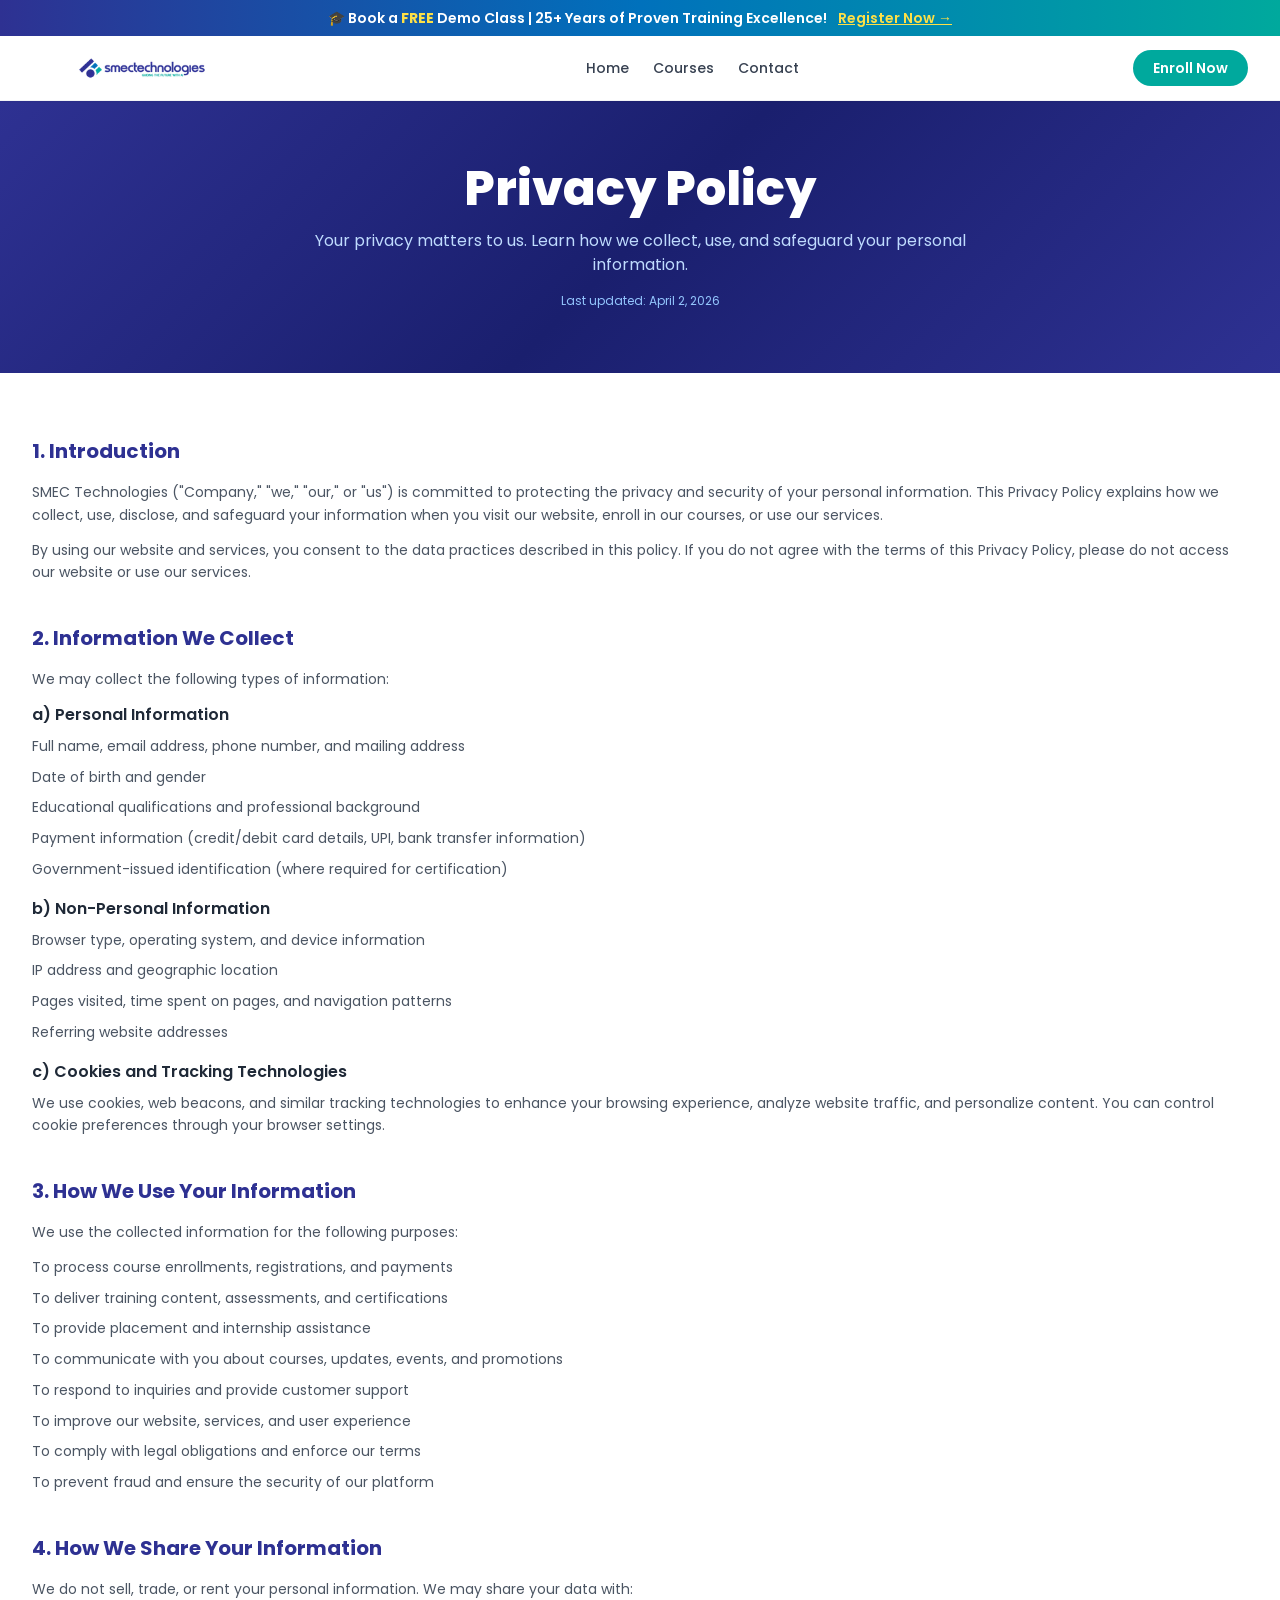
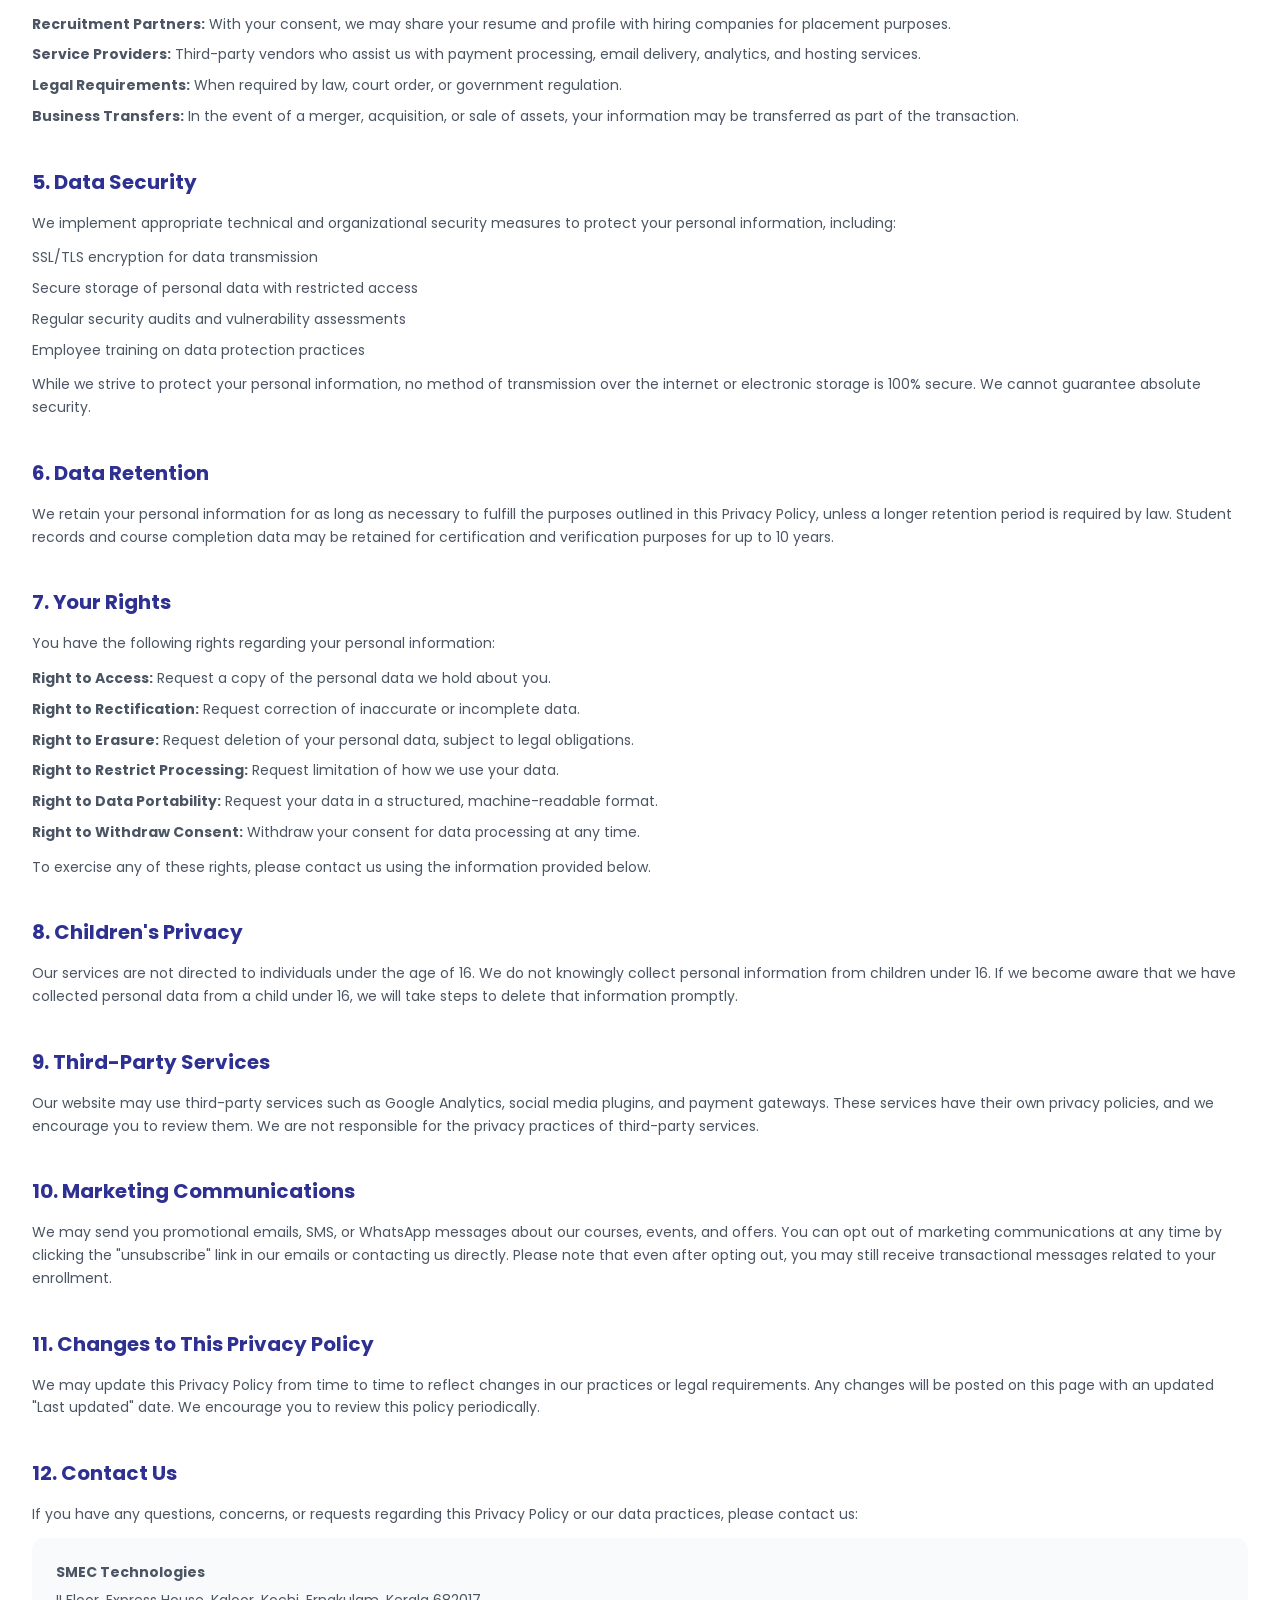
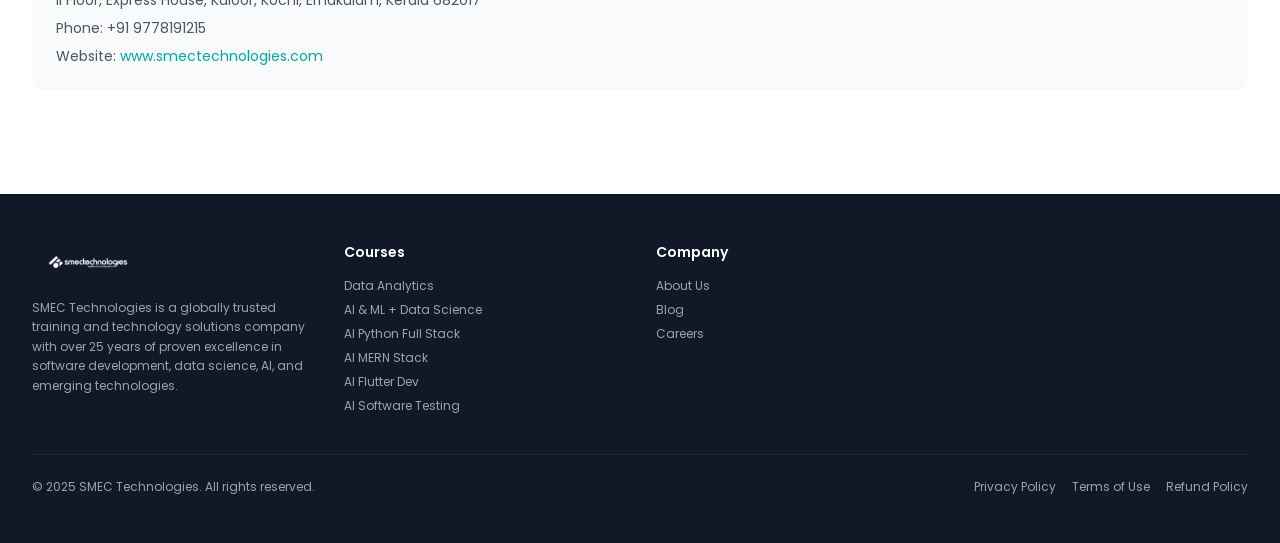
<file: privacy-policy.html>
<!DOCTYPE html>
<html lang="en">
<head>
  <meta charset="UTF-8" />
  <meta name="viewport" content="width=device-width, initial-scale=1.0"/>
  <title>Privacy Policy | SMEC Technologies</title>
  <meta name="description" content="Read the Privacy Policy for SMEC Technologies. Learn how we collect, use, and protect your personal information."/>
  <link rel="preconnect" href="https://fonts.googleapis.com">
  <link rel="preconnect" href="https://fonts.gstatic.com" crossorigin>
  <link rel="stylesheet" href="styles.css">
  <link rel="preload" href="https://fonts.googleapis.com/css2?family=Poppins:wght@400;500;600;700;800&family=Inter:wght@400;500;600&display=swap" as="style" onload="this.onload=null;this.rel='stylesheet'">
  <noscript><link rel="stylesheet" href="https://fonts.googleapis.com/css2?family=Poppins:wght@400;500;600;700;800&family=Inter:wght@400;500;600&display=swap"></noscript>
  <style>
    body { font-family: 'Poppins', sans-serif; }
    .inter { font-family: 'Inter', sans-serif; }
    .hero-gradient { background: linear-gradient(135deg, #2e3192 0%, #1a1f6e 50%, #2e3192 100%); }

    /* Popup Styles */
    .popup-overlay {
      position: fixed; inset: 0; background: rgba(0,0,0,0.6); z-index: 9999;
      display: flex; align-items: center; justify-content: center;
      opacity: 0; visibility: hidden; transition: opacity 0.4s ease, visibility 0.4s ease;
    }
    .popup-overlay.active { opacity: 1; visibility: visible; }
    .popup-card {
      background: white; border-radius: 1.25rem; max-width: 460px; width: 92%; position: relative;
      transform: translateY(30px) scale(0.95); transition: transform 0.4s ease;
      box-shadow: 0 25px 60px rgba(0,0,0,0.3); overflow: hidden;
    }
    .popup-overlay.active .popup-card { transform: translateY(0) scale(1); }
    .popup-header {
      background: linear-gradient(135deg, #2e3192 0%, #0071bc 50%, #00a99d 100%);
      padding: 2rem 2rem 1.5rem; text-align: center; color: white;
    }
    .popup-header h3 { font-size: 1.35rem; font-weight: 800; margin-bottom: 0.4rem; }
    .popup-header p { font-size: 0.8rem; opacity: 0.9; }
    .popup-body { padding: 1.5rem 2rem 2rem; }
    .popup-body input, .popup-body select {
      width: 100%; padding: 0.65rem 0.9rem; border: 1.5px solid #e5e7eb; border-radius: 0.5rem;
      font-size: 0.85rem; font-family: 'Poppins', sans-serif; margin-bottom: 0.75rem;
      transition: border-color 0.2s;
    }
    .popup-body input:focus, .popup-body select:focus { outline: none; border-color: #00a99d; }
    .popup-submit {
      width: 100%; padding: 0.75rem; border: none; border-radius: 2rem; font-weight: 700;
      font-size: 0.9rem; color: white; cursor: pointer; font-family: 'Poppins', sans-serif;
      background: linear-gradient(135deg, #00a99d 0%, #0071bc 100%);
      transition: transform 0.2s, box-shadow 0.2s;
    }
    .popup-submit:hover { transform: translateY(-2px); box-shadow: 0 6px 20px rgba(0,113,188,0.4); }
    .popup-close {
      position: absolute; top: 0.75rem; right: 0.75rem; width: 30px; height: 30px;
      border-radius: 50%; border: none; background: rgba(255,255,255,0.25); color: white;
      font-size: 1.1rem; cursor: pointer; display: flex; align-items: center; justify-content: center;
      transition: background 0.2s;
    }
    .popup-close:hover { background: rgba(255,255,255,0.45); }
  </style>
</head>
<body class="bg-white text-gray-800">

<!-- ===== TOP ANNOUNCEMENT BAR ===== -->
<div class="bg-gradient-to-r from-[#2e3192] via-[#0071bc] to-[#00a99d] text-center text-xs sm:text-sm font-semibold py-2 px-4 text-white">
  🎓 Book a <span class="text-yellow-300 font-bold">FREE</span> Demo Class | 25+ Years of Proven Training Excellence!
  <a href="index.html" class="underline ml-2 text-yellow-300 hover:text-white">Register Now &rarr;</a>
</div>

<!-- ===== NAVBAR ===== -->
<nav class="bg-white shadow-sm sticky top-0 z-50 border-b border-gray-100">
  <div class="max-w-7xl mx-auto px-4 sm:px-6 lg:px-8">
    <div class="flex items-center justify-between h-16">
      <a href="index.html" class="flex items-center">
        <picture>
          <source srcset="logo.webp" type="image/webp">
          <img src="logo.png" alt="SMEC Technologies" class="h-14 sm:h-16 object-contain" width="220" height="98" loading="eager"/>
        </picture>
      </a>
      <div class="hidden md:flex items-center gap-6 text-sm font-medium text-gray-700">
        <a href="index.html" class="hover:text-[#00a99d] transition-colors">Home</a>
        <a href="index.html#courses" class="hover:text-[#00a99d] transition-colors">Courses</a>
        <a href="index.html#contact" class="hover:text-[#00a99d] transition-colors">Contact</a>
      </div>
      <div class="hidden md:flex items-center gap-3">
        <a href="index.html" class="bg-[#00a99d] hover:bg-[#008b82] text-white text-sm font-semibold px-5 py-2 rounded-full transition-colors">Enroll Now</a>
      </div>
      <button class="md:hidden p-2 rounded text-gray-600" onclick="document.getElementById('mob-menu').classList.toggle('hidden')" aria-label="Toggle menu">
        <svg class="w-6 h-6" fill="none" stroke="currentColor" viewBox="0 0 24 24"><path stroke-linecap="round" stroke-linejoin="round" stroke-width="2" d="M4 6h16M4 12h16M4 18h16"/></svg>
      </button>
    </div>
  </div>
  <div id="mob-menu" class="hidden md:hidden bg-white border-t border-gray-100 px-4 py-4 flex flex-col gap-3 text-sm font-medium text-gray-700">
    <a href="index.html">Home</a>
    <a href="index.html#courses">Courses</a>
    <a href="index.html#contact">Contact</a>
    <a href="index.html" class="bg-[#00a99d] text-white text-center py-2 rounded-full font-semibold">Enroll Now</a>
  </div>
</nav>

<main>
<!-- ===== PAGE HEADER ===== -->
<section class="hero-gradient text-white py-12 lg:py-16">
  <div class="max-w-7xl mx-auto px-4 sm:px-6 lg:px-8 text-center">
    <h1 class="text-3xl sm:text-4xl lg:text-5xl font-extrabold leading-tight mb-4">Privacy Policy</h1>
    <p class="text-blue-200 text-sm sm:text-base max-w-2xl mx-auto">Your privacy matters to us. Learn how we collect, use, and safeguard your personal information.</p>
    <p class="text-blue-300 text-xs mt-4">Last updated: April 2, 2026</p>
  </div>
</section>

<!-- ===== PRIVACY CONTENT ===== -->
<section class="py-12 lg:py-16">
  <div class="max-w-4xl mx-auto px-4 sm:px-6 lg:px-8">

    <div class="mb-10">
      <h2 class="text-xl sm:text-2xl font-bold text-[#2e3192] mb-4">1. Introduction</h2>
      <p class="text-sm text-gray-600 leading-relaxed mb-3">SMEC Technologies ("Company," "we," "our," or "us") is committed to protecting the privacy and security of your personal information. This Privacy Policy explains how we collect, use, disclose, and safeguard your information when you visit our website, enroll in our courses, or use our services.</p>
      <p class="text-sm text-gray-600 leading-relaxed">By using our website and services, you consent to the data practices described in this policy. If you do not agree with the terms of this Privacy Policy, please do not access our website or use our services.</p>
    </div>

    <div class="mb-10">
      <h2 class="text-xl sm:text-2xl font-bold text-[#2e3192] mb-4">2. Information We Collect</h2>
      <p class="text-sm text-gray-600 leading-relaxed mb-3">We may collect the following types of information:</p>
      <h3 class="text-base font-semibold text-gray-800 mb-2">a) Personal Information</h3>
      <ul class="list-disc list-inside text-sm text-gray-600 leading-relaxed space-y-2 mb-4">
        <li>Full name, email address, phone number, and mailing address</li>
        <li>Date of birth and gender</li>
        <li>Educational qualifications and professional background</li>
        <li>Payment information (credit/debit card details, UPI, bank transfer information)</li>
        <li>Government-issued identification (where required for certification)</li>
      </ul>
      <h3 class="text-base font-semibold text-gray-800 mb-2">b) Non-Personal Information</h3>
      <ul class="list-disc list-inside text-sm text-gray-600 leading-relaxed space-y-2 mb-4">
        <li>Browser type, operating system, and device information</li>
        <li>IP address and geographic location</li>
        <li>Pages visited, time spent on pages, and navigation patterns</li>
        <li>Referring website addresses</li>
      </ul>
      <h3 class="text-base font-semibold text-gray-800 mb-2">c) Cookies and Tracking Technologies</h3>
      <p class="text-sm text-gray-600 leading-relaxed">We use cookies, web beacons, and similar tracking technologies to enhance your browsing experience, analyze website traffic, and personalize content. You can control cookie preferences through your browser settings.</p>
    </div>

    <div class="mb-10">
      <h2 class="text-xl sm:text-2xl font-bold text-[#2e3192] mb-4">3. How We Use Your Information</h2>
      <p class="text-sm text-gray-600 leading-relaxed mb-3">We use the collected information for the following purposes:</p>
      <ul class="list-disc list-inside text-sm text-gray-600 leading-relaxed space-y-2">
        <li>To process course enrollments, registrations, and payments</li>
        <li>To deliver training content, assessments, and certifications</li>
        <li>To provide placement and internship assistance</li>
        <li>To communicate with you about courses, updates, events, and promotions</li>
        <li>To respond to inquiries and provide customer support</li>
        <li>To improve our website, services, and user experience</li>
        <li>To comply with legal obligations and enforce our terms</li>
        <li>To prevent fraud and ensure the security of our platform</li>
      </ul>
    </div>

    <div class="mb-10">
      <h2 class="text-xl sm:text-2xl font-bold text-[#2e3192] mb-4">4. How We Share Your Information</h2>
      <p class="text-sm text-gray-600 leading-relaxed mb-3">We do not sell, trade, or rent your personal information. We may share your data with:</p>
      <ul class="list-disc list-inside text-sm text-gray-600 leading-relaxed space-y-2">
        <li><strong>Recruitment Partners:</strong> With your consent, we may share your resume and profile with hiring companies for placement purposes.</li>
        <li><strong>Service Providers:</strong> Third-party vendors who assist us with payment processing, email delivery, analytics, and hosting services.</li>
        <li><strong>Legal Requirements:</strong> When required by law, court order, or government regulation.</li>
        <li><strong>Business Transfers:</strong> In the event of a merger, acquisition, or sale of assets, your information may be transferred as part of the transaction.</li>
      </ul>
    </div>

    <div class="mb-10">
      <h2 class="text-xl sm:text-2xl font-bold text-[#2e3192] mb-4">5. Data Security</h2>
      <p class="text-sm text-gray-600 leading-relaxed mb-3">We implement appropriate technical and organizational security measures to protect your personal information, including:</p>
      <ul class="list-disc list-inside text-sm text-gray-600 leading-relaxed space-y-2">
        <li>SSL/TLS encryption for data transmission</li>
        <li>Secure storage of personal data with restricted access</li>
        <li>Regular security audits and vulnerability assessments</li>
        <li>Employee training on data protection practices</li>
      </ul>
      <p class="text-sm text-gray-600 leading-relaxed mt-3">While we strive to protect your personal information, no method of transmission over the internet or electronic storage is 100% secure. We cannot guarantee absolute security.</p>
    </div>

    <div class="mb-10">
      <h2 class="text-xl sm:text-2xl font-bold text-[#2e3192] mb-4">6. Data Retention</h2>
      <p class="text-sm text-gray-600 leading-relaxed">We retain your personal information for as long as necessary to fulfill the purposes outlined in this Privacy Policy, unless a longer retention period is required by law. Student records and course completion data may be retained for certification and verification purposes for up to 10 years.</p>
    </div>

    <div class="mb-10">
      <h2 class="text-xl sm:text-2xl font-bold text-[#2e3192] mb-4">7. Your Rights</h2>
      <p class="text-sm text-gray-600 leading-relaxed mb-3">You have the following rights regarding your personal information:</p>
      <ul class="list-disc list-inside text-sm text-gray-600 leading-relaxed space-y-2">
        <li><strong>Right to Access:</strong> Request a copy of the personal data we hold about you.</li>
        <li><strong>Right to Rectification:</strong> Request correction of inaccurate or incomplete data.</li>
        <li><strong>Right to Erasure:</strong> Request deletion of your personal data, subject to legal obligations.</li>
        <li><strong>Right to Restrict Processing:</strong> Request limitation of how we use your data.</li>
        <li><strong>Right to Data Portability:</strong> Request your data in a structured, machine-readable format.</li>
        <li><strong>Right to Withdraw Consent:</strong> Withdraw your consent for data processing at any time.</li>
      </ul>
      <p class="text-sm text-gray-600 leading-relaxed mt-3">To exercise any of these rights, please contact us using the information provided below.</p>
    </div>

    <div class="mb-10">
      <h2 class="text-xl sm:text-2xl font-bold text-[#2e3192] mb-4">8. Children's Privacy</h2>
      <p class="text-sm text-gray-600 leading-relaxed">Our services are not directed to individuals under the age of 16. We do not knowingly collect personal information from children under 16. If we become aware that we have collected personal data from a child under 16, we will take steps to delete that information promptly.</p>
    </div>

    <div class="mb-10">
      <h2 class="text-xl sm:text-2xl font-bold text-[#2e3192] mb-4">9. Third-Party Services</h2>
      <p class="text-sm text-gray-600 leading-relaxed">Our website may use third-party services such as Google Analytics, social media plugins, and payment gateways. These services have their own privacy policies, and we encourage you to review them. We are not responsible for the privacy practices of third-party services.</p>
    </div>

    <div class="mb-10">
      <h2 class="text-xl sm:text-2xl font-bold text-[#2e3192] mb-4">10. Marketing Communications</h2>
      <p class="text-sm text-gray-600 leading-relaxed">We may send you promotional emails, SMS, or WhatsApp messages about our courses, events, and offers. You can opt out of marketing communications at any time by clicking the "unsubscribe" link in our emails or contacting us directly. Please note that even after opting out, you may still receive transactional messages related to your enrollment.</p>
    </div>

    <div class="mb-10">
      <h2 class="text-xl sm:text-2xl font-bold text-[#2e3192] mb-4">11. Changes to This Privacy Policy</h2>
      <p class="text-sm text-gray-600 leading-relaxed">We may update this Privacy Policy from time to time to reflect changes in our practices or legal requirements. Any changes will be posted on this page with an updated "Last updated" date. We encourage you to review this policy periodically.</p>
    </div>

    <div class="mb-10">
      <h2 class="text-xl sm:text-2xl font-bold text-[#2e3192] mb-4">12. Contact Us</h2>
      <p class="text-sm text-gray-600 leading-relaxed mb-3">If you have any questions, concerns, or requests regarding this Privacy Policy or our data practices, please contact us:</p>
      <div class="bg-gray-50 rounded-xl p-6 text-sm text-gray-600 space-y-2">
        <p><strong>SMEC Technologies</strong></p>
        <p>II Floor, Express House, Kaloor, Kochi, Ernakulam, Kerala 682017</p>
        <p>Phone: +91 9778191215</p>
        <p>Website: <a href="index.html" class="text-[#00a99d] hover:underline">www.smectechnologies.com</a></p>
      </div>
    </div>

  </div>
</section>
</main>

<!-- ===== FOOTER ===== -->
<footer class="bg-gray-900 text-gray-400 py-12">
  <div class="max-w-7xl mx-auto px-4 sm:px-6 lg:px-8">
    <div class="grid grid-cols-2 sm:grid-cols-4 gap-8 mb-10">
      <div class="col-span-2 sm:col-span-1">
        <div class="mb-4">
          <picture>
            <source srcset="logo.webp" type="image/webp">
            <img src="logo.png" alt="SMEC Technologies" class="h-10 object-contain brightness-0 invert" width="112" height="50" loading="lazy"/>
          </picture>
        </div>
        <p class="text-xs leading-relaxed">SMEC Technologies is a globally trusted training and technology solutions company with over 25 years of proven excellence in software development, data science, AI, and emerging technologies.</p>
      </div>
      <div>
        <h4 class="text-white font-semibold text-sm mb-4">Courses</h4>
        <ul class="space-y-2 text-xs">
          <li><a href="#" class="hover:text-[#00a99d] transition-colors">Data Analytics</a></li>
          <li><a href="#" class="hover:text-[#00a99d] transition-colors">AI &amp; ML + Data Science</a></li>
          <li><a href="#" class="hover:text-[#00a99d] transition-colors">AI Python Full Stack</a></li>
          <li><a href="#" class="hover:text-[#00a99d] transition-colors">AI MERN Stack</a></li>
          <li><a href="#" class="hover:text-[#00a99d] transition-colors">AI Flutter Dev</a></li>
          <li><a href="#" class="hover:text-[#00a99d] transition-colors">AI Software Testing</a></li>
        </ul>
      </div>
      <div>
        <h4 class="text-white font-semibold text-sm mb-4">Company</h4>
        <ul class="space-y-2 text-xs">
          <li><a href="index.html" class="hover:text-[#00a99d] transition-colors">About Us</a></li>
          <li><a href="#" class="hover:text-[#00a99d] transition-colors">Blog</a></li>
          <li><a href="#" class="hover:text-[#00a99d] transition-colors">Careers</a></li>
        </ul>
      </div>
    </div>
    <div class="border-t border-gray-800 pt-6 flex flex-col sm:flex-row items-center justify-between gap-3 text-xs">
      <p>&copy; 2025 SMEC Technologies. All rights reserved.</p>
      <div class="flex gap-4">
        <a href="privacy-policy.html" class="hover:text-[#00a99d] transition-colors">Privacy Policy</a>
        <a href="terms-and-conditions.html" class="hover:text-[#00a99d] transition-colors">Terms of Use</a>
        <a href="#" class="hover:text-[#00a99d] transition-colors">Refund Policy</a>
      </div>
    </div>
  </div>
</footer>

<!-- ===== POPUP FORM ===== -->
<div class="popup-overlay" id="popupOverlay">
  <div class="popup-card">
    <button class="popup-close" onclick="closePopup()" aria-label="Close popup">&times;</button>
    <div class="popup-header">
      <div class="text-3xl mb-2">🎓</div>
      <h3>Get a Free Career Consultation</h3>
      <p>Fill in your details and our counsellor will reach out to you!</p>
    </div>
    <div class="popup-body">
      <input type="text" id="popupName" placeholder="Full Name" required />
      <input type="email" id="popupEmail" placeholder="Email Address" required />
      <input type="tel" id="popupPhone" placeholder="Phone Number" required />
      <select id="popupCourse">
        <option value="" disabled selected>Select a Course</option>
        <option value="data-science">Data Science, AI & ML with Gen AI</option>
        <option value="python-fullstack">Python Full Stack with Gen AI</option>
        <option value="mern-stack">ME(A)RN Stack with Gen AI</option>
        <option value="flutter">Flutter Development with Gen AI</option>
        <option value="uiux">UI/UX Designing with Gen AI</option>
        <option value="software-testing">Software Testing with Gen AI</option>
        <option value="data-analytics">Data Analytics</option>
      </select>
      <button class="popup-submit" onclick="submitPopup()">Book Free Demo Class &rarr;</button>
      <p class="text-center text-xs text-gray-400 mt-3">We respect your privacy. No spam, ever.</p>
    </div>
  </div>
</div>

<script>
  // Show popup after 4 seconds
  setTimeout(function() {
    var popup = document.getElementById('popupOverlay');
    if (!sessionStorage.getItem('popupClosed')) {
      popup.classList.add('active');
    }
  }, 4000);

  function closePopup() {
    document.getElementById('popupOverlay').classList.remove('active');
    sessionStorage.setItem('popupClosed', 'true');
  }

  // Close on overlay click
  document.getElementById('popupOverlay').addEventListener('click', function(e) {
    if (e.target === this) closePopup();
  });

  // Close on Escape key
  document.addEventListener('keydown', function(e) {
    if (e.key === 'Escape') closePopup();
  });

  function submitPopup() {
    var name = document.getElementById('popupName').value.trim();
    var email = document.getElementById('popupEmail').value.trim();
    var phone = document.getElementById('popupPhone').value.trim();
    var course = document.getElementById('popupCourse').value;
    if (!name || !email || !phone || !course) {
      alert('Please fill in all fields.');
      return;
    }
    alert('Thank you, ' + name + '! Our team will contact you shortly.');
    closePopup();
  }
</script>
</body>
</html>
</file>
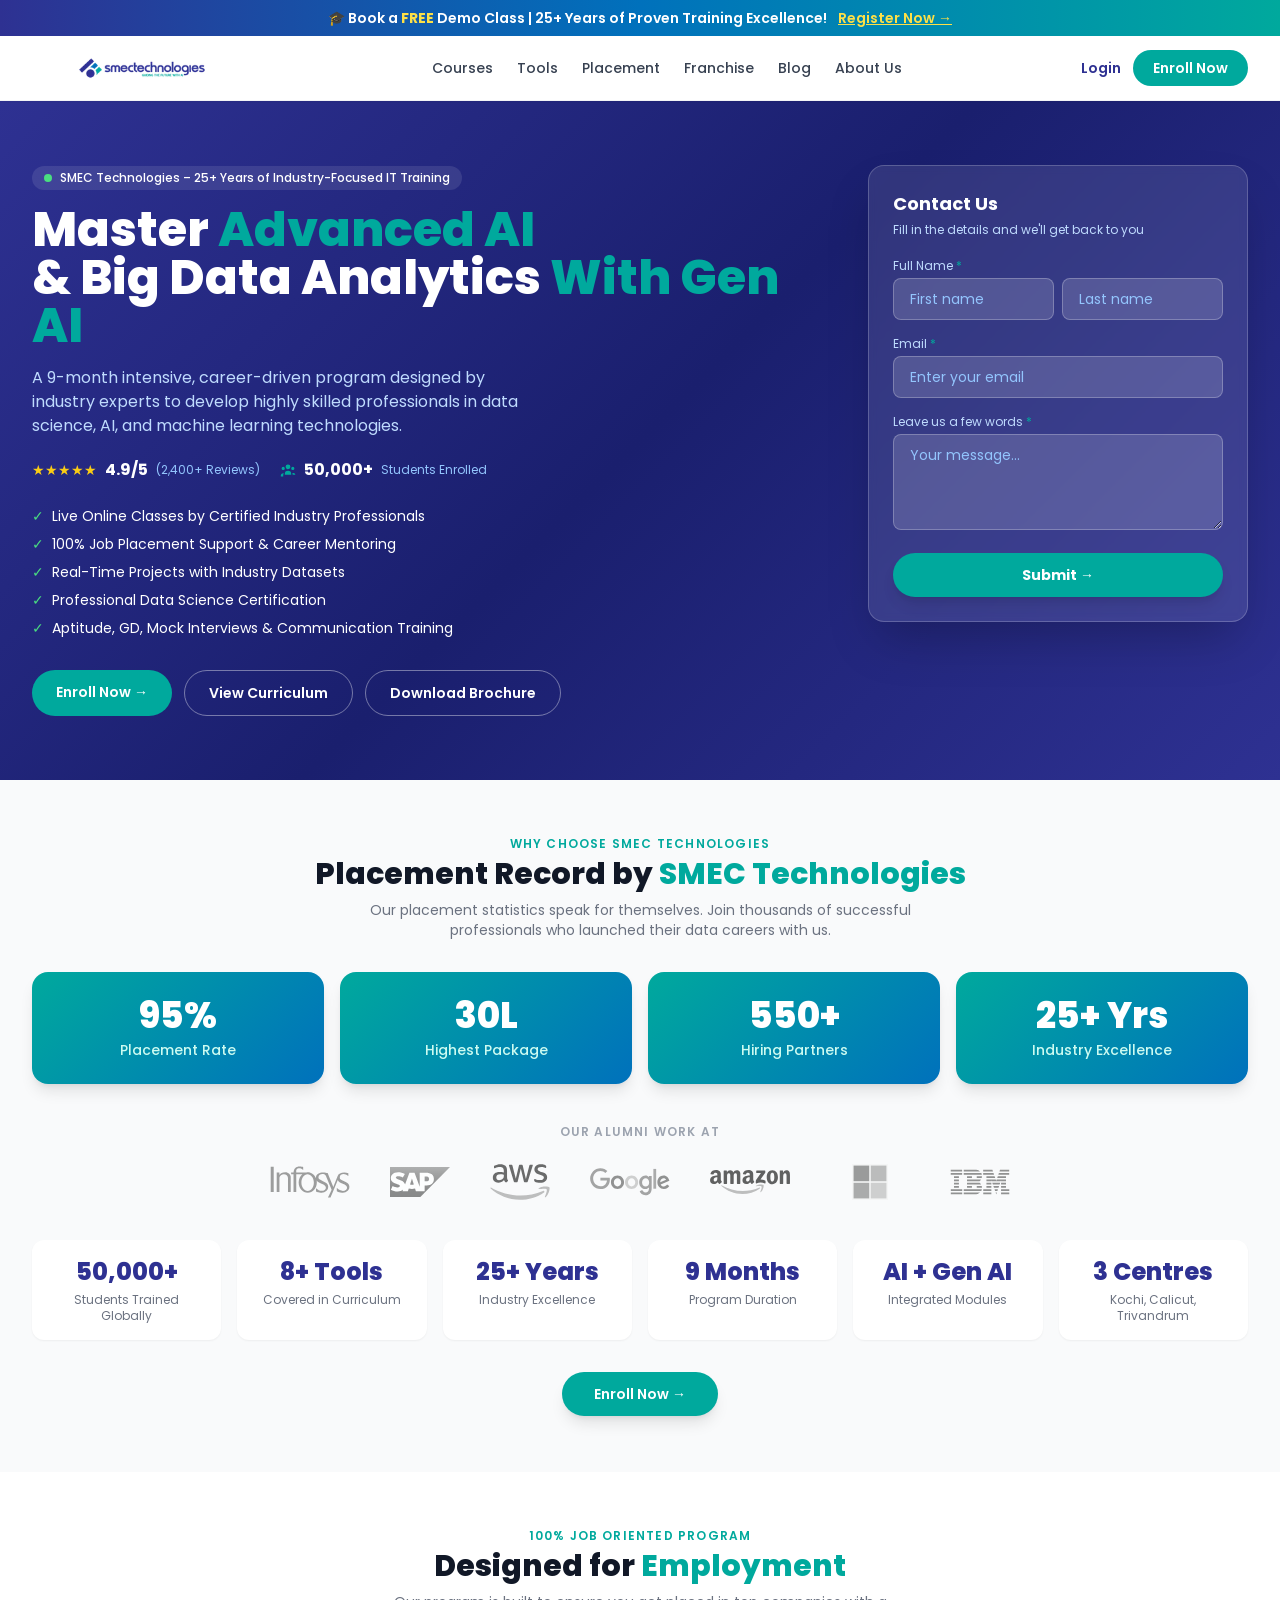
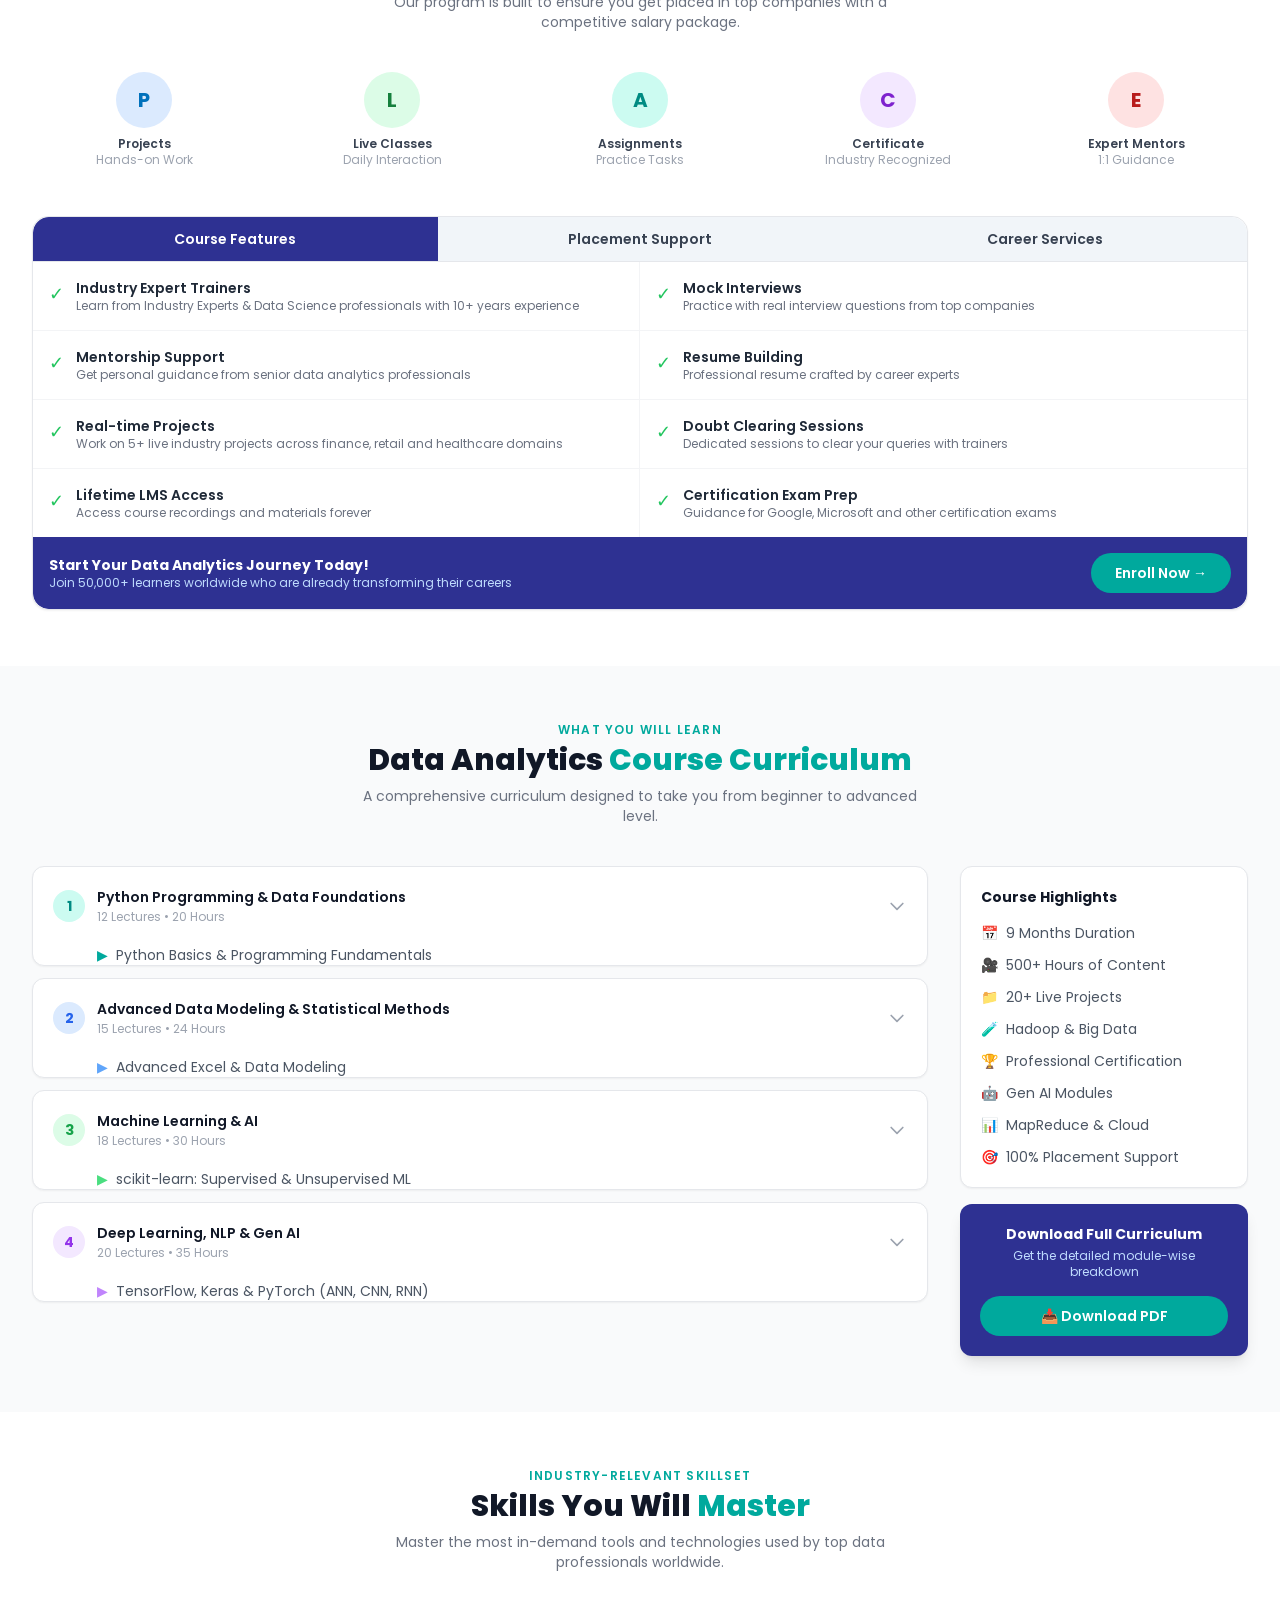
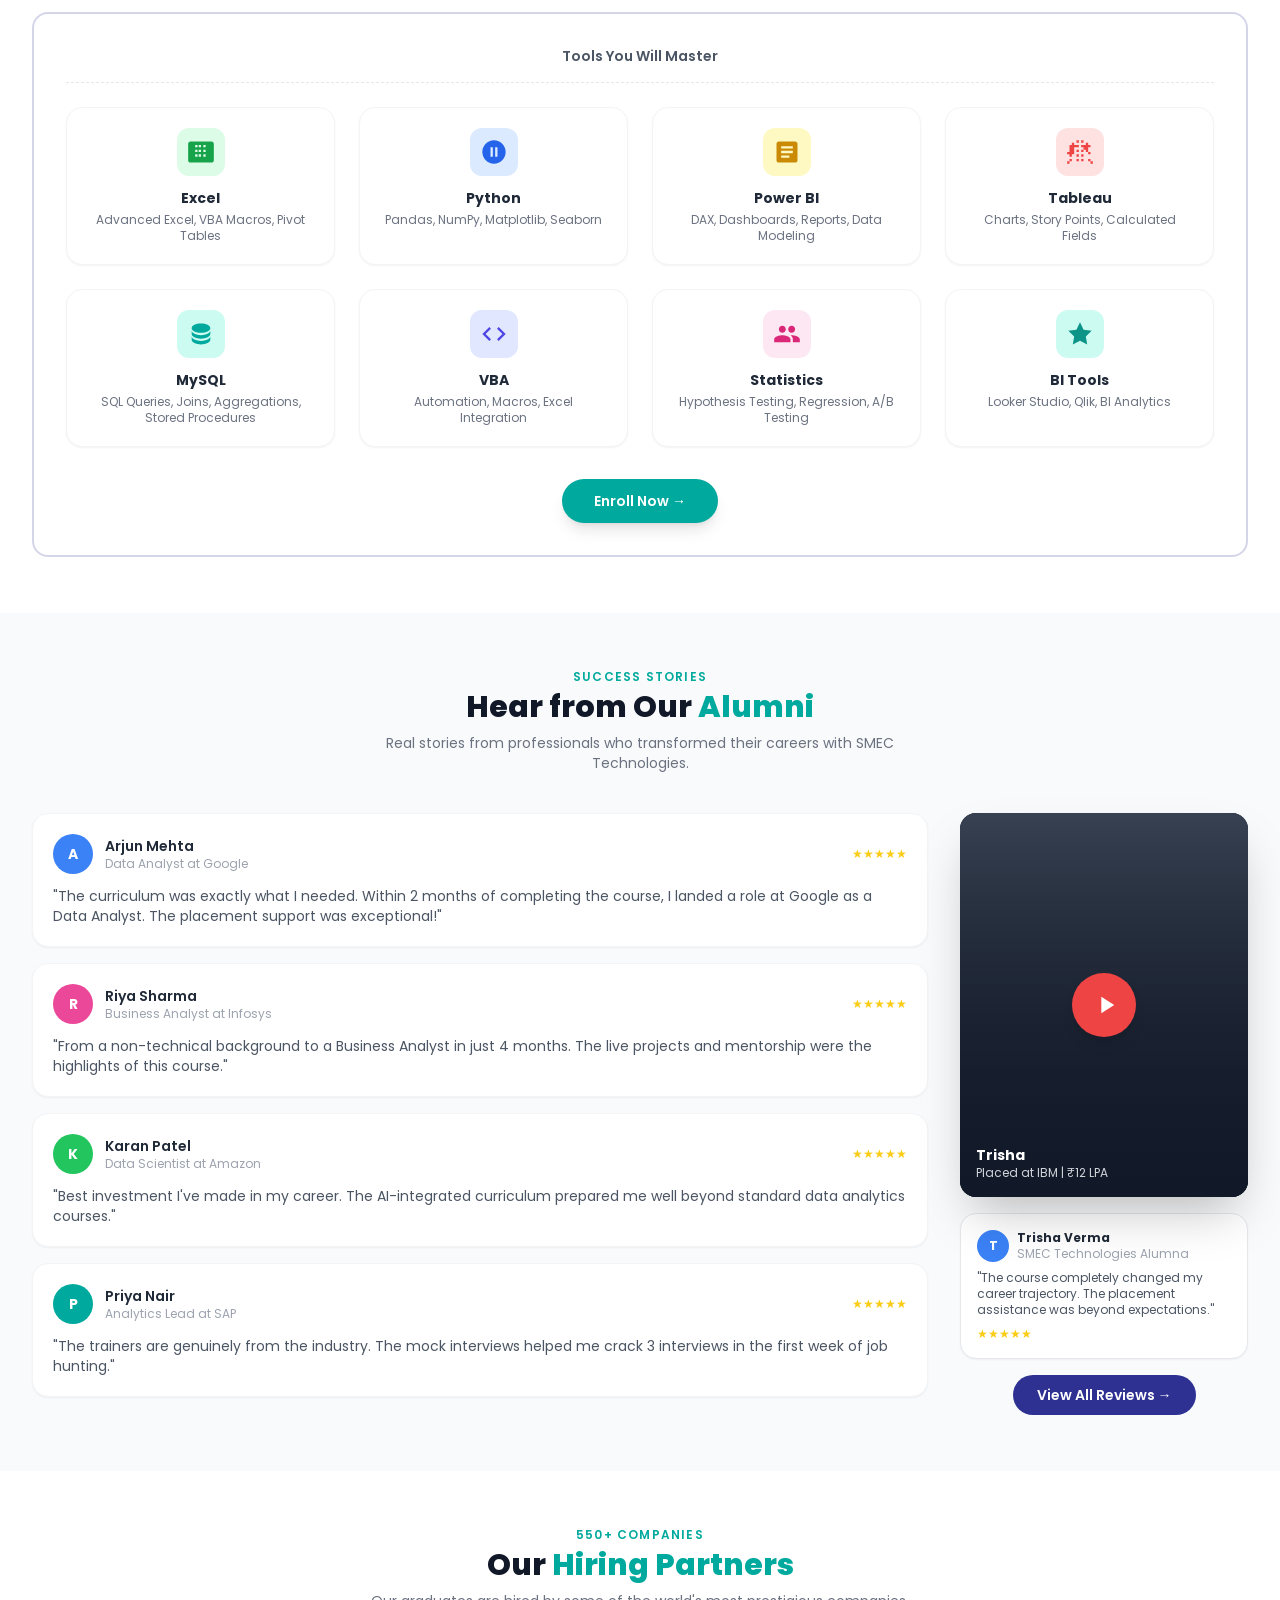
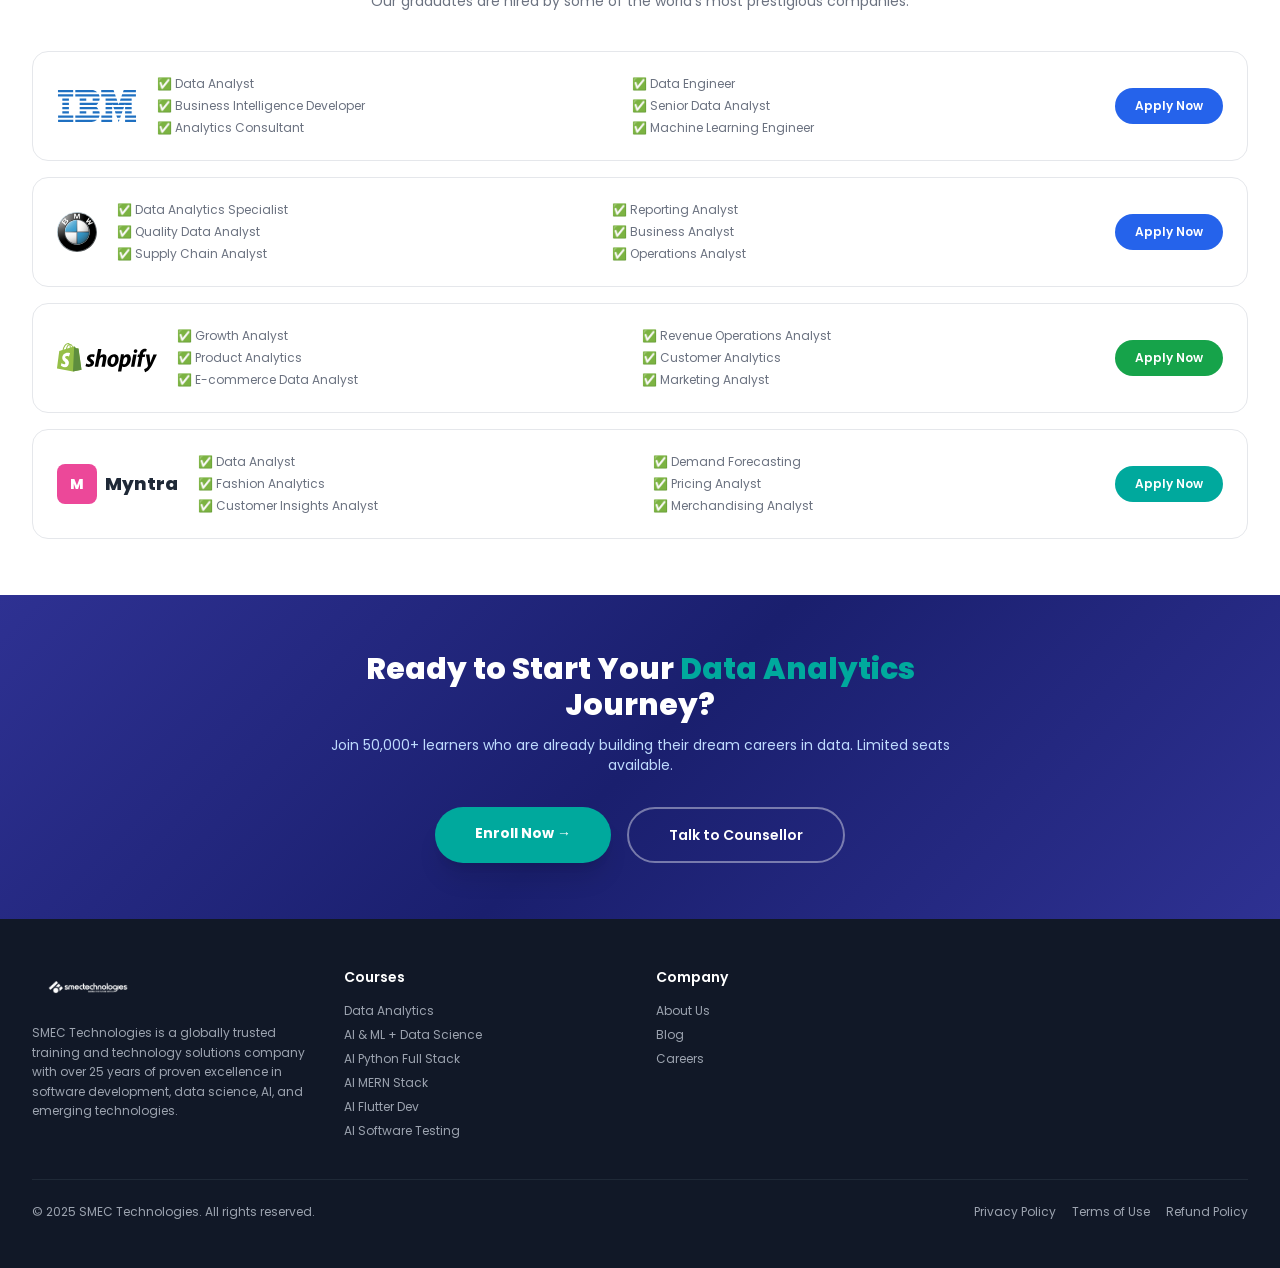
<file: smec.html>
<!DOCTYPE html>
<html lang="en">
<head>
  <meta charset="UTF-8" />
  <meta name="viewport" content="width=device-width, initial-scale=1.0"/>
  <title>Master in Advanced AI &amp; Big Data Analytics with Gen AI | SMEC Technologies – 25+ Years of Excellence</title>
  <meta name="description" content="Master Advanced AI, Big Data Analytics &amp; Gen AI with SMEC Technologies. 25+ years of industry excellence. Job placement support, real-time projects, expert mentors. Centres in Kochi, Calicut &amp; Trivandrum."/>
  <meta name="keywords" content="data science course Kerala, AI ML training, big data analytics, SMEC Technologies, data science Kochi, machine learning course, Gen AI training, Python course, TensorFlow training, placement support Kerala"/>
  <link rel="preconnect" href="https://fonts.googleapis.com">
  <link rel="preconnect" href="https://fonts.gstatic.com" crossorigin>
  <link rel="stylesheet" href="styles.css">
  <link rel="preload" href="https://fonts.googleapis.com/css2?family=Poppins:wght@400;500;600;700;800&family=Inter:wght@400;500;600&display=swap" as="style" onload="this.onload=null;this.rel='stylesheet'">
  <noscript><link rel="stylesheet" href="https://fonts.googleapis.com/css2?family=Poppins:wght@400;500;600;700;800&family=Inter:wght@400;500;600&display=swap"></noscript>
  <style>
    body { font-family: 'Poppins', sans-serif; }
    .inter { font-family: 'Inter', sans-serif; }
    .hero-gradient { background: linear-gradient(135deg, #2e3192 0%, #1a1f6e 50%, #2e3192 100%); }
    .orange-gradient { background: linear-gradient(135deg, #00a99d 0%, #0071bc 100%); }
    .stat-card { background: linear-gradient(135deg, #00a99d 0%, #0071bc 100%); }
    .tab-active { background: #2e3192; color: white; }
    .tab-inactive { background: #f1f5f9; color: #374151; }
    .tool-card { transition: transform 0.2s, box-shadow 0.2s; }
    .tool-card:hover { transform: translateY(-4px); box-shadow: 0 10px 30px rgba(0,0,0,0.1); }
    .accordion-content { max-height: 0; overflow: hidden; transition: max-height 0.3s ease; }
    .accordion-content.open { max-height: 500px; }
    .chevron { transition: transform 0.3s; }
    .chevron.open { transform: rotate(180deg); }
    .hiring-card { border: 1px solid #e5e7eb; transition: box-shadow 0.2s; }
    .hiring-card:hover { box-shadow: 0 8px 25px rgba(0,0,0,0.08); }
    @keyframes fadeInUp { from { opacity: 0; transform: translateY(20px); } to { opacity: 1; transform: translateY(0); } }
    .fade-in { animation: fadeInUp 0.6s ease forwards; }

    /* Popup Styles */
    .popup-overlay {
      position: fixed; inset: 0; background: rgba(0,0,0,0.6); z-index: 9999;
      display: flex; align-items: center; justify-content: center;
      opacity: 0; visibility: hidden; transition: opacity 0.4s ease, visibility 0.4s ease;
    }
    .popup-overlay.active { opacity: 1; visibility: visible; }
    .popup-card {
      background: white; border-radius: 1.25rem; max-width: 460px; width: 92%; position: relative;
      transform: translateY(30px) scale(0.95); transition: transform 0.4s ease;
      box-shadow: 0 25px 60px rgba(0,0,0,0.3); overflow: hidden;
    }
    .popup-overlay.active .popup-card { transform: translateY(0) scale(1); }
    .popup-header-box {
      background: linear-gradient(135deg, #2e3192 0%, #0071bc 50%, #00a99d 100%);
      padding: 2rem 2rem 1.5rem; text-align: center; color: white;
    }
    .popup-header-box h3 { font-size: 1.35rem; font-weight: 800; margin-bottom: 0.4rem; }
    .popup-header-box p { font-size: 0.8rem; opacity: 0.9; }
    .popup-body { padding: 1.5rem 2rem 2rem; }
    .popup-body input, .popup-body select {
      width: 100%; padding: 0.65rem 0.9rem; border: 1.5px solid #e5e7eb; border-radius: 0.5rem;
      font-size: 0.85rem; font-family: 'Poppins', sans-serif; margin-bottom: 0.75rem;
      transition: border-color 0.2s;
    }
    .popup-body input:focus, .popup-body select:focus { outline: none; border-color: #00a99d; }
    .popup-submit {
      width: 100%; padding: 0.75rem; border: none; border-radius: 2rem; font-weight: 700;
      font-size: 0.9rem; color: white; cursor: pointer; font-family: 'Poppins', sans-serif;
      background: linear-gradient(135deg, #00a99d 0%, #0071bc 100%);
      transition: transform 0.2s, box-shadow 0.2s;
    }
    .popup-submit:hover { transform: translateY(-2px); box-shadow: 0 6px 20px rgba(0,113,188,0.4); }
    .popup-close {
      position: absolute; top: 0.75rem; right: 0.75rem; width: 30px; height: 30px;
      border-radius: 50%; border: none; background: rgba(255,255,255,0.25); color: white;
      font-size: 1.1rem; cursor: pointer; display: flex; align-items: center; justify-content: center;
      transition: background 0.2s;
    }
    .popup-close:hover { background: rgba(255,255,255,0.45); }
  </style>
</head>
<body class="bg-white text-gray-800">

<!-- ===== TOP ANNOUNCEMENT BAR ===== -->
<div class="bg-gradient-to-r from-[#2e3192] via-[#0071bc] to-[#00a99d] text-center text-xs sm:text-sm font-semibold py-2 px-4 text-white">
  🎓 Book a <span class="text-yellow-300 font-bold">FREE</span> Demo Class | 25+ Years of Proven Training Excellence!
  <a href="#" class="underline ml-2 text-yellow-300 hover:text-white">Register Now →</a>
</div>

<!-- ===== NAVBAR ===== -->
<nav class="bg-white shadow-sm sticky top-0 z-50 border-b border-gray-100">
  <div class="max-w-7xl mx-auto px-4 sm:px-6 lg:px-8">
    <div class="flex items-center justify-between h-16">
      <!-- Logo -->
      <a href="#" class="flex items-center">
        <picture>
            <source srcset="logo.webp" type="image/webp">
            <img src="logo.png" alt="SMEC Technologies" class="h-14 sm:h-16 object-contain" width="220" height="98" loading="eager"/>
        </picture>
      </a>
      <!-- Desktop Nav -->
      <div class="hidden md:flex items-center gap-6 text-sm font-medium text-gray-700">
        <a href="#" class="hover:text-[#00a99d] transition-colors">Courses</a>
        <a href="#" class="hover:text-[#00a99d] transition-colors">Tools</a>
        <a href="#" class="hover:text-[#00a99d] transition-colors">Placement</a>
        <a href="#" class="hover:text-[#00a99d] transition-colors">Franchise</a>
        <a href="#" class="hover:text-[#00a99d] transition-colors">Blog</a>
        <a href="#" class="hover:text-[#00a99d] transition-colors">About Us</a>
      </div>
      <!-- CTA -->
      <div class="hidden md:flex items-center gap-3">
        <a href="#" class="text-sm font-semibold text-[#2e3192] hover:text-[#00a99d]">Login</a>
        <a href="#enroll" class="bg-[#00a99d] hover:bg-[#008b82] text-white text-sm font-semibold px-5 py-2 rounded-full transition-colors">Enroll Now</a>
      </div>
      <!-- Mobile hamburger -->
      <button class="md:hidden p-2 rounded text-gray-600" onclick="document.getElementById('mob-menu').classList.toggle('hidden')" aria-label="Toggle menu">
        <svg class="w-6 h-6" fill="none" stroke="currentColor" viewBox="0 0 24 24"><path stroke-linecap="round" stroke-linejoin="round" stroke-width="2" d="M4 6h16M4 12h16M4 18h16"/></svg>
      </button>
    </div>
  </div>
  <!-- Mobile menu -->
  <div id="mob-menu" class="hidden md:hidden bg-white border-t border-gray-100 px-4 py-4 flex flex-col gap-3 text-sm font-medium text-gray-700">
    <a href="#">Courses</a><a href="#">Tools</a><a href="#">Placement</a>
    <a href="#">Franchise</a><a href="#">Blog</a><a href="#">About Us</a>
    <a href="#enroll" class="bg-[#00a99d] text-white text-center py-2 rounded-full font-semibold">Enroll Now</a>
  </div>
</nav>

<main>
<!-- ===== HERO SECTION ===== -->
<section class="hero-gradient text-white py-12 lg:py-16">
  <div class="max-w-7xl mx-auto px-4 sm:px-6 lg:px-8">
    <div class="flex flex-col lg:flex-row items-start gap-10">
      <!-- Left Content -->
      <div class="flex-1 fade-in">
        <div class="inline-flex items-center gap-2 bg-white/10 rounded-full px-3 py-1 text-xs font-medium mb-4">
          <span class="w-2 h-2 bg-green-400 rounded-full animate-pulse"></span>
          <span>SMEC Technologies – 25+ Years of Industry-Focused IT Training</span>
        </div>
        <h1 class="text-3xl sm:text-4xl lg:text-5xl font-extrabold leading-tight mb-4">
          Master <span class="text-[#00a99d]">Advanced AI</span><br/>&amp; Big Data Analytics <span class="text-[#00a99d]">With Gen AI</span>
        </h1>
        <p class="text-blue-200 text-sm sm:text-base mb-5 leading-relaxed max-w-lg">
          A 9-month intensive, career-driven program designed by industry experts to develop highly skilled professionals in data science, AI, and machine learning technologies.
        </p>
        <!-- Rating + Students -->
        <div class="flex flex-wrap items-center gap-5 mb-6">
          <div class="flex items-center gap-1">
            <div class="flex text-yellow-400 text-sm">★★★★★</div>
            <span class="font-bold text-white ml-1">4.9/5</span>
            <span class="text-blue-300 text-xs ml-1">(2,400+ Reviews)</span>
          </div>
          <div class="flex items-center gap-2">
            <svg class="w-4 h-4 text-[#00a99d]" fill="currentColor" viewBox="0 0 20 20"><path d="M13 6a3 3 0 11-6 0 3 3 0 016 0zM18 8a2 2 0 11-4 0 2 2 0 014 0zM14 15a4 4 0 00-8 0v1h8v-1zM6 8a2 2 0 11-4 0 2 2 0 014 0zM16 18v-1a5.972 5.972 0 00-.75-2.906A3.005 3.005 0 0119 15v1h-3zM4.75 14.094A5.973 5.973 0 004 17v1H1v-1a3 3 0 013.75-2.906z"/></svg>
            <span class="font-bold text-white">50,000+</span>
            <span class="text-blue-300 text-xs">Students Enrolled</span>
          </div>
        </div>
        <!-- Features List -->
        <ul class="space-y-2 mb-8 text-sm">
          <li class="flex items-center gap-2"><span class="text-green-400">✓</span> Live Online Classes by Certified Industry Professionals</li>
          <li class="flex items-center gap-2"><span class="text-green-400">✓</span> 100% Job Placement Support &amp; Career Mentoring</li>
          <li class="flex items-center gap-2"><span class="text-green-400">✓</span> Real-Time Projects with Industry Datasets</li>
          <li class="flex items-center gap-2"><span class="text-green-400">✓</span> Professional Data Science Certification</li>
          <li class="flex items-center gap-2"><span class="text-green-400">✓</span> Aptitude, GD, Mock Interviews &amp; Communication Training</li>
        </ul>
        <!-- Action Buttons -->
        <div class="flex flex-wrap gap-3">
          <a href="#enroll" class="bg-[#00a99d] hover:bg-[#008b82] text-white font-semibold px-6 py-3 rounded-full transition-colors text-sm">
            Enroll Now →
          </a>
          <a href="#curriculum" class="border border-white/40 hover:bg-white/10 text-white font-semibold px-6 py-3 rounded-full transition-colors text-sm">
            View Curriculum
          </a>
          <a href="#" class="border border-white/40 hover:bg-white/10 text-white font-semibold px-6 py-3 rounded-full transition-colors text-sm">
            Download Brochure
          </a>
        </div>
      </div>

      <!-- Right: Contact Form -->
      <div id="enroll" class="w-full lg:w-[380px] bg-white/10 backdrop-blur-sm border border-white/20 rounded-2xl p-6 shadow-2xl flex-shrink-0">
        <h3 class="text-lg font-bold text-white mb-1">Contact Us</h3>
        <p class="text-blue-200 text-xs mb-5">Fill in the details and we'll get back to you</p>
        <form action='https://forms.zohopublic.in/edusmectechnologiesgm1/form/ContactUs/formperma/4s14B3scRRGdxjDnQYTwVBCHUHDzUOomQTVqApIyJrI/htmlRecords/submit' name='form' id='form' method='POST' accept-charset='UTF-8' enctype='multipart/form-data' class="space-y-4">
          <input type="hidden" name="zf_referrer_name" value="">
          <input type="hidden" name="zf_redirect_url" value="">
          <input type="hidden" name="zc_gad" value="">
          <div>
            <label class="text-xs text-blue-200 block mb-1">Full Name <span class="text-[#00a99d]">*</span></label>
            <div class="flex gap-2">
              <div class="flex-1">
                <input type="text" maxlength="255" name="Name_First" fieldType=7 placeholder="First name" class="w-full bg-white/15 border border-white/25 rounded-lg px-4 py-2.5 text-sm text-white placeholder-blue-300 focus:outline-none focus:border-[#00a99d] transition"/>
              </div>
              <div class="flex-1">
                <input type="text" maxlength="255" name="Name_Last" fieldType=7 placeholder="Last name" class="w-full bg-white/15 border border-white/25 rounded-lg px-4 py-2.5 text-sm text-white placeholder-blue-300 focus:outline-none focus:border-[#00a99d] transition"/>
              </div>
            </div>
          </div>
          <div>
            <label class="text-xs text-blue-200 block mb-1">Email <span class="text-[#00a99d]">*</span></label>
            <input type="text" maxlength="255" name="Email" value="" fieldType=9 placeholder="Enter your email" class="w-full bg-white/15 border border-white/25 rounded-lg px-4 py-2.5 text-sm text-white placeholder-blue-300 focus:outline-none focus:border-[#00a99d] transition"/>
          </div>
          <div>
            <label class="text-xs text-blue-200 block mb-1">Leave us a few words <span class="text-[#00a99d]">*</span></label>
            <textarea name="MultiLine" maxlength="65535" placeholder="Your message..." class="w-full bg-white/15 border border-white/25 rounded-lg px-4 py-2.5 text-sm text-white placeholder-blue-300 focus:outline-none focus:border-[#00a99d] transition resize-none h-24"></textarea>
          </div>
          <button type="submit" class="w-full bg-[#00a99d] hover:bg-[#008b82] text-white font-bold py-3 rounded-full text-sm transition-colors shadow-lg">
            Submit →
          </button>
        </form>
      </div>
    </div>
  </div>
</section>

<!-- ===== PLACEMENT RECORD SECTION ===== -->
<section class="bg-gray-50 py-14">
  <div class="max-w-7xl mx-auto px-4 sm:px-6 lg:px-8">
    <div class="text-center mb-8">
      <div class="text-[#00a99d] text-xs font-semibold tracking-widest uppercase mb-1">WHY CHOOSE SMEC TECHNOLOGIES</div>
      <h2 class="text-2xl sm:text-3xl font-extrabold text-gray-900">Placement Record by <span class="text-[#00a99d]">SMEC Technologies</span></h2>
      <p class="text-gray-500 text-sm mt-2 max-w-xl mx-auto">Our placement statistics speak for themselves. Join thousands of successful professionals who launched their data careers with us.</p>
    </div>
    <!-- Stats Cards -->
    <div class="grid grid-cols-2 lg:grid-cols-4 gap-4 mb-10">
      <div class="stat-card rounded-2xl p-6 text-white text-center shadow-lg">
        <div class="text-4xl font-extrabold">95%</div>
        <div class="text-sm font-medium mt-1 text-teal-100">Placement Rate</div>
      </div>
      <div class="stat-card rounded-2xl p-6 text-white text-center shadow-lg">
        <div class="text-4xl font-extrabold">30L</div>
        <div class="text-sm font-medium mt-1 text-teal-100">Highest Package</div>
      </div>
      <div class="stat-card rounded-2xl p-6 text-white text-center shadow-lg">
        <div class="text-4xl font-extrabold">550+</div>
        <div class="text-sm font-medium mt-1 text-teal-100">Hiring Partners</div>
      </div>
      <div class="stat-card rounded-2xl p-6 text-white text-center shadow-lg">
        <div class="text-4xl font-extrabold">25+ Yrs</div>
        <div class="text-sm font-medium mt-1 text-teal-100">Industry Excellence</div>
      </div>
    </div>
    <!-- Company Logos -->
    <p class="text-center text-gray-400 text-xs font-semibold uppercase tracking-widest mb-6">Our Alumni Work At</p>
    <div class="flex flex-wrap justify-center items-center gap-6 sm:gap-10 opacity-70">
      <img src="img/infosys.svg" alt="Infosys" class="h-7 sm:h-9 object-contain grayscale hover:grayscale-0 transition" width="80" height="36" loading="lazy"/>
      <img src="img/sap.svg" alt="SAP" class="h-7 sm:h-9 object-contain grayscale hover:grayscale-0 transition" width="60" height="36" loading="lazy"/>
      <img src="img/aws.svg" alt="AWS" class="h-7 sm:h-9 object-contain grayscale hover:grayscale-0 transition" width="60" height="36" loading="lazy"/>
      <img src="img/google.svg" alt="Google" class="h-7 sm:h-9 object-contain grayscale hover:grayscale-0 transition" width="80" height="36" loading="lazy"/>
      <img src="img/amazon.svg" alt="Amazon" class="h-7 sm:h-9 object-contain grayscale hover:grayscale-0 transition" width="80" height="36" loading="lazy"/>
      <img src="img/microsoft.svg" alt="Microsoft" class="h-7 sm:h-9 object-contain grayscale hover:grayscale-0 transition" width="80" height="36" loading="lazy"/>
      <img src="img/ibm.svg" alt="IBM" class="h-7 sm:h-9 object-contain grayscale hover:grayscale-0 transition" width="60" height="36" loading="lazy"/>
    </div>
    <!-- Second Stats Row -->
    <div class="mt-10 grid grid-cols-2 sm:grid-cols-3 lg:grid-cols-6 gap-4 text-center">
      <div class="bg-white rounded-xl p-4 shadow-sm">
        <div class="text-2xl font-extrabold text-[#2e3192]">50,000+</div>
        <div class="text-xs text-gray-500 mt-1">Students Trained Globally</div>
      </div>
      <div class="bg-white rounded-xl p-4 shadow-sm">
        <div class="text-2xl font-extrabold text-[#2e3192]">8+ Tools</div>
        <div class="text-xs text-gray-500 mt-1">Covered in Curriculum</div>
      </div>
      <div class="bg-white rounded-xl p-4 shadow-sm">
        <div class="text-2xl font-extrabold text-[#2e3192]">25+ Years</div>
        <div class="text-xs text-gray-500 mt-1">Industry Excellence</div>
      </div>
      <div class="bg-white rounded-xl p-4 shadow-sm">
        <div class="text-2xl font-extrabold text-[#2e3192]">9 Months</div>
        <div class="text-xs text-gray-500 mt-1">Program Duration</div>
      </div>
      <div class="bg-white rounded-xl p-4 shadow-sm">
        <div class="text-2xl font-extrabold text-[#2e3192]">AI + Gen AI</div>
        <div class="text-xs text-gray-500 mt-1">Integrated Modules</div>
      </div>
      <div class="bg-white rounded-xl p-4 shadow-sm">
        <div class="text-2xl font-extrabold text-[#2e3192]">3 Centres</div>
        <div class="text-xs text-gray-500 mt-1">Kochi, Calicut, Trivandrum</div>
      </div>
    </div>
    <div class="text-center mt-8">
      <a href="#enroll" class="bg-[#00a99d] hover:bg-[#008b82] text-white font-semibold px-8 py-3 rounded-full text-sm transition-colors inline-block shadow-lg">
        Enroll Now →
      </a>
    </div>
  </div>
</section>

<!-- ===== DESIGNED FOR EMPLOYMENT ===== -->
<section class="py-14 bg-white">
  <div class="max-w-7xl mx-auto px-4 sm:px-6 lg:px-8">
    <div class="text-center mb-10">
      <div class="text-[#00a99d] text-xs font-semibold tracking-widest uppercase mb-1">100% JOB ORIENTED PROGRAM</div>
      <h2 class="text-2xl sm:text-3xl font-extrabold text-gray-900">Designed for <span class="text-[#00a99d]">Employment</span></h2>
      <p class="text-gray-500 text-sm mt-2 max-w-xl mx-auto">Our program is built to ensure you get placed in top companies with a competitive salary package.</p>
    </div>
    <!-- Icons Row -->
    <div class="grid grid-cols-3 sm:grid-cols-5 gap-6 text-center mb-12">
      <div>
        <div class="w-14 h-14 bg-blue-100 rounded-full flex items-center justify-center mx-auto mb-2">
          <span class="text-[#0071bc] text-xl font-bold">P</span>
        </div>
        <p class="text-xs font-semibold text-gray-700">Projects</p>
        <p class="text-xs text-gray-400">Hands-on Work</p>
      </div>
      <div>
        <div class="w-14 h-14 bg-green-100 rounded-full flex items-center justify-center mx-auto mb-2">
          <span class="text-green-700 text-xl font-bold">L</span>
        </div>
        <p class="text-xs font-semibold text-gray-700">Live Classes</p>
        <p class="text-xs text-gray-400">Daily Interaction</p>
      </div>
      <div>
        <div class="w-14 h-14 bg-teal-100 rounded-full flex items-center justify-center mx-auto mb-2">
          <span class="text-[#008b82] text-xl font-bold">A</span>
        </div>
        <p class="text-xs font-semibold text-gray-700">Assignments</p>
        <p class="text-xs text-gray-400">Practice Tasks</p>
      </div>
      <div>
        <div class="w-14 h-14 bg-purple-100 rounded-full flex items-center justify-center mx-auto mb-2">
          <span class="text-purple-700 text-xl font-bold">C</span>
        </div>
        <p class="text-xs font-semibold text-gray-700">Certificate</p>
        <p class="text-xs text-gray-400">Industry Recognized</p>
      </div>
      <div class="col-span-3 sm:col-span-1">
        <div class="w-14 h-14 bg-red-100 rounded-full flex items-center justify-center mx-auto mb-2">
          <span class="text-red-700 text-xl font-bold">E</span>
        </div>
        <p class="text-xs font-semibold text-gray-700">Expert Mentors</p>
        <p class="text-xs text-gray-400">1:1 Guidance</p>
      </div>
    </div>

    <!-- Tabbed Feature Table -->
    <div class="bg-white rounded-2xl border border-gray-200 shadow-sm overflow-hidden">
      <!-- Tabs -->
      <div class="flex border-b border-gray-200">
        <button onclick="switchTab(0)" id="tab-0" class="flex-1 py-3 px-4 text-xs sm:text-sm font-semibold tab-active rounded-tl-2xl">Course Features</button>
        <button onclick="switchTab(1)" id="tab-1" class="flex-1 py-3 px-4 text-xs sm:text-sm font-semibold tab-inactive">Placement Support</button>
        <button onclick="switchTab(2)" id="tab-2" class="flex-1 py-3 px-4 text-xs sm:text-sm font-semibold tab-inactive rounded-tr-2xl">Career Services</button>
      </div>
      <!-- Tab Content -->
      <div id="tab-content-0" class="tab-content grid sm:grid-cols-2 gap-0">
        <div class="space-y-0 border-r border-gray-100">
          <div class="flex items-start gap-3 p-4 border-b border-gray-100"><span class="text-green-500 text-lg mt-0.5">✓</span><div><p class="font-semibold text-sm">Industry Expert Trainers</p><p class="text-xs text-gray-500">Learn from Industry Experts &amp; Data Science professionals with 10+ years experience</p></div></div>
          <div class="flex items-start gap-3 p-4 border-b border-gray-100"><span class="text-green-500 text-lg mt-0.5">✓</span><div><p class="font-semibold text-sm">Mentorship Support</p><p class="text-xs text-gray-500">Get personal guidance from senior data analytics professionals</p></div></div>
          <div class="flex items-start gap-3 p-4 border-b border-gray-100"><span class="text-green-500 text-lg mt-0.5">✓</span><div><p class="font-semibold text-sm">Real-time Projects</p><p class="text-xs text-gray-500">Work on 5+ live industry projects across finance, retail and healthcare domains</p></div></div>
          <div class="flex items-start gap-3 p-4"><span class="text-green-500 text-lg mt-0.5">✓</span><div><p class="font-semibold text-sm">Lifetime LMS Access</p><p class="text-xs text-gray-500">Access course recordings and materials forever</p></div></div>
        </div>
        <div class="space-y-0">
          <div class="flex items-start gap-3 p-4 border-b border-gray-100"><span class="text-green-500 text-lg mt-0.5">✓</span><div><p class="font-semibold text-sm">Mock Interviews</p><p class="text-xs text-gray-500">Practice with real interview questions from top companies</p></div></div>
          <div class="flex items-start gap-3 p-4 border-b border-gray-100"><span class="text-green-500 text-lg mt-0.5">✓</span><div><p class="font-semibold text-sm">Resume Building</p><p class="text-xs text-gray-500">Professional resume crafted by career experts</p></div></div>
          <div class="flex items-start gap-3 p-4 border-b border-gray-100"><span class="text-green-500 text-lg mt-0.5">✓</span><div><p class="font-semibold text-sm">Doubt Clearing Sessions</p><p class="text-xs text-gray-500">Dedicated sessions to clear your queries with trainers</p></div></div>
          <div class="flex items-start gap-3 p-4"><span class="text-green-500 text-lg mt-0.5">✓</span><div><p class="font-semibold text-sm">Certification Exam Prep</p><p class="text-xs text-gray-500">Guidance for Google, Microsoft and other certification exams</p></div></div>
        </div>
      </div>
      <div id="tab-content-1" class="tab-content hidden grid sm:grid-cols-2 gap-0">
        <div class="space-y-0 border-r border-gray-100">
          <div class="flex items-start gap-3 p-4 border-b border-gray-100"><span class="text-blue-500 text-lg mt-0.5">✓</span><div><p class="font-semibold text-sm">550+ Hiring Partners</p><p class="text-xs text-gray-500">Access to our extensive network of top recruiters</p></div></div>
          <div class="flex items-start gap-3 p-4"><span class="text-blue-500 text-lg mt-0.5">✓</span><div><p class="font-semibold text-sm">Job Portal Access</p><p class="text-xs text-gray-500">Exclusive job listings from partner companies</p></div></div>
        </div>
        <div class="space-y-0">
          <div class="flex items-start gap-3 p-4 border-b border-gray-100"><span class="text-blue-500 text-lg mt-0.5">✓</span><div><p class="font-semibold text-sm">Interview Preparation</p><p class="text-xs text-gray-500">Comprehensive mock interview rounds</p></div></div>
          <div class="flex items-start gap-3 p-4"><span class="text-blue-500 text-lg mt-0.5">✓</span><div><p class="font-semibold text-sm">Referral Letters</p><p class="text-xs text-gray-500">Get referrals to partner companies post completion</p></div></div>
        </div>
      </div>
      <div id="tab-content-2" class="tab-content hidden grid sm:grid-cols-2 gap-0">
        <div class="space-y-0 border-r border-gray-100">
          <div class="flex items-start gap-3 p-4 border-b border-gray-100"><span class="text-purple-500 text-lg mt-0.5">✓</span><div><p class="font-semibold text-sm">LinkedIn Optimization</p><p class="text-xs text-gray-500">Build a standout LinkedIn profile that attracts recruiters</p></div></div>
          <div class="flex items-start gap-3 p-4"><span class="text-purple-500 text-lg mt-0.5">✓</span><div><p class="font-semibold text-sm">Portfolio Development</p><p class="text-xs text-gray-500">Create an impressive GitHub/data portfolio</p></div></div>
        </div>
        <div class="space-y-0">
          <div class="flex items-start gap-3 p-4 border-b border-gray-100"><span class="text-purple-500 text-lg mt-0.5">✓</span><div><p class="font-semibold text-sm">Salary Negotiation Tips</p><p class="text-xs text-gray-500">Learn to negotiate the best package</p></div></div>
          <div class="flex items-start gap-3 p-4"><span class="text-purple-500 text-lg mt-0.5">✓</span><div><p class="font-semibold text-sm">Alumni Network</p><p class="text-xs text-gray-500">Join 50,000+ graduates for ongoing career support</p></div></div>
        </div>
      </div>
      <!-- CTA inside table -->
      <div class="bg-[#2e3192] text-white p-4 flex flex-col sm:flex-row items-center justify-between gap-3 rounded-b-2xl">
        <div>
          <p class="font-bold text-sm">Start Your Data Analytics Journey Today!</p>
          <p class="text-blue-200 text-xs">Join 50,000+ learners worldwide who are already transforming their careers</p>
        </div>
        <a href="#enroll" class="bg-[#00a99d] hover:bg-[#008b82] text-white font-semibold px-6 py-2.5 rounded-full text-sm whitespace-nowrap transition-colors">
          Enroll Now →
        </a>
      </div>
    </div>
  </div>
</section>

<!-- ===== CURRICULUM SECTION ===== -->
<section id="curriculum" class="py-14 bg-gray-50">
  <div class="max-w-7xl mx-auto px-4 sm:px-6 lg:px-8">
    <div class="text-center mb-10">
      <div class="text-[#00a99d] text-xs font-semibold tracking-widest uppercase mb-1">WHAT YOU WILL LEARN</div>
      <h2 class="text-2xl sm:text-3xl font-extrabold text-gray-900">Data Analytics <span class="text-[#00a99d]">Course Curriculum</span></h2>
      <p class="text-gray-500 text-sm mt-2 max-w-xl mx-auto">A comprehensive curriculum designed to take you from beginner to advanced level.</p>
    </div>
    <div class="flex flex-col lg:flex-row gap-8">
      <!-- Accordion -->
      <div class="flex-1 space-y-3">
        <!-- Module 1 -->
        <div class="bg-white rounded-xl border border-gray-200 overflow-hidden shadow-sm">
          <button onclick="toggleAcc(this)" class="w-full flex items-center justify-between p-5 text-left">
            <div class="flex items-center gap-3">
              <span class="w-8 h-8 bg-teal-100 rounded-full flex items-center justify-center text-[#008b82] font-bold text-sm flex-shrink-0">1</span>
              <div>
                <p class="font-semibold text-sm text-gray-900">Python Programming &amp; Data Foundations</p>
                <p class="text-xs text-gray-400 mt-0.5">12 Lectures • 20 Hours</p>
              </div>
            </div>
            <svg class="chevron w-5 h-5 text-gray-400 flex-shrink-0" fill="none" stroke="currentColor" viewBox="0 0 24 24"><path stroke-linecap="round" stroke-linejoin="round" stroke-width="2" d="M19 9l-7 7-7-7"/></svg>
          </button>
          <div class="accordion-content px-5 pb-5">
            <ul class="space-y-2 text-sm text-gray-600 ml-11">
              <li class="flex items-center gap-2"><span class="text-[#00a99d]">▶</span> Python Basics &amp; Programming Fundamentals</li>
              <li class="flex items-center gap-2"><span class="text-[#00a99d]">▶</span> Data Structures &amp; Data Manipulation</li>
              <li class="flex items-center gap-2"><span class="text-[#00a99d]">▶</span> NumPy for Scientific Computing</li>
              <li class="flex items-center gap-2"><span class="text-[#00a99d]">▶</span> Pandas for Data Analysis</li>
            </ul>
          </div>
        </div>
        <!-- Module 2 -->
        <div class="bg-white rounded-xl border border-gray-200 overflow-hidden shadow-sm">
          <button onclick="toggleAcc(this)" class="w-full flex items-center justify-between p-5 text-left">
            <div class="flex items-center gap-3">
              <span class="w-8 h-8 bg-blue-100 rounded-full flex items-center justify-center text-blue-600 font-bold text-sm flex-shrink-0">2</span>
              <div>
                <p class="font-semibold text-sm text-gray-900">Advanced Data Modeling &amp; Statistical Methods</p>
                <p class="text-xs text-gray-400 mt-0.5">15 Lectures • 24 Hours</p>
              </div>
            </div>
            <svg class="chevron w-5 h-5 text-gray-400 flex-shrink-0" fill="none" stroke="currentColor" viewBox="0 0 24 24"><path stroke-linecap="round" stroke-linejoin="round" stroke-width="2" d="M19 9l-7 7-7-7"/></svg>
          </button>
          <div class="accordion-content px-5 pb-5">
            <ul class="space-y-2 text-sm text-gray-600 ml-11">
              <li class="flex items-center gap-2"><span class="text-blue-400">▶</span> Advanced Excel &amp; Data Modeling</li>
              <li class="flex items-center gap-2"><span class="text-blue-400">▶</span> Statistics &amp; Probability</li>
              <li class="flex items-center gap-2"><span class="text-blue-400">▶</span> Exploratory Data Analysis (EDA) with Matplotlib</li>
              <li class="flex items-center gap-2"><span class="text-blue-400">▶</span> Data Visualization with Seaborn</li>
            </ul>
          </div>
        </div>
        <!-- Module 3 -->
        <div class="bg-white rounded-xl border border-gray-200 overflow-hidden shadow-sm">
          <button onclick="toggleAcc(this)" class="w-full flex items-center justify-between p-5 text-left">
            <div class="flex items-center gap-3">
              <span class="w-8 h-8 bg-green-100 rounded-full flex items-center justify-center text-green-600 font-bold text-sm flex-shrink-0">3</span>
              <div>
                <p class="font-semibold text-sm text-gray-900">Machine Learning &amp; AI</p>
                <p class="text-xs text-gray-400 mt-0.5">18 Lectures • 30 Hours</p>
              </div>
            </div>
            <svg class="chevron w-5 h-5 text-gray-400 flex-shrink-0" fill="none" stroke="currentColor" viewBox="0 0 24 24"><path stroke-linecap="round" stroke-linejoin="round" stroke-width="2" d="M19 9l-7 7-7-7"/></svg>
          </button>
          <div class="accordion-content px-5 pb-5">
            <ul class="space-y-2 text-sm text-gray-600 ml-11">
              <li class="flex items-center gap-2"><span class="text-green-400">▶</span> scikit-learn: Supervised &amp; Unsupervised ML</li>
              <li class="flex items-center gap-2"><span class="text-green-400">▶</span> ML Algorithms &amp; Applications</li>
              <li class="flex items-center gap-2"><span class="text-green-400">▶</span> Model Optimization &amp; Evaluation</li>
              <li class="flex items-center gap-2"><span class="text-green-400">▶</span> Feature Engineering Techniques</li>
            </ul>
          </div>
        </div>
        <!-- Module 4 -->
        <div class="bg-white rounded-xl border border-gray-200 overflow-hidden shadow-sm">
          <button onclick="toggleAcc(this)" class="w-full flex items-center justify-between p-5 text-left">
            <div class="flex items-center gap-3">
              <span class="w-8 h-8 bg-purple-100 rounded-full flex items-center justify-center text-purple-600 font-bold text-sm flex-shrink-0">4</span>
              <div>
                <p class="font-semibold text-sm text-gray-900">Deep Learning, NLP &amp; Gen AI</p>
                <p class="text-xs text-gray-400 mt-0.5">20 Lectures • 35 Hours</p>
              </div>
            </div>
            <svg class="chevron w-5 h-5 text-gray-400 flex-shrink-0" fill="none" stroke="currentColor" viewBox="0 0 24 24"><path stroke-linecap="round" stroke-linejoin="round" stroke-width="2" d="M19 9l-7 7-7-7"/></svg>
          </button>
          <div class="accordion-content px-5 pb-5">
            <ul class="space-y-2 text-sm text-gray-600 ml-11">
              <li class="flex items-center gap-2"><span class="text-purple-400">▶</span> TensorFlow, Keras &amp; PyTorch (ANN, CNN, RNN)</li>
              <li class="flex items-center gap-2"><span class="text-purple-400">▶</span> Advanced NLP with Hugging Face &amp; Llama</li>
              <li class="flex items-center gap-2"><span class="text-purple-400">▶</span> Computer Vision with Hugging Face &amp; YOLO</li>
              <li class="flex items-center gap-2"><span class="text-purple-400">▶</span> Gen AI Applications &amp; Deep Neural Networks</li>
            </ul>
          </div>
        </div>
      </div>
      <!-- Curriculum Highlights -->
      <div class="w-full lg:w-72 flex-shrink-0 space-y-4">
        <div class="bg-white rounded-xl border border-gray-200 p-5 shadow-sm">
          <h4 class="font-bold text-sm text-gray-900 mb-4">Course Highlights</h4>
          <ul class="space-y-3 text-sm">
            <li class="flex items-center gap-2 text-gray-600"><span class="text-[#00a99d]">📅</span> 9 Months Duration</li>
            <li class="flex items-center gap-2 text-gray-600"><span class="text-[#00a99d]">🎥</span> 500+ Hours of Content</li>
            <li class="flex items-center gap-2 text-gray-600"><span class="text-[#00a99d]">📁</span> 20+ Live Projects</li>
            <li class="flex items-center gap-2 text-gray-600"><span class="text-[#00a99d]">🧪</span> Hadoop &amp; Big Data</li>
            <li class="flex items-center gap-2 text-gray-600"><span class="text-[#00a99d]">🏆</span> Professional Certification</li>
            <li class="flex items-center gap-2 text-gray-600"><span class="text-[#00a99d]">🤖</span> Gen AI Modules</li>
            <li class="flex items-center gap-2 text-gray-600"><span class="text-[#00a99d]">📊</span> MapReduce &amp; Cloud</li>
            <li class="flex items-center gap-2 text-gray-600"><span class="text-[#00a99d]">🎯</span> 100% Placement Support</li>
          </ul>
        </div>
        <div class="bg-[#2e3192] text-white rounded-xl p-5 text-center shadow-lg">
          <p class="font-bold text-sm mb-1">Download Full Curriculum</p>
          <p class="text-blue-200 text-xs mb-4">Get the detailed module-wise breakdown</p>
          <a href="#" class="bg-[#00a99d] hover:bg-[#008b82] text-white font-semibold px-6 py-2.5 rounded-full text-sm block transition-colors">
            📥 Download PDF
          </a>
        </div>
      </div>
    </div>
  </div>
</section>

<!-- ===== SKILLS YOU WILL MASTER ===== -->
<section class="py-14 bg-white">
  <div class="max-w-7xl mx-auto px-4 sm:px-6 lg:px-8">
    <div class="text-center mb-10">
      <div class="text-[#00a99d] text-xs font-semibold tracking-widest uppercase mb-1">INDUSTRY-RELEVANT SKILLSET</div>
      <h2 class="text-2xl sm:text-3xl font-extrabold text-gray-900">Skills You Will <span class="text-[#00a99d]">Master</span></h2>
      <p class="text-gray-500 text-sm mt-2 max-w-xl mx-auto">Master the most in-demand tools and technologies used by top data professionals worldwide.</p>
    </div>
    <!-- Bordered container -->
    <div class="border-2 border-[#2e3192]/20 rounded-2xl p-6 sm:p-8">
      <p class="text-center text-sm font-semibold text-gray-600 mb-6 border-b border-dashed border-gray-200 pb-4">Tools You Will Master</p>
      <div class="grid grid-cols-2 sm:grid-cols-4 gap-4 sm:gap-6">
        <!-- Excel -->
        <div class="tool-card bg-white border border-gray-100 rounded-2xl p-5 text-center shadow-sm cursor-pointer">
          <div class="w-12 h-12 bg-green-100 rounded-xl flex items-center justify-center mx-auto mb-3">
            <svg class="w-7 h-7 text-green-600" viewBox="0 0 24 24" fill="currentColor"><path d="M21 3H3C1.9 3 1 3.9 1 5v14c0 1.1.9 2 2 2h18c1.1 0 2-.9 2-2V5c0-1.1-.9-2-2-2zm-7 3h2v2h-2V6zm0 4h2v2h-2v-2zm0 4h2v2h-2v-2zm-4-8h2v2h-2V6zm0 4h2v2h-2v-2zm0 4h2v2h-2v-2zM7 6h2v2H7V6zm0 4h2v2H7v-2zm0 4h2v2H7v-2z"/></svg>
          </div>
          <p class="font-bold text-sm text-gray-800">Excel</p>
          <p class="text-xs text-gray-500 mt-1">Advanced Excel, VBA Macros, Pivot Tables</p>
        </div>
        <!-- Python -->
        <div class="tool-card bg-white border border-gray-100 rounded-2xl p-5 text-center shadow-sm cursor-pointer">
          <div class="w-12 h-12 bg-blue-100 rounded-xl flex items-center justify-center mx-auto mb-3">
            <svg class="w-7 h-7 text-blue-600" viewBox="0 0 24 24" fill="currentColor"><path d="M12 2C6.48 2 2 6.48 2 12s4.48 10 10 10 10-4.48 10-10S17.52 2 12 2zm-1 14H9V8h2v8zm4 0h-2V8h2v8z"/></svg>
          </div>
          <p class="font-bold text-sm text-gray-800">Python</p>
          <p class="text-xs text-gray-500 mt-1">Pandas, NumPy, Matplotlib, Seaborn</p>
        </div>
        <!-- Power BI -->
        <div class="tool-card bg-white border border-gray-100 rounded-2xl p-5 text-center shadow-sm cursor-pointer">
          <div class="w-12 h-12 bg-yellow-100 rounded-xl flex items-center justify-center mx-auto mb-3">
            <svg class="w-7 h-7 text-yellow-600" viewBox="0 0 24 24" fill="currentColor"><path d="M19 3H5c-1.1 0-2 .9-2 2v14c0 1.1.9 2 2 2h14c1.1 0 2-.9 2-2V5c0-1.1-.9-2-2-2zm-5 14H7v-2h7v2zm3-4H7v-2h10v2zm0-4H7V7h10v2z"/></svg>
          </div>
          <p class="font-bold text-sm text-gray-800">Power BI</p>
          <p class="text-xs text-gray-500 mt-1">DAX, Dashboards, Reports, Data Modeling</p>
        </div>
        <!-- Tableau -->
        <div class="tool-card bg-white border border-gray-100 rounded-2xl p-5 text-center shadow-sm cursor-pointer">
          <div class="w-12 h-12 bg-red-100 rounded-xl flex items-center justify-center mx-auto mb-3">
            <svg class="w-7 h-7 text-red-500" viewBox="0 0 24 24" fill="currentColor"><path d="M11 2v2H9V2h2m4 0v2h-2V2h2M7 6V4H5v2H3v2h2v2h2V8h2V6H7m12 0V4h-2v2h-2v2h2v2h2V8h2V6h-2M11 6v2H9V6h2m4 0v2h-2V6h2M3 10v2H1v2h2v2h2v-2h2v-2H7v-2H5v-2H3v2m14 0v2h2v2h2v-2h-2v-2h-2v-2h-2v2h2M11 10v2H9v-2h2m4 0v2h-2v-2h2M3 18v2H1v2h2v-2h2v-2H3m18 0h-2v2h2v2h2v-2h-2v-2M11 14v2H9v-2h2m4 0v2h-2v-2h2M11 18v2H9v-2h2m4 0v2h-2v-2h2"/></svg>
          </div>
          <p class="font-bold text-sm text-gray-800">Tableau</p>
          <p class="text-xs text-gray-500 mt-1">Charts, Story Points, Calculated Fields</p>
        </div>
        <!-- MySQL -->
        <div class="tool-card bg-white border border-gray-100 rounded-2xl p-5 text-center shadow-sm cursor-pointer">
          <div class="w-12 h-12 bg-teal-100 rounded-xl flex items-center justify-center mx-auto mb-3">
            <svg class="w-7 h-7 text-[#00a99d]" viewBox="0 0 24 24" fill="currentColor"><path d="M12 3C7.58 3 4 4.79 4 7s3.58 4 8 4 8-1.79 8-4-3.58-4-8-4zM4 9v3c0 2.21 3.58 4 8 4s8-1.79 8-4V9c0 2.21-3.58 4-8 4S4 11.21 4 9zm0 5v3c0 2.21 3.58 4 8 4s8-1.79 8-4v-3c0 2.21-3.58 4-8 4s-8-1.79-8-4z"/></svg>
          </div>
          <p class="font-bold text-sm text-gray-800">MySQL</p>
          <p class="text-xs text-gray-500 mt-1">SQL Queries, Joins, Aggregations, Stored Procedures</p>
        </div>
        <!-- VBA -->
        <div class="tool-card bg-white border border-gray-100 rounded-2xl p-5 text-center shadow-sm cursor-pointer">
          <div class="w-12 h-12 bg-indigo-100 rounded-xl flex items-center justify-center mx-auto mb-3">
            <svg class="w-7 h-7 text-indigo-600" viewBox="0 0 24 24" fill="currentColor"><path d="M9.4 16.6L4.8 12l4.6-4.6L8 6l-6 6 6 6 1.4-1.4zm5.2 0l4.6-4.6-4.6-4.6L16 6l6 6-6 6-1.4-1.4z"/></svg>
          </div>
          <p class="font-bold text-sm text-gray-800">VBA</p>
          <p class="text-xs text-gray-500 mt-1">Automation, Macros, Excel Integration</p>
        </div>
        <!-- Statistics -->
        <div class="tool-card bg-white border border-gray-100 rounded-2xl p-5 text-center shadow-sm cursor-pointer">
          <div class="w-12 h-12 bg-pink-100 rounded-xl flex items-center justify-center mx-auto mb-3">
            <svg class="w-7 h-7 text-pink-600" viewBox="0 0 24 24" fill="currentColor"><path d="M16 11c1.66 0 2.99-1.34 2.99-3S17.66 5 16 5c-1.66 0-3 1.34-3 3s1.34 3 3 3zm-8 0c1.66 0 2.99-1.34 2.99-3S9.66 5 8 5C6.34 5 5 6.34 5 8s1.34 3 3 3zm0 2c-2.33 0-7 1.17-7 3.5V19h14v-2.5c0-2.33-4.67-3.5-7-3.5zm8 0c-.29 0-.62.02-.97.05 1.16.84 1.97 1.97 1.97 3.45V19h6v-2.5c0-2.33-4.67-3.5-7-3.5z"/></svg>
          </div>
          <p class="font-bold text-sm text-gray-800">Statistics</p>
          <p class="text-xs text-gray-500 mt-1">Hypothesis Testing, Regression, A/B Testing</p>
        </div>
        <!-- BI Tools -->
        <div class="tool-card bg-white border border-gray-100 rounded-2xl p-5 text-center shadow-sm cursor-pointer">
          <div class="w-12 h-12 bg-teal-100 rounded-xl flex items-center justify-center mx-auto mb-3">
            <svg class="w-7 h-7 text-teal-600" viewBox="0 0 24 24" fill="currentColor"><path d="M12 2l3.09 6.26L22 9.27l-5 4.87 1.18 6.88L12 17.77l-6.18 3.25L7 14.14 2 9.27l6.91-1.01L12 2z"/></svg>
          </div>
          <p class="font-bold text-sm text-gray-800">BI Tools</p>
          <p class="text-xs text-gray-500 mt-1">Looker Studio, Qlik, BI Analytics</p>
        </div>
      </div>
      <div class="text-center mt-8">
        <a href="#enroll" class="bg-[#00a99d] hover:bg-[#008b82] text-white font-semibold px-8 py-3 rounded-full text-sm transition-colors inline-block shadow-lg">
          Enroll Now →
        </a>
      </div>
    </div>
  </div>
</section>

<!-- ===== ALUMNI TESTIMONIALS ===== -->
<section class="py-14 bg-gray-50">
  <div class="max-w-7xl mx-auto px-4 sm:px-6 lg:px-8">
    <div class="text-center mb-10">
      <div class="text-[#00a99d] text-xs font-semibold tracking-widest uppercase mb-1">SUCCESS STORIES</div>
      <h2 class="text-2xl sm:text-3xl font-extrabold text-gray-900">Hear from Our <span class="text-[#00a99d]">Alumni</span></h2>
      <p class="text-gray-500 text-sm mt-2 max-w-xl mx-auto">Real stories from professionals who transformed their careers with SMEC Technologies.</p>
    </div>
    <div class="flex flex-col lg:flex-row gap-8 items-start">
      <!-- Left: Text Testimonials -->
      <div class="flex-1 space-y-4">
        <div class="bg-white rounded-2xl p-5 shadow-sm border border-gray-100">
          <div class="flex items-center gap-3 mb-3">
            <div class="w-10 h-10 rounded-full bg-blue-500 flex items-center justify-center text-white font-bold text-sm">A</div>
            <div>
              <p class="font-semibold text-sm">Arjun Mehta</p>
              <p class="text-xs text-gray-400">Data Analyst at Google</p>
            </div>
            <div class="ml-auto text-yellow-400 text-xs">★★★★★</div>
          </div>
          <p class="text-sm text-gray-600">"The curriculum was exactly what I needed. Within 2 months of completing the course, I landed a role at Google as a Data Analyst. The placement support was exceptional!"</p>
        </div>
        <div class="bg-white rounded-2xl p-5 shadow-sm border border-gray-100">
          <div class="flex items-center gap-3 mb-3">
            <div class="w-10 h-10 rounded-full bg-pink-500 flex items-center justify-center text-white font-bold text-sm">R</div>
            <div>
              <p class="font-semibold text-sm">Riya Sharma</p>
              <p class="text-xs text-gray-400">Business Analyst at Infosys</p>
            </div>
            <div class="ml-auto text-yellow-400 text-xs">★★★★★</div>
          </div>
          <p class="text-sm text-gray-600">"From a non-technical background to a Business Analyst in just 4 months. The live projects and mentorship were the highlights of this course."</p>
        </div>
        <div class="bg-white rounded-2xl p-5 shadow-sm border border-gray-100">
          <div class="flex items-center gap-3 mb-3">
            <div class="w-10 h-10 rounded-full bg-green-500 flex items-center justify-center text-white font-bold text-sm">K</div>
            <div>
              <p class="font-semibold text-sm">Karan Patel</p>
              <p class="text-xs text-gray-400">Data Scientist at Amazon</p>
            </div>
            <div class="ml-auto text-yellow-400 text-xs">★★★★★</div>
          </div>
          <p class="text-sm text-gray-600">"Best investment I've made in my career. The AI-integrated curriculum prepared me well beyond standard data analytics courses."</p>
        </div>
        <div class="bg-white rounded-2xl p-5 shadow-sm border border-gray-100">
          <div class="flex items-center gap-3 mb-3">
            <div class="w-10 h-10 rounded-full bg-[#00a99d] flex items-center justify-center text-white font-bold text-sm">P</div>
            <div>
              <p class="font-semibold text-sm">Priya Nair</p>
              <p class="text-xs text-gray-400">Analytics Lead at SAP</p>
            </div>
            <div class="ml-auto text-yellow-400 text-xs">★★★★★</div>
          </div>
          <p class="text-sm text-gray-600">"The trainers are genuinely from the industry. The mock interviews helped me crack 3 interviews in the first week of job hunting."</p>
        </div>
      </div>
      <!-- Right: Featured Video Testimonial -->
      <div class="w-full lg:w-72 flex-shrink-0">
        <div class="bg-gray-900 rounded-2xl overflow-hidden shadow-2xl relative">
          <div class="aspect-[3/4] bg-gradient-to-b from-gray-700 to-gray-900 flex items-center justify-center relative">
            <div class="absolute inset-0 bg-gradient-to-b from-transparent to-gray-900/80"></div>
            <div class="w-16 h-16 bg-red-500 rounded-full flex items-center justify-center cursor-pointer hover:bg-red-600 transition-colors z-10 shadow-lg">
              <svg class="w-7 h-7 text-white ml-1" fill="currentColor" viewBox="0 0 24 24"><path d="M8 5v14l11-7z"/></svg>
            </div>
            <div class="absolute bottom-0 left-0 right-0 p-4 z-10">
              <p class="text-white font-bold text-sm">Trisha</p>
              <p class="text-gray-300 text-xs">Placed at IBM | ₹12 LPA</p>
            </div>
          </div>
        </div>
        <div class="mt-4 bg-white rounded-2xl border border-gray-200 p-4 shadow-sm">
          <div class="flex items-center gap-2 mb-2">
            <div class="w-8 h-8 rounded-full bg-blue-500 flex items-center justify-center text-white text-xs font-bold">T</div>
            <div>
              <p class="font-bold text-xs">Trisha Verma</p>
              <p class="text-xs text-gray-400">SMEC Technologies Alumna</p>
            </div>
          </div>
          <p class="text-xs text-gray-600">"The course completely changed my career trajectory. The placement assistance was beyond expectations."</p>
          <div class="flex text-yellow-400 text-xs mt-2">★★★★★</div>
        </div>
        <div class="mt-4 text-center">
          <a href="#" class="bg-[#2e3192] hover:bg-[#252880] text-white font-semibold px-6 py-2.5 rounded-full text-sm transition-colors inline-block">
            View All Reviews →
          </a>
        </div>
      </div>
    </div>
  </div>
</section>

<!-- ===== HIRING PARTNERS ===== -->
<section class="py-14 bg-white">
  <div class="max-w-7xl mx-auto px-4 sm:px-6 lg:px-8">
    <div class="text-center mb-10">
      <div class="text-[#00a99d] text-xs font-semibold tracking-widest uppercase mb-1">550+ COMPANIES</div>
      <h2 class="text-2xl sm:text-3xl font-extrabold text-gray-900">Our <span class="text-[#00a99d]">Hiring Partners</span></h2>
      <p class="text-gray-500 text-sm mt-2 max-w-xl mx-auto">Our graduates are hired by some of the world's most prestigious companies.</p>
    </div>
    <div class="space-y-4">
      <!-- IBM -->
      <div class="hiring-card rounded-2xl p-5 sm:p-6 flex flex-col sm:flex-row items-start sm:items-center gap-5">
        <div class="flex-shrink-0">
          <img src="img/ibm.svg" alt="IBM" class="h-10 object-contain" width="80" height="40" loading="lazy"/>
        </div>
        <div class="flex-1 grid sm:grid-cols-2 gap-3">
          <div class="space-y-1.5">
            <p class="text-xs text-gray-500 flex items-center gap-1.5">✅ Data Analyst</p>
            <p class="text-xs text-gray-500 flex items-center gap-1.5">✅ Business Intelligence Developer</p>
            <p class="text-xs text-gray-500 flex items-center gap-1.5">✅ Analytics Consultant</p>
          </div>
          <div class="space-y-1.5">
            <p class="text-xs text-gray-500 flex items-center gap-1.5">✅ Data Engineer</p>
            <p class="text-xs text-gray-500 flex items-center gap-1.5">✅ Senior Data Analyst</p>
            <p class="text-xs text-gray-500 flex items-center gap-1.5">✅ Machine Learning Engineer</p>
          </div>
        </div>
        <a href="#enroll" class="bg-blue-600 hover:bg-[#0071bc] text-white text-xs font-semibold px-5 py-2.5 rounded-full transition-colors whitespace-nowrap">Apply Now</a>
      </div>
      <!-- BMW -->
      <div class="hiring-card rounded-2xl p-5 sm:p-6 flex flex-col sm:flex-row items-start sm:items-center gap-5">
        <div class="flex-shrink-0">
          <img src="img/bmw.svg" alt="BMW" class="h-10 object-contain" width="40" height="40" loading="lazy"/>
        </div>
        <div class="flex-1 grid sm:grid-cols-2 gap-3">
          <div class="space-y-1.5">
            <p class="text-xs text-gray-500 flex items-center gap-1.5">✅ Data Analytics Specialist</p>
            <p class="text-xs text-gray-500 flex items-center gap-1.5">✅ Quality Data Analyst</p>
            <p class="text-xs text-gray-500 flex items-center gap-1.5">✅ Supply Chain Analyst</p>
          </div>
          <div class="space-y-1.5">
            <p class="text-xs text-gray-500 flex items-center gap-1.5">✅ Reporting Analyst</p>
            <p class="text-xs text-gray-500 flex items-center gap-1.5">✅ Business Analyst</p>
            <p class="text-xs text-gray-500 flex items-center gap-1.5">✅ Operations Analyst</p>
          </div>
        </div>
        <a href="#enroll" class="bg-blue-600 hover:bg-[#0071bc] text-white text-xs font-semibold px-5 py-2.5 rounded-full transition-colors whitespace-nowrap">Apply Now</a>
      </div>
      <!-- Shopify -->
      <div class="hiring-card rounded-2xl p-5 sm:p-6 flex flex-col sm:flex-row items-start sm:items-center gap-5">
        <div class="flex-shrink-0">
          <img src="img/shopify.svg" alt="Shopify" class="h-10 object-contain" width="100" height="40" loading="lazy"/>
        </div>
        <div class="flex-1 grid sm:grid-cols-2 gap-3">
          <div class="space-y-1.5">
            <p class="text-xs text-gray-500 flex items-center gap-1.5">✅ Growth Analyst</p>
            <p class="text-xs text-gray-500 flex items-center gap-1.5">✅ Product Analytics</p>
            <p class="text-xs text-gray-500 flex items-center gap-1.5">✅ E-commerce Data Analyst</p>
          </div>
          <div class="space-y-1.5">
            <p class="text-xs text-gray-500 flex items-center gap-1.5">✅ Revenue Operations Analyst</p>
            <p class="text-xs text-gray-500 flex items-center gap-1.5">✅ Customer Analytics</p>
            <p class="text-xs text-gray-500 flex items-center gap-1.5">✅ Marketing Analyst</p>
          </div>
        </div>
        <a href="#enroll" class="bg-green-600 hover:bg-green-700 text-white text-xs font-semibold px-5 py-2.5 rounded-full transition-colors whitespace-nowrap">Apply Now</a>
      </div>
      <!-- Myntra -->
      <div class="hiring-card rounded-2xl p-5 sm:p-6 flex flex-col sm:flex-row items-start sm:items-center gap-5">
        <div class="flex-shrink-0 flex items-center gap-2">
          <div class="w-10 h-10 bg-pink-500 rounded-lg flex items-center justify-center">
            <span class="text-white font-extrabold text-sm">M</span>
          </div>
          <span class="font-extrabold text-gray-800 text-lg">Myntra</span>
        </div>
        <div class="flex-1 grid sm:grid-cols-2 gap-3">
          <div class="space-y-1.5">
            <p class="text-xs text-gray-500 flex items-center gap-1.5">✅ Data Analyst</p>
            <p class="text-xs text-gray-500 flex items-center gap-1.5">✅ Fashion Analytics</p>
            <p class="text-xs text-gray-500 flex items-center gap-1.5">✅ Customer Insights Analyst</p>
          </div>
          <div class="space-y-1.5">
            <p class="text-xs text-gray-500 flex items-center gap-1.5">✅ Demand Forecasting</p>
            <p class="text-xs text-gray-500 flex items-center gap-1.5">✅ Pricing Analyst</p>
            <p class="text-xs text-gray-500 flex items-center gap-1.5">✅ Merchandising Analyst</p>
          </div>
        </div>
        <a href="#enroll" class="bg-[#00a99d] hover:bg-[#008b82] text-white text-xs font-semibold px-5 py-2.5 rounded-full transition-colors whitespace-nowrap">Apply Now</a>
      </div>
    </div>
  </div>
</section>

<!-- ===== FINAL CTA ===== -->
<section class="hero-gradient py-14 text-white text-center">
  <div class="max-w-2xl mx-auto px-4">
    <h2 class="text-2xl sm:text-3xl font-extrabold mb-3">Ready to Start Your <span class="text-[#00a99d]">Data Analytics</span> Journey?</h2>
    <p class="text-blue-200 text-sm mb-8">Join 50,000+ learners who are already building their dream careers in data. Limited seats available.</p>
    <div class="flex flex-col sm:flex-row justify-center gap-4">
      <a href="#enroll" class="bg-[#00a99d] hover:bg-[#008b82] text-white font-bold px-10 py-4 rounded-full text-sm transition-colors shadow-xl">
        Enroll Now →
      </a>
      <a href="#" class="border-2 border-white/40 hover:bg-white/10 text-white font-semibold px-10 py-4 rounded-full text-sm transition-colors">
        Talk to Counsellor
      </a>
    </div>
  </div>
</section>
</main>

<!-- ===== FOOTER ===== -->
<footer class="bg-gray-900 text-gray-400 py-12">
  <div class="max-w-7xl mx-auto px-4 sm:px-6 lg:px-8">
    <div class="grid grid-cols-2 sm:grid-cols-4 gap-8 mb-10">
      <div class="col-span-2 sm:col-span-1">
        <div class="mb-4">
          <picture>
              <source srcset="logo.webp" type="image/webp">
              <img src="logo.png" alt="SMEC Technologies" class="h-10 object-contain brightness-0 invert" width="112" height="50" loading="lazy"/>
          </picture>
        </div>
        <p class="text-xs leading-relaxed">SMEC Technologies is a globally trusted training and technology solutions company with over 25 years of proven excellence in software development, data science, AI, and emerging technologies.</p>
      </div>
      <div>
        <h4 class="text-white font-semibold text-sm mb-4">Courses</h4>
        <ul class="space-y-2 text-xs">
          <li><a href="#" class="hover:text-[#00a99d] transition-colors">Data Analytics</a></li>
          <li><a href="#" class="hover:text-[#00a99d] transition-colors">AI &amp; ML + Data Science</a></li>
          <li><a href="#" class="hover:text-[#00a99d] transition-colors">AI Python Full Stack</a></li>
          <li><a href="#" class="hover:text-[#00a99d] transition-colors">AI MERN Stack</a></li>
          <li><a href="#" class="hover:text-[#00a99d] transition-colors">AI Flutter Dev</a></li>
          <li><a href="#" class="hover:text-[#00a99d] transition-colors">AI Software Testing</a></li>
        </ul>
      </div>
      <div>
        <h4 class="text-white font-semibold text-sm mb-4">Company</h4>
        <ul class="space-y-2 text-xs">
          <li><a href="#" class="hover:text-[#00a99d] transition-colors">About Us</a></li>
          <li><a href="#" class="hover:text-[#00a99d] transition-colors">Blog</a></li>
          <li><a href="#" class="hover:text-[#00a99d] transition-colors">Careers</a></li>
        </ul>
      </div>
    </div>
    <div class="border-t border-gray-800 pt-6 flex flex-col sm:flex-row items-center justify-between gap-3 text-xs">
      <p>© 2025 SMEC Technologies. All rights reserved.</p>
      <div class="flex gap-4">
        <a href="privacy-policy.html" class="hover:text-[#00a99d] transition-colors">Privacy Policy</a>
        <a href="terms-and-conditions.html" class="hover:text-[#00a99d] transition-colors">Terms of Use</a>
        <a href="#" class="hover:text-[#00a99d] transition-colors">Refund Policy</a>
      </div>
    </div>
  </div>
</footer>

<script>
  // Tab switcher
  function switchTab(idx) {
    [0,1,2].forEach(i => {
      const t = document.getElementById('tab-'+i);
      const c = document.getElementById('tab-content-'+i);
      if (i === idx) {
        t.classList.add('tab-active'); t.classList.remove('tab-inactive');
        c.classList.remove('hidden');
      } else {
        t.classList.remove('tab-active'); t.classList.add('tab-inactive');
        c.classList.add('hidden');
      }
    });
  }

  // Accordion toggle
  function toggleAcc(btn) {
    const content = btn.nextElementSibling;
    const chevron = btn.querySelector('.chevron');
    const isOpen = content.classList.contains('open');
    // Close all
    document.querySelectorAll('.accordion-content').forEach(el => el.classList.remove('open'));
    document.querySelectorAll('.chevron').forEach(el => el.classList.remove('open'));
    // Open clicked (if wasn't open)
    if (!isOpen) { content.classList.add('open'); chevron.classList.add('open'); }
  }

  // Smooth scroll for anchor links
  document.querySelectorAll('a[href^="#"]').forEach(a => {
    a.addEventListener('click', e => {
      const id = a.getAttribute('href').slice(1);
      if (!id) return;
      const el = document.getElementById(id);
      if (el) { e.preventDefault(); el.scrollIntoView({ behavior: 'smooth', block: 'start' }); }
    });
  });
</script>

<!-- ===== POPUP FORM ===== -->
<div class="popup-overlay" id="popupOverlay">
  <div class="popup-card">
    <button class="popup-close" onclick="closePopup()" aria-label="Close popup">&times;</button>
    <div class="popup-header-box">
      <div style="font-size:2rem;margin-bottom:0.5rem;">🎓</div>
      <h3>Get a Free Career Consultation</h3>
      <p>Fill in your details and our counsellor will reach out to you!</p>
    </div>
    <div class="popup-body">
      <input type="text" id="popupName" placeholder="Full Name" required />
      <input type="email" id="popupEmail" placeholder="Email Address" required />
      <input type="tel" id="popupPhone" placeholder="Phone Number" required />
      <select id="popupCourse">
        <option value="" disabled selected>Select a Course</option>
        <option value="data-science">Data Science, AI &amp; ML with Gen AI</option>
        <option value="python-fullstack">Python Full Stack with Gen AI</option>
        <option value="mern-stack">ME(A)RN Stack with Gen AI</option>
        <option value="flutter">Flutter Development with Gen AI</option>
        <option value="uiux">UI/UX Designing with Gen AI</option>
        <option value="software-testing">Software Testing with Gen AI</option>
        <option value="data-analytics">Data Analytics</option>
      </select>
      <button class="popup-submit" onclick="submitPopup()">Book Free Demo Class &rarr;</button>
      <p style="text-align:center;font-size:0.7rem;color:#9ca3af;margin-top:0.75rem;">We respect your privacy. No spam, ever.</p>
    </div>
  </div>
</div>

<script>
  setTimeout(function() {
    if (!sessionStorage.getItem('popupClosed')) {
      document.getElementById('popupOverlay').classList.add('active');
    }
  }, 4000);

  function closePopup() {
    document.getElementById('popupOverlay').classList.remove('active');
    sessionStorage.setItem('popupClosed', 'true');
  }

  document.getElementById('popupOverlay').addEventListener('click', function(e) {
    if (e.target === this) closePopup();
  });

  document.addEventListener('keydown', function(e) {
    if (e.key === 'Escape') closePopup();
  });

  function submitPopup() {
    var name = document.getElementById('popupName').value.trim();
    var email = document.getElementById('popupEmail').value.trim();
    var phone = document.getElementById('popupPhone').value.trim();
    var course = document.getElementById('popupCourse').value;
    if (!name || !email || !phone || !course) {
      alert('Please fill in all fields.');
      return;
    }
    alert('Thank you, ' + name + '! Our team will contact you shortly.');
    closePopup();
  }
</script>
</body>
</html>
</file>
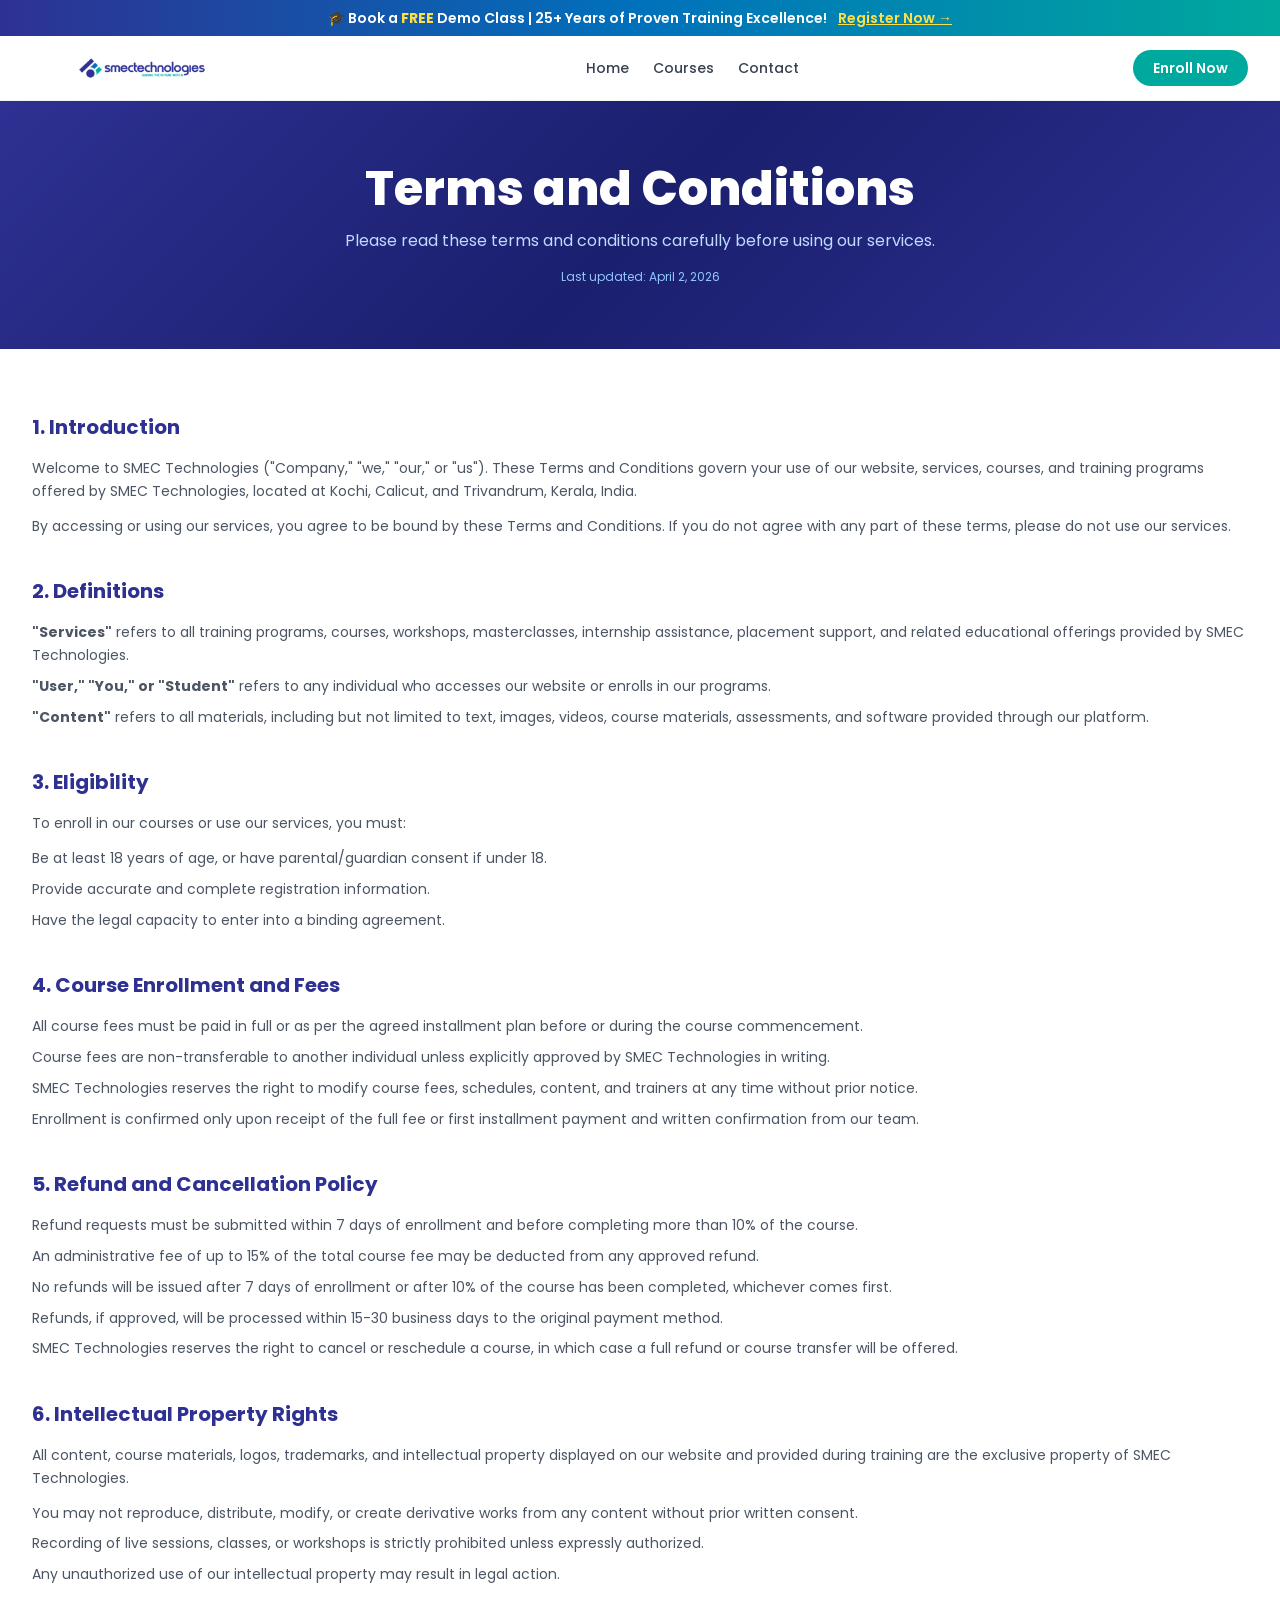
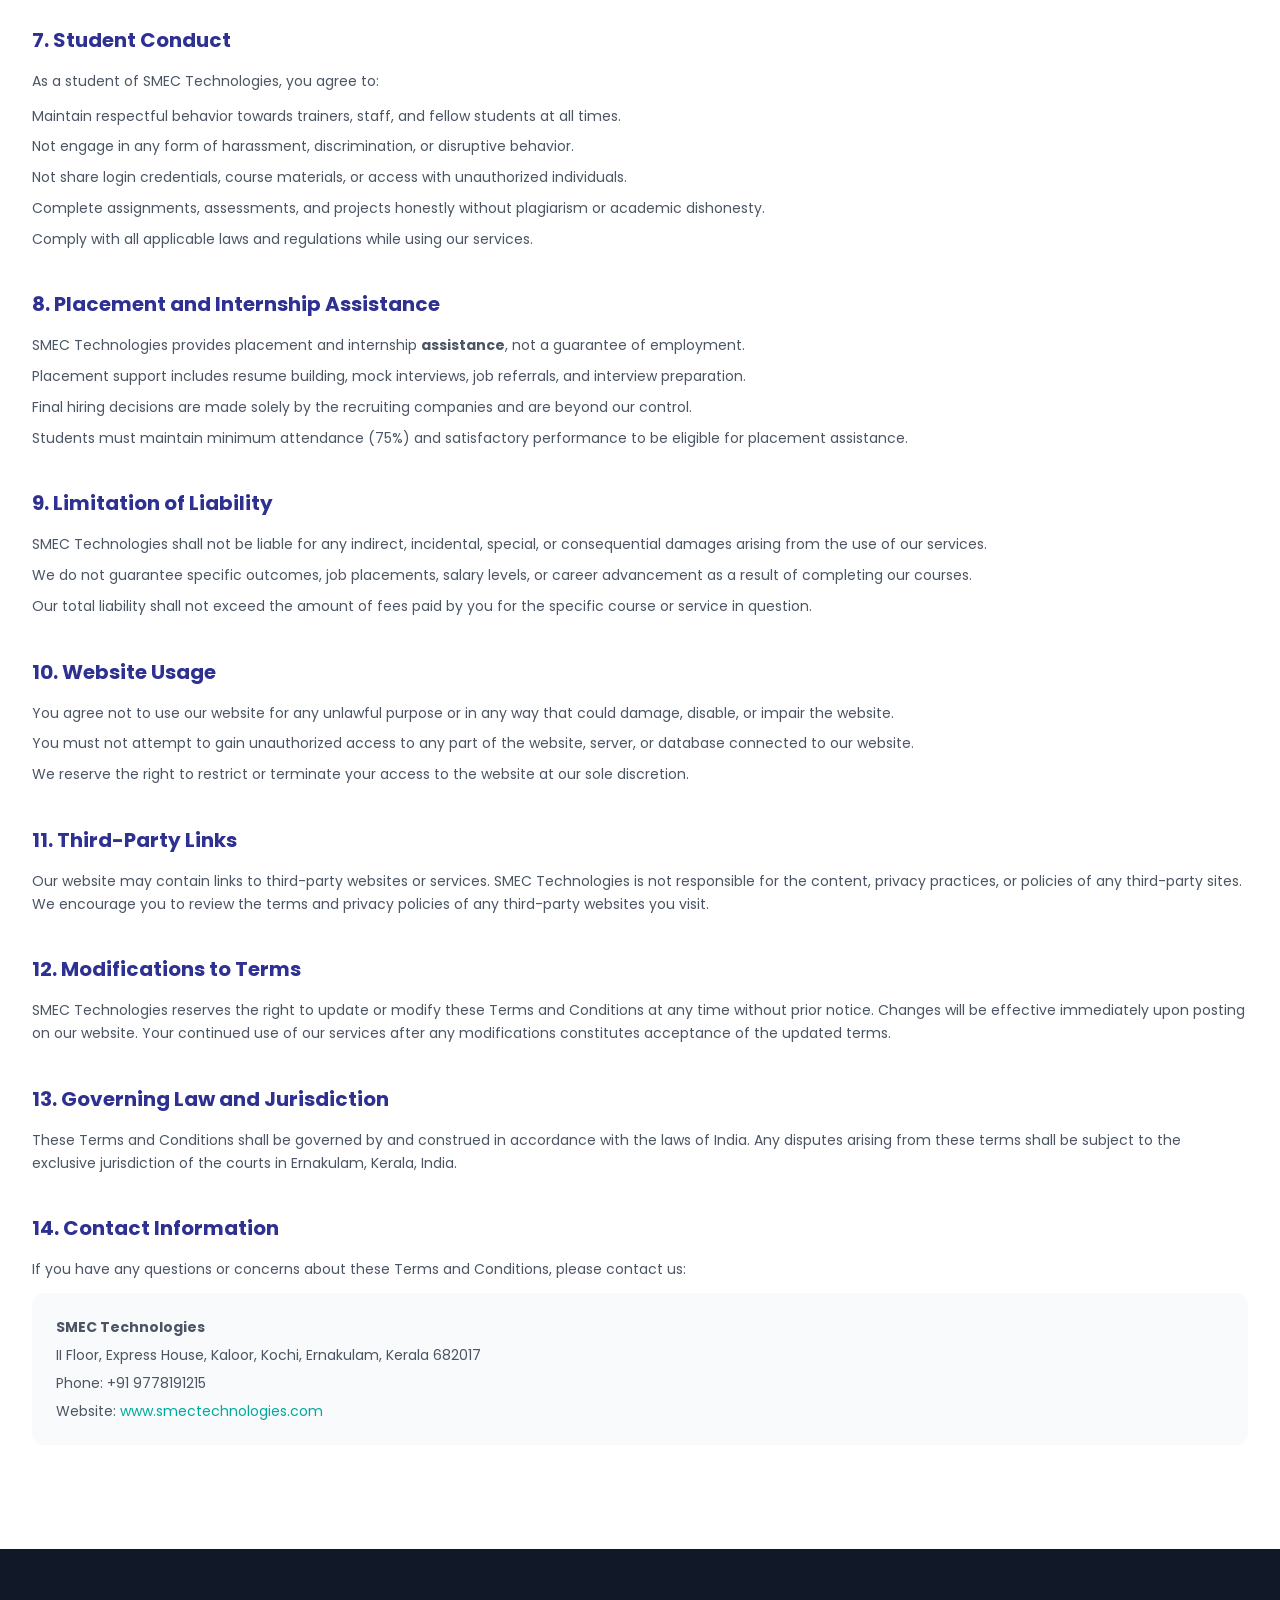
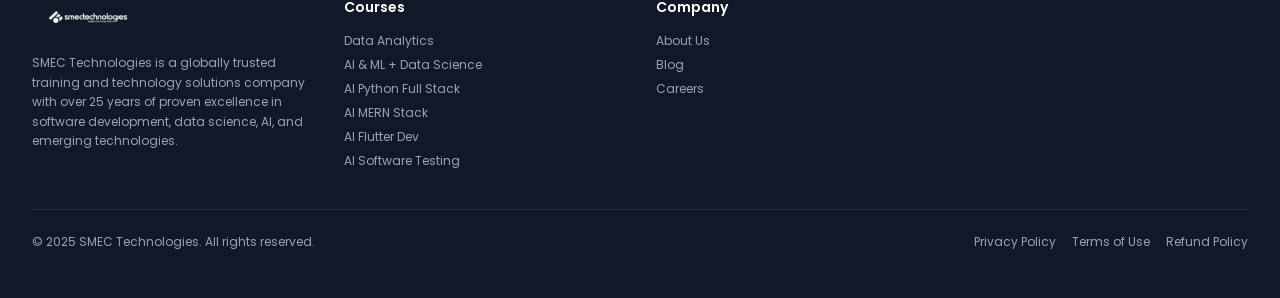
<file: terms-and-conditions.html>
<!DOCTYPE html>
<html lang="en">
<head>
  <meta charset="UTF-8" />
  <meta name="viewport" content="width=device-width, initial-scale=1.0"/>
  <title>Terms and Conditions | SMEC Technologies</title>
  <meta name="description" content="Read the Terms and Conditions for SMEC Technologies. Understand the rules, guidelines, and agreements for using our training services and website."/>
  <link rel="preconnect" href="https://fonts.googleapis.com">
  <link rel="preconnect" href="https://fonts.gstatic.com" crossorigin>
  <link rel="stylesheet" href="styles.css">
  <link rel="preload" href="https://fonts.googleapis.com/css2?family=Poppins:wght@400;500;600;700;800&family=Inter:wght@400;500;600&display=swap" as="style" onload="this.onload=null;this.rel='stylesheet'">
  <noscript><link rel="stylesheet" href="https://fonts.googleapis.com/css2?family=Poppins:wght@400;500;600;700;800&family=Inter:wght@400;500;600&display=swap"></noscript>
  <style>
    body { font-family: 'Poppins', sans-serif; }
    .inter { font-family: 'Inter', sans-serif; }
    .hero-gradient { background: linear-gradient(135deg, #2e3192 0%, #1a1f6e 50%, #2e3192 100%); }

    /* Popup Styles */
    .popup-overlay {
      position: fixed; inset: 0; background: rgba(0,0,0,0.6); z-index: 9999;
      display: flex; align-items: center; justify-content: center;
      opacity: 0; visibility: hidden; transition: opacity 0.4s ease, visibility 0.4s ease;
    }
    .popup-overlay.active { opacity: 1; visibility: visible; }
    .popup-card {
      background: white; border-radius: 1.25rem; max-width: 460px; width: 92%; position: relative;
      transform: translateY(30px) scale(0.95); transition: transform 0.4s ease;
      box-shadow: 0 25px 60px rgba(0,0,0,0.3); overflow: hidden;
    }
    .popup-overlay.active .popup-card { transform: translateY(0) scale(1); }
    .popup-header {
      background: linear-gradient(135deg, #2e3192 0%, #0071bc 50%, #00a99d 100%);
      padding: 2rem 2rem 1.5rem; text-align: center; color: white;
    }
    .popup-header h3 { font-size: 1.35rem; font-weight: 800; margin-bottom: 0.4rem; }
    .popup-header p { font-size: 0.8rem; opacity: 0.9; }
    .popup-body { padding: 1.5rem 2rem 2rem; }
    .popup-body input, .popup-body select {
      width: 100%; padding: 0.65rem 0.9rem; border: 1.5px solid #e5e7eb; border-radius: 0.5rem;
      font-size: 0.85rem; font-family: 'Poppins', sans-serif; margin-bottom: 0.75rem;
      transition: border-color 0.2s;
    }
    .popup-body input:focus, .popup-body select:focus { outline: none; border-color: #00a99d; }
    .popup-submit {
      width: 100%; padding: 0.75rem; border: none; border-radius: 2rem; font-weight: 700;
      font-size: 0.9rem; color: white; cursor: pointer; font-family: 'Poppins', sans-serif;
      background: linear-gradient(135deg, #00a99d 0%, #0071bc 100%);
      transition: transform 0.2s, box-shadow 0.2s;
    }
    .popup-submit:hover { transform: translateY(-2px); box-shadow: 0 6px 20px rgba(0,113,188,0.4); }
    .popup-close {
      position: absolute; top: 0.75rem; right: 0.75rem; width: 30px; height: 30px;
      border-radius: 50%; border: none; background: rgba(255,255,255,0.25); color: white;
      font-size: 1.1rem; cursor: pointer; display: flex; align-items: center; justify-content: center;
      transition: background 0.2s;
    }
    .popup-close:hover { background: rgba(255,255,255,0.45); }
  </style>
</head>
<body class="bg-white text-gray-800">

<!-- ===== TOP ANNOUNCEMENT BAR ===== -->
<div class="bg-gradient-to-r from-[#2e3192] via-[#0071bc] to-[#00a99d] text-center text-xs sm:text-sm font-semibold py-2 px-4 text-white">
  🎓 Book a <span class="text-yellow-300 font-bold">FREE</span> Demo Class | 25+ Years of Proven Training Excellence!
  <a href="index.html" class="underline ml-2 text-yellow-300 hover:text-white">Register Now &rarr;</a>
</div>

<!-- ===== NAVBAR ===== -->
<nav class="bg-white shadow-sm sticky top-0 z-50 border-b border-gray-100">
  <div class="max-w-7xl mx-auto px-4 sm:px-6 lg:px-8">
    <div class="flex items-center justify-between h-16">
      <a href="index.html" class="flex items-center">
        <picture>
          <source srcset="logo.webp" type="image/webp">
          <img src="logo.png" alt="SMEC Technologies" class="h-14 sm:h-16 object-contain" width="220" height="98" loading="eager"/>
        </picture>
      </a>
      <div class="hidden md:flex items-center gap-6 text-sm font-medium text-gray-700">
        <a href="index.html" class="hover:text-[#00a99d] transition-colors">Home</a>
        <a href="index.html#courses" class="hover:text-[#00a99d] transition-colors">Courses</a>
        <a href="index.html#contact" class="hover:text-[#00a99d] transition-colors">Contact</a>
      </div>
      <div class="hidden md:flex items-center gap-3">
        <a href="index.html" class="bg-[#00a99d] hover:bg-[#008b82] text-white text-sm font-semibold px-5 py-2 rounded-full transition-colors">Enroll Now</a>
      </div>
      <button class="md:hidden p-2 rounded text-gray-600" onclick="document.getElementById('mob-menu').classList.toggle('hidden')" aria-label="Toggle menu">
        <svg class="w-6 h-6" fill="none" stroke="currentColor" viewBox="0 0 24 24"><path stroke-linecap="round" stroke-linejoin="round" stroke-width="2" d="M4 6h16M4 12h16M4 18h16"/></svg>
      </button>
    </div>
  </div>
  <div id="mob-menu" class="hidden md:hidden bg-white border-t border-gray-100 px-4 py-4 flex flex-col gap-3 text-sm font-medium text-gray-700">
    <a href="index.html">Home</a>
    <a href="index.html#courses">Courses</a>
    <a href="index.html#contact">Contact</a>
    <a href="index.html" class="bg-[#00a99d] text-white text-center py-2 rounded-full font-semibold">Enroll Now</a>
  </div>
</nav>

<main>
<!-- ===== PAGE HEADER ===== -->
<section class="hero-gradient text-white py-12 lg:py-16">
  <div class="max-w-7xl mx-auto px-4 sm:px-6 lg:px-8 text-center">
    <h1 class="text-3xl sm:text-4xl lg:text-5xl font-extrabold leading-tight mb-4">Terms and Conditions</h1>
    <p class="text-blue-200 text-sm sm:text-base max-w-2xl mx-auto">Please read these terms and conditions carefully before using our services.</p>
    <p class="text-blue-300 text-xs mt-4">Last updated: April 2, 2026</p>
  </div>
</section>

<!-- ===== TERMS CONTENT ===== -->
<section class="py-12 lg:py-16">
  <div class="max-w-4xl mx-auto px-4 sm:px-6 lg:px-8">

    <div class="mb-10">
      <h2 class="text-xl sm:text-2xl font-bold text-[#2e3192] mb-4">1. Introduction</h2>
      <p class="text-sm text-gray-600 leading-relaxed mb-3">Welcome to SMEC Technologies ("Company," "we," "our," or "us"). These Terms and Conditions govern your use of our website, services, courses, and training programs offered by SMEC Technologies, located at Kochi, Calicut, and Trivandrum, Kerala, India.</p>
      <p class="text-sm text-gray-600 leading-relaxed">By accessing or using our services, you agree to be bound by these Terms and Conditions. If you do not agree with any part of these terms, please do not use our services.</p>
    </div>

    <div class="mb-10">
      <h2 class="text-xl sm:text-2xl font-bold text-[#2e3192] mb-4">2. Definitions</h2>
      <ul class="list-disc list-inside text-sm text-gray-600 leading-relaxed space-y-2">
        <li><strong>"Services"</strong> refers to all training programs, courses, workshops, masterclasses, internship assistance, placement support, and related educational offerings provided by SMEC Technologies.</li>
        <li><strong>"User," "You," or "Student"</strong> refers to any individual who accesses our website or enrolls in our programs.</li>
        <li><strong>"Content"</strong> refers to all materials, including but not limited to text, images, videos, course materials, assessments, and software provided through our platform.</li>
      </ul>
    </div>

    <div class="mb-10">
      <h2 class="text-xl sm:text-2xl font-bold text-[#2e3192] mb-4">3. Eligibility</h2>
      <p class="text-sm text-gray-600 leading-relaxed mb-3">To enroll in our courses or use our services, you must:</p>
      <ul class="list-disc list-inside text-sm text-gray-600 leading-relaxed space-y-2">
        <li>Be at least 18 years of age, or have parental/guardian consent if under 18.</li>
        <li>Provide accurate and complete registration information.</li>
        <li>Have the legal capacity to enter into a binding agreement.</li>
      </ul>
    </div>

    <div class="mb-10">
      <h2 class="text-xl sm:text-2xl font-bold text-[#2e3192] mb-4">4. Course Enrollment and Fees</h2>
      <ul class="list-disc list-inside text-sm text-gray-600 leading-relaxed space-y-2">
        <li>All course fees must be paid in full or as per the agreed installment plan before or during the course commencement.</li>
        <li>Course fees are non-transferable to another individual unless explicitly approved by SMEC Technologies in writing.</li>
        <li>SMEC Technologies reserves the right to modify course fees, schedules, content, and trainers at any time without prior notice.</li>
        <li>Enrollment is confirmed only upon receipt of the full fee or first installment payment and written confirmation from our team.</li>
      </ul>
    </div>

    <div class="mb-10">
      <h2 class="text-xl sm:text-2xl font-bold text-[#2e3192] mb-4">5. Refund and Cancellation Policy</h2>
      <ul class="list-disc list-inside text-sm text-gray-600 leading-relaxed space-y-2">
        <li>Refund requests must be submitted within 7 days of enrollment and before completing more than 10% of the course.</li>
        <li>An administrative fee of up to 15% of the total course fee may be deducted from any approved refund.</li>
        <li>No refunds will be issued after 7 days of enrollment or after 10% of the course has been completed, whichever comes first.</li>
        <li>Refunds, if approved, will be processed within 15-30 business days to the original payment method.</li>
        <li>SMEC Technologies reserves the right to cancel or reschedule a course, in which case a full refund or course transfer will be offered.</li>
      </ul>
    </div>

    <div class="mb-10">
      <h2 class="text-xl sm:text-2xl font-bold text-[#2e3192] mb-4">6. Intellectual Property Rights</h2>
      <p class="text-sm text-gray-600 leading-relaxed mb-3">All content, course materials, logos, trademarks, and intellectual property displayed on our website and provided during training are the exclusive property of SMEC Technologies.</p>
      <ul class="list-disc list-inside text-sm text-gray-600 leading-relaxed space-y-2">
        <li>You may not reproduce, distribute, modify, or create derivative works from any content without prior written consent.</li>
        <li>Recording of live sessions, classes, or workshops is strictly prohibited unless expressly authorized.</li>
        <li>Any unauthorized use of our intellectual property may result in legal action.</li>
      </ul>
    </div>

    <div class="mb-10">
      <h2 class="text-xl sm:text-2xl font-bold text-[#2e3192] mb-4">7. Student Conduct</h2>
      <p class="text-sm text-gray-600 leading-relaxed mb-3">As a student of SMEC Technologies, you agree to:</p>
      <ul class="list-disc list-inside text-sm text-gray-600 leading-relaxed space-y-2">
        <li>Maintain respectful behavior towards trainers, staff, and fellow students at all times.</li>
        <li>Not engage in any form of harassment, discrimination, or disruptive behavior.</li>
        <li>Not share login credentials, course materials, or access with unauthorized individuals.</li>
        <li>Complete assignments, assessments, and projects honestly without plagiarism or academic dishonesty.</li>
        <li>Comply with all applicable laws and regulations while using our services.</li>
      </ul>
    </div>

    <div class="mb-10">
      <h2 class="text-xl sm:text-2xl font-bold text-[#2e3192] mb-4">8. Placement and Internship Assistance</h2>
      <ul class="list-disc list-inside text-sm text-gray-600 leading-relaxed space-y-2">
        <li>SMEC Technologies provides placement and internship <strong>assistance</strong>, not a guarantee of employment.</li>
        <li>Placement support includes resume building, mock interviews, job referrals, and interview preparation.</li>
        <li>Final hiring decisions are made solely by the recruiting companies and are beyond our control.</li>
        <li>Students must maintain minimum attendance (75%) and satisfactory performance to be eligible for placement assistance.</li>
      </ul>
    </div>

    <div class="mb-10">
      <h2 class="text-xl sm:text-2xl font-bold text-[#2e3192] mb-4">9. Limitation of Liability</h2>
      <ul class="list-disc list-inside text-sm text-gray-600 leading-relaxed space-y-2">
        <li>SMEC Technologies shall not be liable for any indirect, incidental, special, or consequential damages arising from the use of our services.</li>
        <li>We do not guarantee specific outcomes, job placements, salary levels, or career advancement as a result of completing our courses.</li>
        <li>Our total liability shall not exceed the amount of fees paid by you for the specific course or service in question.</li>
      </ul>
    </div>

    <div class="mb-10">
      <h2 class="text-xl sm:text-2xl font-bold text-[#2e3192] mb-4">10. Website Usage</h2>
      <ul class="list-disc list-inside text-sm text-gray-600 leading-relaxed space-y-2">
        <li>You agree not to use our website for any unlawful purpose or in any way that could damage, disable, or impair the website.</li>
        <li>You must not attempt to gain unauthorized access to any part of the website, server, or database connected to our website.</li>
        <li>We reserve the right to restrict or terminate your access to the website at our sole discretion.</li>
      </ul>
    </div>

    <div class="mb-10">
      <h2 class="text-xl sm:text-2xl font-bold text-[#2e3192] mb-4">11. Third-Party Links</h2>
      <p class="text-sm text-gray-600 leading-relaxed">Our website may contain links to third-party websites or services. SMEC Technologies is not responsible for the content, privacy practices, or policies of any third-party sites. We encourage you to review the terms and privacy policies of any third-party websites you visit.</p>
    </div>

    <div class="mb-10">
      <h2 class="text-xl sm:text-2xl font-bold text-[#2e3192] mb-4">12. Modifications to Terms</h2>
      <p class="text-sm text-gray-600 leading-relaxed">SMEC Technologies reserves the right to update or modify these Terms and Conditions at any time without prior notice. Changes will be effective immediately upon posting on our website. Your continued use of our services after any modifications constitutes acceptance of the updated terms.</p>
    </div>

    <div class="mb-10">
      <h2 class="text-xl sm:text-2xl font-bold text-[#2e3192] mb-4">13. Governing Law and Jurisdiction</h2>
      <p class="text-sm text-gray-600 leading-relaxed">These Terms and Conditions shall be governed by and construed in accordance with the laws of India. Any disputes arising from these terms shall be subject to the exclusive jurisdiction of the courts in Ernakulam, Kerala, India.</p>
    </div>

    <div class="mb-10">
      <h2 class="text-xl sm:text-2xl font-bold text-[#2e3192] mb-4">14. Contact Information</h2>
      <p class="text-sm text-gray-600 leading-relaxed mb-3">If you have any questions or concerns about these Terms and Conditions, please contact us:</p>
      <div class="bg-gray-50 rounded-xl p-6 text-sm text-gray-600 space-y-2">
        <p><strong>SMEC Technologies</strong></p>
        <p>II Floor, Express House, Kaloor, Kochi, Ernakulam, Kerala 682017</p>
        <p>Phone: +91 9778191215</p>
        <p>Website: <a href="index.html" class="text-[#00a99d] hover:underline">www.smectechnologies.com</a></p>
      </div>
    </div>

  </div>
</section>
</main>

<!-- ===== FOOTER ===== -->
<footer class="bg-gray-900 text-gray-400 py-12">
  <div class="max-w-7xl mx-auto px-4 sm:px-6 lg:px-8">
    <div class="grid grid-cols-2 sm:grid-cols-4 gap-8 mb-10">
      <div class="col-span-2 sm:col-span-1">
        <div class="mb-4">
          <picture>
            <source srcset="logo.webp" type="image/webp">
            <img src="logo.png" alt="SMEC Technologies" class="h-10 object-contain brightness-0 invert" width="112" height="50" loading="lazy"/>
          </picture>
        </div>
        <p class="text-xs leading-relaxed">SMEC Technologies is a globally trusted training and technology solutions company with over 25 years of proven excellence in software development, data science, AI, and emerging technologies.</p>
      </div>
      <div>
        <h4 class="text-white font-semibold text-sm mb-4">Courses</h4>
        <ul class="space-y-2 text-xs">
          <li><a href="#" class="hover:text-[#00a99d] transition-colors">Data Analytics</a></li>
          <li><a href="#" class="hover:text-[#00a99d] transition-colors">AI &amp; ML + Data Science</a></li>
          <li><a href="#" class="hover:text-[#00a99d] transition-colors">AI Python Full Stack</a></li>
          <li><a href="#" class="hover:text-[#00a99d] transition-colors">AI MERN Stack</a></li>
          <li><a href="#" class="hover:text-[#00a99d] transition-colors">AI Flutter Dev</a></li>
          <li><a href="#" class="hover:text-[#00a99d] transition-colors">AI Software Testing</a></li>
        </ul>
      </div>
      <div>
        <h4 class="text-white font-semibold text-sm mb-4">Company</h4>
        <ul class="space-y-2 text-xs">
          <li><a href="index.html" class="hover:text-[#00a99d] transition-colors">About Us</a></li>
          <li><a href="#" class="hover:text-[#00a99d] transition-colors">Blog</a></li>
          <li><a href="#" class="hover:text-[#00a99d] transition-colors">Careers</a></li>
        </ul>
      </div>
    </div>
    <div class="border-t border-gray-800 pt-6 flex flex-col sm:flex-row items-center justify-between gap-3 text-xs">
      <p>&copy; 2025 SMEC Technologies. All rights reserved.</p>
      <div class="flex gap-4">
        <a href="privacy-policy.html" class="hover:text-[#00a99d] transition-colors">Privacy Policy</a>
        <a href="terms-and-conditions.html" class="hover:text-[#00a99d] transition-colors">Terms of Use</a>
        <a href="#" class="hover:text-[#00a99d] transition-colors">Refund Policy</a>
      </div>
    </div>
  </div>
</footer>

<!-- ===== POPUP FORM ===== -->
<div class="popup-overlay" id="popupOverlay">
  <div class="popup-card">
    <button class="popup-close" onclick="closePopup()" aria-label="Close popup">&times;</button>
    <div class="popup-header">
      <div class="text-3xl mb-2">🎓</div>
      <h3>Get a Free Career Consultation</h3>
      <p>Fill in your details and our counsellor will reach out to you!</p>
    </div>
    <div class="popup-body">
      <input type="text" id="popupName" placeholder="Full Name" required />
      <input type="email" id="popupEmail" placeholder="Email Address" required />
      <input type="tel" id="popupPhone" placeholder="Phone Number" required />
      <select id="popupCourse">
        <option value="" disabled selected>Select a Course</option>
        <option value="data-science">Data Science, AI & ML with Gen AI</option>
        <option value="python-fullstack">Python Full Stack with Gen AI</option>
        <option value="mern-stack">ME(A)RN Stack with Gen AI</option>
        <option value="flutter">Flutter Development with Gen AI</option>
        <option value="uiux">UI/UX Designing with Gen AI</option>
        <option value="software-testing">Software Testing with Gen AI</option>
        <option value="data-analytics">Data Analytics</option>
      </select>
      <button class="popup-submit" onclick="submitPopup()">Book Free Demo Class &rarr;</button>
      <p class="text-center text-xs text-gray-400 mt-3">We respect your privacy. No spam, ever.</p>
    </div>
  </div>
</div>

<script>
  // Show popup after 4 seconds
  setTimeout(function() {
    var popup = document.getElementById('popupOverlay');
    if (!sessionStorage.getItem('popupClosed')) {
      popup.classList.add('active');
    }
  }, 4000);

  function closePopup() {
    document.getElementById('popupOverlay').classList.remove('active');
    sessionStorage.setItem('popupClosed', 'true');
  }

  // Close on overlay click
  document.getElementById('popupOverlay').addEventListener('click', function(e) {
    if (e.target === this) closePopup();
  });

  // Close on Escape key
  document.addEventListener('keydown', function(e) {
    if (e.key === 'Escape') closePopup();
  });

  function submitPopup() {
    var name = document.getElementById('popupName').value.trim();
    var email = document.getElementById('popupEmail').value.trim();
    var phone = document.getElementById('popupPhone').value.trim();
    var course = document.getElementById('popupCourse').value;
    if (!name || !email || !phone || !course) {
      alert('Please fill in all fields.');
      return;
    }
    alert('Thank you, ' + name + '! Our team will contact you shortly.');
    closePopup();
  }
</script>
</body>
</html>
</file>
<file: styles.css>
*,:after,:before{--tw-border-spacing-x:0;--tw-border-spacing-y:0;--tw-translate-x:0;--tw-translate-y:0;--tw-rotate:0;--tw-skew-x:0;--tw-skew-y:0;--tw-scale-x:1;--tw-scale-y:1;--tw-pan-x: ;--tw-pan-y: ;--tw-pinch-zoom: ;--tw-scroll-snap-strictness:proximity;--tw-gradient-from-position: ;--tw-gradient-via-position: ;--tw-gradient-to-position: ;--tw-ordinal: ;--tw-slashed-zero: ;--tw-numeric-figure: ;--tw-numeric-spacing: ;--tw-numeric-fraction: ;--tw-ring-inset: ;--tw-ring-offset-width:0px;--tw-ring-offset-color:#fff;--tw-ring-color:rgba(59,130,246,.5);--tw-ring-offset-shadow:0 0 #0000;--tw-ring-shadow:0 0 #0000;--tw-shadow:0 0 #0000;--tw-shadow-colored:0 0 #0000;--tw-blur: ;--tw-brightness: ;--tw-contrast: ;--tw-grayscale: ;--tw-hue-rotate: ;--tw-invert: ;--tw-saturate: ;--tw-sepia: ;--tw-drop-shadow: ;--tw-backdrop-blur: ;--tw-backdrop-brightness: ;--tw-backdrop-contrast: ;--tw-backdrop-grayscale: ;--tw-backdrop-hue-rotate: ;--tw-backdrop-invert: ;--tw-backdrop-opacity: ;--tw-backdrop-saturate: ;--tw-backdrop-sepia: ;--tw-contain-size: ;--tw-contain-layout: ;--tw-contain-paint: ;--tw-contain-style: }::backdrop{--tw-border-spacing-x:0;--tw-border-spacing-y:0;--tw-translate-x:0;--tw-translate-y:0;--tw-rotate:0;--tw-skew-x:0;--tw-skew-y:0;--tw-scale-x:1;--tw-scale-y:1;--tw-pan-x: ;--tw-pan-y: ;--tw-pinch-zoom: ;--tw-scroll-snap-strictness:proximity;--tw-gradient-from-position: ;--tw-gradient-via-position: ;--tw-gradient-to-position: ;--tw-ordinal: ;--tw-slashed-zero: ;--tw-numeric-figure: ;--tw-numeric-spacing: ;--tw-numeric-fraction: ;--tw-ring-inset: ;--tw-ring-offset-width:0px;--tw-ring-offset-color:#fff;--tw-ring-color:rgba(59,130,246,.5);--tw-ring-offset-shadow:0 0 #0000;--tw-ring-shadow:0 0 #0000;--tw-shadow:0 0 #0000;--tw-shadow-colored:0 0 #0000;--tw-blur: ;--tw-brightness: ;--tw-contrast: ;--tw-grayscale: ;--tw-hue-rotate: ;--tw-invert: ;--tw-saturate: ;--tw-sepia: ;--tw-drop-shadow: ;--tw-backdrop-blur: ;--tw-backdrop-brightness: ;--tw-backdrop-contrast: ;--tw-backdrop-grayscale: ;--tw-backdrop-hue-rotate: ;--tw-backdrop-invert: ;--tw-backdrop-opacity: ;--tw-backdrop-saturate: ;--tw-backdrop-sepia: ;--tw-contain-size: ;--tw-contain-layout: ;--tw-contain-paint: ;--tw-contain-style: }/*! tailwindcss v3.4.19 | MIT License | https://tailwindcss.com*/*,:after,:before{box-sizing:border-box;border:0 solid #e5e7eb}:after,:before{--tw-content:""}:host,html{line-height:1.5;-webkit-text-size-adjust:100%;-moz-tab-size:4;-o-tab-size:4;tab-size:4;font-family:ui-sans-serif,system-ui,sans-serif,Apple Color Emoji,Segoe UI Emoji,Segoe UI Symbol,Noto Color Emoji;font-feature-settings:normal;font-variation-settings:normal;-webkit-tap-highlight-color:transparent}body{margin:0;line-height:inherit}hr{height:0;color:inherit;border-top-width:1px}abbr:where([title]){-webkit-text-decoration:underline dotted;text-decoration:underline dotted}h1,h2,h3,h4,h5,h6{font-size:inherit;font-weight:inherit}a{color:inherit;text-decoration:inherit}b,strong{font-weight:bolder}code,kbd,pre,samp{font-family:ui-monospace,SFMono-Regular,Menlo,Monaco,Consolas,Liberation Mono,Courier New,monospace;font-feature-settings:normal;font-variation-settings:normal;font-size:1em}small{font-size:80%}sub,sup{font-size:75%;line-height:0;position:relative;vertical-align:baseline}sub{bottom:-.25em}sup{top:-.5em}table{text-indent:0;border-color:inherit;border-collapse:collapse}button,input,optgroup,select,textarea{font-family:inherit;font-feature-settings:inherit;font-variation-settings:inherit;font-size:100%;font-weight:inherit;line-height:inherit;letter-spacing:inherit;color:inherit;margin:0;padding:0}button,select{text-transform:none}button,input:where([type=button]),input:where([type=reset]),input:where([type=submit]){-webkit-appearance:button;background-color:transparent;background-image:none}:-moz-focusring{outline:auto}:-moz-ui-invalid{box-shadow:none}progress{vertical-align:baseline}::-webkit-inner-spin-button,::-webkit-outer-spin-button{height:auto}[type=search]{-webkit-appearance:textfield;outline-offset:-2px}::-webkit-search-decoration{-webkit-appearance:none}::-webkit-file-upload-button{-webkit-appearance:button;font:inherit}summary{display:list-item}blockquote,dd,dl,figure,h1,h2,h3,h4,h5,h6,hr,p,pre{margin:0}fieldset{margin:0}fieldset,legend{padding:0}menu,ol,ul{list-style:none;margin:0;padding:0}dialog{padding:0}textarea{resize:vertical}input::-moz-placeholder,textarea::-moz-placeholder{opacity:1;color:#9ca3af}input::placeholder,textarea::placeholder{opacity:1;color:#9ca3af}[role=button],button{cursor:pointer}:disabled{cursor:default}audio,canvas,embed,iframe,img,object,svg,video{display:block;vertical-align:middle}img,video{max-width:100%;height:auto}[hidden]:where(:not([hidden=until-found])){display:none}.container{width:100%}@media (min-width:640px){.container{max-width:640px}}@media (min-width:768px){.container{max-width:768px}}@media (min-width:1024px){.container{max-width:1024px}}@media (min-width:1280px){.container{max-width:1280px}}@media (min-width:1536px){.container{max-width:1536px}}.visible{visibility:visible}.fixed{position:fixed}.absolute{position:absolute}.relative{position:relative}.sticky{position:sticky}.-inset-4{inset:-1rem}.inset-0{inset:0}.-bottom-6{bottom:-1.5rem}.-right-6{right:-1.5rem}.bottom-0{bottom:0}.left-0{left:0}.left-1\/2{left:50%}.right-0{right:0}.top-0{top:0}.top-\[-1px\]{top:-1px}.-z-10{z-index:-10}.z-10{z-index:10}.z-50{z-index:50}.col-span-2{grid-column:span 2/span 2}.col-span-3{grid-column:span 3/span 3}.m-4{margin:1rem}.-mx-4{margin-left:-1rem;margin-right:-1rem}.mx-auto{margin-left:auto;margin-right:auto}.-mt-1{margin-top:-.25rem}.mb-1{margin-bottom:.25rem}.mb-10{margin-bottom:2.5rem}.mb-12{margin-bottom:3rem}.mb-16{margin-bottom:4rem}.mb-2{margin-bottom:.5rem}.mb-3{margin-bottom:.75rem}.mb-4{margin-bottom:1rem}.mb-5{margin-bottom:1.25rem}.mb-6{margin-bottom:1.5rem}.mb-8{margin-bottom:2rem}.ml-1{margin-left:.25rem}.ml-11{margin-left:2.75rem}.ml-2{margin-left:.5rem}.ml-auto{margin-left:auto}.mr-1{margin-right:.25rem}.mt-0\.5{margin-top:.125rem}.mt-1{margin-top:.25rem}.mt-1\.5{margin-top:.375rem}.mt-10{margin-top:2.5rem}.mt-12{margin-top:3rem}.mt-2{margin-top:.5rem}.mt-3{margin-top:.75rem}.mt-4{margin-top:1rem}.mt-7{margin-top:1.75rem}.mt-8{margin-top:2rem}.mt-px{margin-top:1px}.block{display:block}.inline-block{display:inline-block}.flex{display:flex}.inline-flex{display:inline-flex}.table{display:table}.grid{display:grid}.hidden{display:none}.aspect-\[3\/4\]{aspect-ratio:3/4}.h-1{height:.25rem}.h-10{height:2.5rem}.h-12{height:3rem}.h-14{height:3.5rem}.h-16{height:4rem}.h-2{height:.5rem}.h-2\.5{height:.625rem}.h-24{height:6rem}.h-3{height:.75rem}.h-3\.5{height:.875rem}.h-4{height:1rem}.h-5{height:1.25rem}.h-6{height:1.5rem}.h-7{height:1.75rem}.h-8{height:2rem}.h-9{height:2.25rem}.h-\[18px\]{height:18px}.h-\[20px\]{height:20px}.h-\[400px\]{height:400px}.w-1{width:.25rem}.w-10{width:2.5rem}.w-12{width:3rem}.w-14{width:3.5rem}.w-16{width:4rem}.w-2{width:.5rem}.w-2\.5{width:.625rem}.w-24{width:6rem}.w-3{width:.75rem}.w-3\.5{width:.875rem}.w-4{width:1rem}.w-5{width:1.25rem}.w-6{width:1.5rem}.w-7{width:1.75rem}.w-8{width:2rem}.w-9{width:2.25rem}.w-\[18px\]{width:18px}.w-\[20px\]{width:20px}.w-\[28\%\]{width:28%}.w-\[36\%\]{width:36%}.w-fit{width:-moz-fit-content;width:fit-content}.w-full{width:100%}.w-px{width:1px}.min-w-\[130px\]{min-width:130px}.min-w-\[600px\]{min-width:600px}.max-w-2xl{max-width:42rem}.max-w-3xl{max-width:48rem}.max-w-5xl{max-width:64rem}.max-w-7xl{max-width:80rem}.max-w-lg{max-width:32rem}.max-w-md{max-width:28rem}.max-w-xl{max-width:36rem}.flex-1{flex:1 1 0%}.flex-shrink-0,.shrink-0{flex-shrink:0}.border-collapse{border-collapse:collapse}.-translate-x-1\/2{--tw-translate-x:-50%}.-translate-x-1\/2,.transform{transform:translate(var(--tw-translate-x),var(--tw-translate-y)) rotate(var(--tw-rotate)) skewX(var(--tw-skew-x)) skewY(var(--tw-skew-y)) scaleX(var(--tw-scale-x)) scaleY(var(--tw-scale-y))}@keyframes pulse{50%{opacity:.5}}.animate-pulse{animation:pulse 2s cubic-bezier(.4,0,.6,1) infinite}.cursor-default{cursor:default}.cursor-pointer{cursor:pointer}.grid-cols-1{grid-template-columns:repeat(1,minmax(0,1fr))}.grid-cols-2{grid-template-columns:repeat(2,minmax(0,1fr))}.grid-cols-3{grid-template-columns:repeat(3,minmax(0,1fr))}.flex-col{flex-direction:column}.flex-wrap{flex-wrap:wrap}.items-start{align-items:flex-start}.items-center{align-items:center}.justify-center{justify-content:center}.justify-between{justify-content:space-between}.gap-0{gap:0}.gap-0\.5{gap:.125rem}.gap-1{gap:.25rem}.gap-1\.5{gap:.375rem}.gap-10{gap:2.5rem}.gap-12{gap:3rem}.gap-2{gap:.5rem}.gap-2\.5{gap:.625rem}.gap-3{gap:.75rem}.gap-3\.5{gap:.875rem}.gap-4{gap:1rem}.gap-5{gap:1.25rem}.gap-6{gap:1.5rem}.gap-8{gap:2rem}.-space-x-4>:not([hidden])~:not([hidden]){--tw-space-x-reverse:0;margin-right:calc(-1rem*var(--tw-space-x-reverse));margin-left:calc(-1rem*(1 - var(--tw-space-x-reverse)))}.space-y-0>:not([hidden])~:not([hidden]){--tw-space-y-reverse:0;margin-top:calc(0px*(1 - var(--tw-space-y-reverse)));margin-bottom:calc(0px*var(--tw-space-y-reverse))}.space-y-1\.5>:not([hidden])~:not([hidden]){--tw-space-y-reverse:0;margin-top:calc(.375rem*(1 - var(--tw-space-y-reverse)));margin-bottom:calc(.375rem*var(--tw-space-y-reverse))}.space-y-2>:not([hidden])~:not([hidden]){--tw-space-y-reverse:0;margin-top:calc(.5rem*(1 - var(--tw-space-y-reverse)));margin-bottom:calc(.5rem*var(--tw-space-y-reverse))}.space-y-3>:not([hidden])~:not([hidden]){--tw-space-y-reverse:0;margin-top:calc(.75rem*(1 - var(--tw-space-y-reverse)));margin-bottom:calc(.75rem*var(--tw-space-y-reverse))}.space-y-4>:not([hidden])~:not([hidden]){--tw-space-y-reverse:0;margin-top:calc(1rem*(1 - var(--tw-space-y-reverse)));margin-bottom:calc(1rem*var(--tw-space-y-reverse))}.space-y-6>:not([hidden])~:not([hidden]){--tw-space-y-reverse:0;margin-top:calc(1.5rem*(1 - var(--tw-space-y-reverse)));margin-bottom:calc(1.5rem*var(--tw-space-y-reverse))}.overflow-hidden{overflow:hidden}.overflow-x-auto{overflow-x:auto}.overflow-y-auto{overflow-y:auto}.overscroll-contain{overscroll-behavior:contain}.whitespace-nowrap{white-space:nowrap}.rounded{border-radius:.25rem}.rounded-2xl{border-radius:1rem}.rounded-3xl{border-radius:1.5rem}.rounded-\[28px\]{border-radius:28px}.rounded-\[40px\]{border-radius:40px}.rounded-full{border-radius:9999px}.rounded-lg{border-radius:.5rem}.rounded-md{border-radius:.375rem}.rounded-xl{border-radius:.75rem}.rounded-b-2xl{border-bottom-right-radius:1rem;border-bottom-left-radius:1rem}.rounded-b-full{border-bottom-right-radius:9999px;border-bottom-left-radius:9999px}.rounded-l-xl{border-top-left-radius:.75rem;border-bottom-left-radius:.75rem}.rounded-r-xl{border-top-right-radius:.75rem;border-bottom-right-radius:.75rem}.rounded-tl-2xl{border-top-left-radius:1rem}.rounded-tr-2xl{border-top-right-radius:1rem}.border{border-width:1px}.border-2{border-width:2px}.border-b{border-bottom-width:1px}.border-r{border-right-width:1px}.border-r-0{border-right-width:0}.border-t{border-top-width:1px}.border-dashed{border-style:dashed}.border-\[\#0071bc\]\/20{border-color:rgba(0,113,188,.2)}.border-\[\#00a99d\]\/20{border-color:rgba(0,169,157,.2)}.border-\[\#2e3192\]\/20{border-color:rgba(46,49,146,.2)}.border-amber-100{--tw-border-opacity:1;border-color:rgb(254 243 199/var(--tw-border-opacity,1))}.border-cyan-100{--tw-border-opacity:1;border-color:rgb(207 250 254/var(--tw-border-opacity,1))}.border-emerald-100{--tw-border-opacity:1;border-color:rgb(209 250 229/var(--tw-border-opacity,1))}.border-gray-100{--tw-border-opacity:1;border-color:rgb(243 244 246/var(--tw-border-opacity,1))}.border-gray-200{--tw-border-opacity:1;border-color:rgb(229 231 235/var(--tw-border-opacity,1))}.border-gray-800{--tw-border-opacity:1;border-color:rgb(31 41 55/var(--tw-border-opacity,1))}.border-red-100{--tw-border-opacity:1;border-color:rgb(254 226 226/var(--tw-border-opacity,1))}.border-slate-100{--tw-border-opacity:1;border-color:rgb(241 245 249/var(--tw-border-opacity,1))}.border-slate-200{--tw-border-opacity:1;border-color:rgb(226 232 240/var(--tw-border-opacity,1))}.border-slate-200\/60{border-color:rgba(226,232,240,.6)}.border-slate-300{--tw-border-opacity:1;border-color:rgb(203 213 225/var(--tw-border-opacity,1))}.border-white{--tw-border-opacity:1;border-color:rgb(255 255 255/var(--tw-border-opacity,1))}.border-white\/20{border-color:hsla(0,0%,100%,.2)}.border-white\/25{border-color:hsla(0,0%,100%,.25)}.border-white\/40{border-color:hsla(0,0%,100%,.4)}.border-white\/5{border-color:hsla(0,0%,100%,.05)}.bg-\[\#0071bc\]{--tw-bg-opacity:1;background-color:rgb(0 113 188/var(--tw-bg-opacity,1))}.bg-\[\#0071bc\]\/10{background-color:rgba(0,113,188,.1)}.bg-\[\#0071bc\]\/20{background-color:rgba(0,113,188,.2)}.bg-\[\#0071bc\]\/5{background-color:rgba(0,113,188,.05)}.bg-\[\#00A4EF\]{--tw-bg-opacity:1;background-color:rgb(0 164 239/var(--tw-bg-opacity,1))}.bg-\[\#00a99d\]{--tw-bg-opacity:1;background-color:rgb(0 169 157/var(--tw-bg-opacity,1))}.bg-\[\#00a99d\]\/10{background-color:rgba(0,169,157,.1)}.bg-\[\#00a99d\]\/20{background-color:rgba(0,169,157,.2)}.bg-\[\#232F3E\]{--tw-bg-opacity:1;background-color:rgb(35 47 62/var(--tw-bg-opacity,1))}.bg-\[\#2e3192\]{--tw-bg-opacity:1;background-color:rgb(46 49 146/var(--tw-bg-opacity,1))}.bg-\[\#2e3192\]\/10{background-color:rgba(46,49,146,.1)}.bg-\[\#2e3192\]\/5{background-color:rgba(46,49,146,.05)}.bg-blue-100{--tw-bg-opacity:1;background-color:rgb(219 234 254/var(--tw-bg-opacity,1))}.bg-blue-500{--tw-bg-opacity:1;background-color:rgb(59 130 246/var(--tw-bg-opacity,1))}.bg-blue-600{--tw-bg-opacity:1;background-color:rgb(37 99 235/var(--tw-bg-opacity,1))}.bg-emerald-100{--tw-bg-opacity:1;background-color:rgb(209 250 229/var(--tw-bg-opacity,1))}.bg-emerald-50{--tw-bg-opacity:1;background-color:rgb(236 253 245/var(--tw-bg-opacity,1))}.bg-emerald-500\/10{background-color:rgba(16,185,129,.1)}.bg-emerald-500\/5{background-color:rgba(16,185,129,.05)}.bg-gray-50{--tw-bg-opacity:1;background-color:rgb(249 250 251/var(--tw-bg-opacity,1))}.bg-gray-900{--tw-bg-opacity:1;background-color:rgb(17 24 39/var(--tw-bg-opacity,1))}.bg-green-100{--tw-bg-opacity:1;background-color:rgb(220 252 231/var(--tw-bg-opacity,1))}.bg-green-400{--tw-bg-opacity:1;background-color:rgb(74 222 128/var(--tw-bg-opacity,1))}.bg-green-500{--tw-bg-opacity:1;background-color:rgb(34 197 94/var(--tw-bg-opacity,1))}.bg-green-600{--tw-bg-opacity:1;background-color:rgb(22 163 74/var(--tw-bg-opacity,1))}.bg-indigo-100{--tw-bg-opacity:1;background-color:rgb(224 231 255/var(--tw-bg-opacity,1))}.bg-orange-100{--tw-bg-opacity:1;background-color:rgb(255 237 213/var(--tw-bg-opacity,1))}.bg-orange-50{--tw-bg-opacity:1;background-color:rgb(255 247 237/var(--tw-bg-opacity,1))}.bg-orange-500\/5{background-color:rgba(249,115,22,.05)}.bg-pink-100{--tw-bg-opacity:1;background-color:rgb(252 231 243/var(--tw-bg-opacity,1))}.bg-pink-500{--tw-bg-opacity:1;background-color:rgb(236 72 153/var(--tw-bg-opacity,1))}.bg-purple-100{--tw-bg-opacity:1;background-color:rgb(243 232 255/var(--tw-bg-opacity,1))}.bg-red-100{--tw-bg-opacity:1;background-color:rgb(254 226 226/var(--tw-bg-opacity,1))}.bg-red-500{--tw-bg-opacity:1;background-color:rgb(239 68 68/var(--tw-bg-opacity,1))}.bg-slate-100{--tw-bg-opacity:1;background-color:rgb(241 245 249/var(--tw-bg-opacity,1))}.bg-slate-50{--tw-bg-opacity:1;background-color:rgb(248 250 252/var(--tw-bg-opacity,1))}.bg-slate-50\/50{background-color:rgba(248,250,252,.5)}.bg-slate-700{--tw-bg-opacity:1;background-color:rgb(51 65 85/var(--tw-bg-opacity,1))}.bg-slate-950{--tw-bg-opacity:1;background-color:rgb(2 6 23/var(--tw-bg-opacity,1))}.bg-teal-100{--tw-bg-opacity:1;background-color:rgb(204 251 241/var(--tw-bg-opacity,1))}.bg-white{--tw-bg-opacity:1;background-color:rgb(255 255 255/var(--tw-bg-opacity,1))}.bg-white\/10{background-color:hsla(0,0%,100%,.1)}.bg-white\/15{background-color:hsla(0,0%,100%,.15)}.bg-white\/20{background-color:hsla(0,0%,100%,.2)}.bg-white\/25{background-color:hsla(0,0%,100%,.25)}.bg-white\/60{background-color:hsla(0,0%,100%,.6)}.bg-yellow-100{--tw-bg-opacity:1;background-color:rgb(254 249 195/var(--tw-bg-opacity,1))}.bg-yellow-400{--tw-bg-opacity:1;background-color:rgb(250 204 21/var(--tw-bg-opacity,1))}.bg-gradient-to-b{background-image:linear-gradient(to bottom,var(--tw-gradient-stops))}.bg-gradient-to-br{background-image:linear-gradient(to bottom right,var(--tw-gradient-stops))}.bg-gradient-to-r{background-image:linear-gradient(to right,var(--tw-gradient-stops))}.from-\[\#0071bc\]{--tw-gradient-from:#0071bc var(--tw-gradient-from-position);--tw-gradient-to:rgba(0,113,188,0) var(--tw-gradient-to-position);--tw-gradient-stops:var(--tw-gradient-from),var(--tw-gradient-to)}.from-\[\#0071bc\]\/10{--tw-gradient-from:rgba(0,113,188,.1) var(--tw-gradient-from-position);--tw-gradient-to:rgba(0,113,188,0) var(--tw-gradient-to-position);--tw-gradient-stops:var(--tw-gradient-from),var(--tw-gradient-to)}.from-\[\#0071bc\]\/5{--tw-gradient-from:rgba(0,113,188,.05) var(--tw-gradient-from-position);--tw-gradient-to:rgba(0,113,188,0) var(--tw-gradient-to-position);--tw-gradient-stops:var(--tw-gradient-from),var(--tw-gradient-to)}.from-\[\#00a99d\]{--tw-gradient-from:#00a99d var(--tw-gradient-from-position);--tw-gradient-to:rgba(0,169,157,0) var(--tw-gradient-to-position);--tw-gradient-stops:var(--tw-gradient-from),var(--tw-gradient-to)}.from-\[\#00a99d\]\/10{--tw-gradient-from:rgba(0,169,157,.1) var(--tw-gradient-from-position);--tw-gradient-to:rgba(0,169,157,0) var(--tw-gradient-to-position);--tw-gradient-stops:var(--tw-gradient-from),var(--tw-gradient-to)}.from-\[\#2e3192\]{--tw-gradient-from:#2e3192 var(--tw-gradient-from-position);--tw-gradient-to:rgba(46,49,146,0) var(--tw-gradient-to-position);--tw-gradient-stops:var(--tw-gradient-from),var(--tw-gradient-to)}.from-\[\#2e3192\]\/10{--tw-gradient-from:rgba(46,49,146,.1) var(--tw-gradient-from-position);--tw-gradient-to:rgba(46,49,146,0) var(--tw-gradient-to-position);--tw-gradient-stops:var(--tw-gradient-from),var(--tw-gradient-to)}.from-amber-50{--tw-gradient-from:#fffbeb var(--tw-gradient-from-position);--tw-gradient-to:rgba(255,251,235,0) var(--tw-gradient-to-position);--tw-gradient-stops:var(--tw-gradient-from),var(--tw-gradient-to)}.from-cyan-50{--tw-gradient-from:#ecfeff var(--tw-gradient-from-position);--tw-gradient-to:rgba(236,254,255,0) var(--tw-gradient-to-position);--tw-gradient-stops:var(--tw-gradient-from),var(--tw-gradient-to)}.from-emerald-100{--tw-gradient-from:#d1fae5 var(--tw-gradient-from-position);--tw-gradient-to:rgba(209,250,229,0) var(--tw-gradient-to-position);--tw-gradient-stops:var(--tw-gradient-from),var(--tw-gradient-to)}.from-emerald-50{--tw-gradient-from:#ecfdf5 var(--tw-gradient-from-position);--tw-gradient-to:rgba(236,253,245,0) var(--tw-gradient-to-position);--tw-gradient-stops:var(--tw-gradient-from),var(--tw-gradient-to)}.from-gray-700{--tw-gradient-from:#374151 var(--tw-gradient-from-position);--tw-gradient-to:rgba(55,65,81,0) var(--tw-gradient-to-position);--tw-gradient-stops:var(--tw-gradient-from),var(--tw-gradient-to)}.from-orange-400{--tw-gradient-from:#fb923c var(--tw-gradient-from-position);--tw-gradient-to:rgba(251,146,60,0) var(--tw-gradient-to-position);--tw-gradient-stops:var(--tw-gradient-from),var(--tw-gradient-to)}.from-purple-400{--tw-gradient-from:#c084fc var(--tw-gradient-from-position);--tw-gradient-to:rgba(192,132,252,0) var(--tw-gradient-to-position);--tw-gradient-stops:var(--tw-gradient-from),var(--tw-gradient-to)}.from-red-50{--tw-gradient-from:#fef2f2 var(--tw-gradient-from-position);--tw-gradient-to:hsla(0,86%,97%,0) var(--tw-gradient-to-position);--tw-gradient-stops:var(--tw-gradient-from),var(--tw-gradient-to)}.from-rose-400{--tw-gradient-from:#fb7185 var(--tw-gradient-from-position);--tw-gradient-to:rgba(251,113,133,0) var(--tw-gradient-to-position);--tw-gradient-stops:var(--tw-gradient-from),var(--tw-gradient-to)}.from-transparent{--tw-gradient-from:transparent var(--tw-gradient-from-position);--tw-gradient-to:transparent var(--tw-gradient-to-position);--tw-gradient-stops:var(--tw-gradient-from),var(--tw-gradient-to)}.via-\[\#0071bc\]{--tw-gradient-to:rgba(0,113,188,0) var(--tw-gradient-to-position);--tw-gradient-stops:var(--tw-gradient-from),#0071bc var(--tw-gradient-via-position),var(--tw-gradient-to)}.via-\[\#2e3192\]{--tw-gradient-to:rgba(46,49,146,0) var(--tw-gradient-to-position);--tw-gradient-stops:var(--tw-gradient-from),#2e3192 var(--tw-gradient-via-position),var(--tw-gradient-to)}.to-\[\#0071bc\]{--tw-gradient-to:#0071bc var(--tw-gradient-to-position)}.to-\[\#00a99d\]{--tw-gradient-to:#00a99d var(--tw-gradient-to-position)}.to-\[\#00a99d\]\/5{--tw-gradient-to:rgba(0,169,157,.05) var(--tw-gradient-to-position)}.to-\[\#2e3192\]{--tw-gradient-to:#2e3192 var(--tw-gradient-to-position)}.to-blue-700{--tw-gradient-to:#1d4ed8 var(--tw-gradient-to-position)}.to-gray-900{--tw-gradient-to:#111827 var(--tw-gradient-to-position)}.to-gray-900\/80{--tw-gradient-to:rgba(17,24,39,.8) var(--tw-gradient-to-position)}.to-orange-600{--tw-gradient-to:#ea580c var(--tw-gradient-to-position)}.to-pink-600{--tw-gradient-to:#db2777 var(--tw-gradient-to-position)}.to-purple-600{--tw-gradient-to:#9333ea var(--tw-gradient-to-position)}.to-teal-50{--tw-gradient-to:#f0fdfa var(--tw-gradient-to-position)}.to-teal-600{--tw-gradient-to:#0d9488 var(--tw-gradient-to-position)}.to-transparent{--tw-gradient-to:transparent var(--tw-gradient-to-position)}.to-white{--tw-gradient-to:#fff var(--tw-gradient-to-position)}.object-contain{-o-object-fit:contain;object-fit:contain}.p-2{padding:.5rem}.p-3\.5{padding:.875rem}.p-4{padding:1rem}.p-5{padding:1.25rem}.p-6{padding:1.5rem}.p-7{padding:1.75rem}.p-8{padding:2rem}.px-10{padding-left:2.5rem;padding-right:2.5rem}.px-12{padding-left:3rem;padding-right:3rem}.px-2{padding-left:.5rem;padding-right:.5rem}.px-3{padding-left:.75rem;padding-right:.75rem}.px-4{padding-left:1rem;padding-right:1rem}.px-5{padding-left:1.25rem;padding-right:1.25rem}.px-6{padding-left:1.5rem;padding-right:1.5rem}.px-8{padding-left:2rem;padding-right:2rem}.py-0\.5{padding-top:.125rem;padding-bottom:.125rem}.py-1{padding-top:.25rem;padding-bottom:.25rem}.py-1\.5{padding-top:.375rem;padding-bottom:.375rem}.py-12{padding-top:3rem;padding-bottom:3rem}.py-14{padding-top:3.5rem;padding-bottom:3.5rem}.py-16{padding-top:4rem;padding-bottom:4rem}.py-2{padding-top:.5rem;padding-bottom:.5rem}.py-2\.5{padding-top:.625rem;padding-bottom:.625rem}.py-3{padding-top:.75rem;padding-bottom:.75rem}.py-3\.5{padding-top:.875rem;padding-bottom:.875rem}.py-4{padding-top:1rem;padding-bottom:1rem}.py-5{padding-top:1.25rem;padding-bottom:1.25rem}.py-6{padding-top:1.5rem;padding-bottom:1.5rem}.pb-12{padding-bottom:3rem}.pb-2{padding-bottom:.5rem}.pb-4{padding-bottom:1rem}.pb-5{padding-bottom:1.25rem}.pb-6{padding-bottom:1.5rem}.pt-0\.5{padding-top:.125rem}.pt-1{padding-top:.25rem}.pt-2{padding-top:.5rem}.pt-3{padding-top:.75rem}.pt-6{padding-top:1.5rem}.pt-8{padding-top:2rem}.text-left{text-align:left}.text-center{text-align:center}.text-2xl{font-size:1.5rem;line-height:2rem}.text-3xl{font-size:1.875rem;line-height:2.25rem}.text-4xl{font-size:2.25rem;line-height:2.5rem}.text-5xl{font-size:3rem;line-height:1}.text-\[10px\]{font-size:10px}.text-\[11px\]{font-size:11px}.text-\[12\.5px\]{font-size:12.5px}.text-\[12px\]{font-size:12px}.text-\[13px\]{font-size:13px}.text-\[14px\]{font-size:14px}.text-\[15px\]{font-size:15px}.text-\[22px\]{font-size:22px}.text-base{font-size:1rem;line-height:1.5rem}.text-lg{font-size:1.125rem;line-height:1.75rem}.text-sm{font-size:.875rem;line-height:1.25rem}.text-xl{font-size:1.25rem;line-height:1.75rem}.text-xs{font-size:.75rem;line-height:1rem}.font-bold{font-weight:700}.font-extrabold{font-weight:800}.font-medium{font-weight:500}.font-semibold{font-weight:600}.uppercase{text-transform:uppercase}.leading-none{line-height:1}.leading-relaxed{line-height:1.625}.leading-snug{line-height:1.375}.leading-tight{line-height:1.25}.tracking-\[0\.2em\]{letter-spacing:.2em}.tracking-\[2px\]{letter-spacing:2px}.tracking-tight{letter-spacing:-.025em}.tracking-tighter{letter-spacing:-.05em}.tracking-wide{letter-spacing:.025em}.tracking-wider{letter-spacing:.05em}.tracking-widest{letter-spacing:.1em}.text-\[\#0071bc\]{--tw-text-opacity:1;color:rgb(0 113 188/var(--tw-text-opacity,1))}.text-\[\#0071bc\]\/70{color:rgba(0,113,188,.7)}.text-\[\#008b82\]{--tw-text-opacity:1;color:rgb(0 139 130/var(--tw-text-opacity,1))}.text-\[\#00a99d\]{--tw-text-opacity:1;color:rgb(0 169 157/var(--tw-text-opacity,1))}.text-\[\#25D366\]{--tw-text-opacity:1;color:rgb(37 211 102/var(--tw-text-opacity,1))}.text-\[\#2e3192\]{--tw-text-opacity:1;color:rgb(46 49 146/var(--tw-text-opacity,1))}.text-amber-300{--tw-text-opacity:1;color:rgb(252 211 77/var(--tw-text-opacity,1))}.text-amber-400{--tw-text-opacity:1;color:rgb(251 191 36/var(--tw-text-opacity,1))}.text-amber-500{--tw-text-opacity:1;color:rgb(245 158 11/var(--tw-text-opacity,1))}.text-blue-100{--tw-text-opacity:1;color:rgb(219 234 254/var(--tw-text-opacity,1))}.text-blue-100\/70{color:rgba(219,234,254,.7)}.text-blue-200{--tw-text-opacity:1;color:rgb(191 219 254/var(--tw-text-opacity,1))}.text-blue-300{--tw-text-opacity:1;color:rgb(147 197 253/var(--tw-text-opacity,1))}.text-blue-400{--tw-text-opacity:1;color:rgb(96 165 250/var(--tw-text-opacity,1))}.text-blue-500{--tw-text-opacity:1;color:rgb(59 130 246/var(--tw-text-opacity,1))}.text-blue-600{--tw-text-opacity:1;color:rgb(37 99 235/var(--tw-text-opacity,1))}.text-cyan-300{--tw-text-opacity:1;color:rgb(103 232 249/var(--tw-text-opacity,1))}.text-cyan-600{--tw-text-opacity:1;color:rgb(8 145 178/var(--tw-text-opacity,1))}.text-emerald-300{--tw-text-opacity:1;color:rgb(110 231 183/var(--tw-text-opacity,1))}.text-emerald-400{--tw-text-opacity:1;color:rgb(52 211 153/var(--tw-text-opacity,1))}.text-emerald-500{--tw-text-opacity:1;color:rgb(16 185 129/var(--tw-text-opacity,1))}.text-emerald-600{--tw-text-opacity:1;color:rgb(5 150 105/var(--tw-text-opacity,1))}.text-gray-300{--tw-text-opacity:1;color:rgb(209 213 219/var(--tw-text-opacity,1))}.text-gray-400{--tw-text-opacity:1;color:rgb(156 163 175/var(--tw-text-opacity,1))}.text-gray-500{--tw-text-opacity:1;color:rgb(107 114 128/var(--tw-text-opacity,1))}.text-gray-600{--tw-text-opacity:1;color:rgb(75 85 99/var(--tw-text-opacity,1))}.text-gray-700{--tw-text-opacity:1;color:rgb(55 65 81/var(--tw-text-opacity,1))}.text-gray-800{--tw-text-opacity:1;color:rgb(31 41 55/var(--tw-text-opacity,1))}.text-gray-900{--tw-text-opacity:1;color:rgb(17 24 39/var(--tw-text-opacity,1))}.text-green-400{--tw-text-opacity:1;color:rgb(74 222 128/var(--tw-text-opacity,1))}.text-green-500{--tw-text-opacity:1;color:rgb(34 197 94/var(--tw-text-opacity,1))}.text-green-600{--tw-text-opacity:1;color:rgb(22 163 74/var(--tw-text-opacity,1))}.text-green-700{--tw-text-opacity:1;color:rgb(21 128 61/var(--tw-text-opacity,1))}.text-indigo-600{--tw-text-opacity:1;color:rgb(79 70 229/var(--tw-text-opacity,1))}.text-orange-500{--tw-text-opacity:1;color:rgb(249 115 22/var(--tw-text-opacity,1))}.text-orange-600{--tw-text-opacity:1;color:rgb(234 88 12/var(--tw-text-opacity,1))}.text-pink-600{--tw-text-opacity:1;color:rgb(219 39 119/var(--tw-text-opacity,1))}.text-purple-400{--tw-text-opacity:1;color:rgb(192 132 252/var(--tw-text-opacity,1))}.text-purple-500{--tw-text-opacity:1;color:rgb(168 85 247/var(--tw-text-opacity,1))}.text-purple-600{--tw-text-opacity:1;color:rgb(147 51 234/var(--tw-text-opacity,1))}.text-purple-700{--tw-text-opacity:1;color:rgb(126 34 206/var(--tw-text-opacity,1))}.text-red-500{--tw-text-opacity:1;color:rgb(239 68 68/var(--tw-text-opacity,1))}.text-red-700{--tw-text-opacity:1;color:rgb(185 28 28/var(--tw-text-opacity,1))}.text-slate-300{--tw-text-opacity:1;color:rgb(203 213 225/var(--tw-text-opacity,1))}.text-slate-400{--tw-text-opacity:1;color:rgb(148 163 184/var(--tw-text-opacity,1))}.text-slate-500{--tw-text-opacity:1;color:rgb(100 116 139/var(--tw-text-opacity,1))}.text-slate-600{--tw-text-opacity:1;color:rgb(71 85 105/var(--tw-text-opacity,1))}.text-slate-700{--tw-text-opacity:1;color:rgb(51 65 85/var(--tw-text-opacity,1))}.text-slate-800{--tw-text-opacity:1;color:rgb(30 41 59/var(--tw-text-opacity,1))}.text-slate-900{--tw-text-opacity:1;color:rgb(15 23 42/var(--tw-text-opacity,1))}.text-teal-100{--tw-text-opacity:1;color:rgb(204 251 241/var(--tw-text-opacity,1))}.text-teal-600{--tw-text-opacity:1;color:rgb(13 148 136/var(--tw-text-opacity,1))}.text-white{--tw-text-opacity:1;color:rgb(255 255 255/var(--tw-text-opacity,1))}.text-white\/95{color:hsla(0,0%,100%,.95)}.text-yellow-300{--tw-text-opacity:1;color:rgb(253 224 71/var(--tw-text-opacity,1))}.text-yellow-400{--tw-text-opacity:1;color:rgb(250 204 21/var(--tw-text-opacity,1))}.text-yellow-500{--tw-text-opacity:1;color:rgb(234 179 8/var(--tw-text-opacity,1))}.text-yellow-600{--tw-text-opacity:1;color:rgb(202 138 4/var(--tw-text-opacity,1))}.underline{text-decoration-line:underline}.placeholder-blue-300::-moz-placeholder{--tw-placeholder-opacity:1;color:rgb(147 197 253/var(--tw-placeholder-opacity,1))}.placeholder-blue-300::placeholder{--tw-placeholder-opacity:1;color:rgb(147 197 253/var(--tw-placeholder-opacity,1))}.opacity-40{opacity:.4}.opacity-60{opacity:.6}.opacity-70{opacity:.7}.opacity-80{opacity:.8}.opacity-90{opacity:.9}.shadow{--tw-shadow:0 1px 3px 0 rgba(0,0,0,.1),0 1px 2px -1px rgba(0,0,0,.1);--tw-shadow-colored:0 1px 3px 0 var(--tw-shadow-color),0 1px 2px -1px var(--tw-shadow-color)}.shadow,.shadow-2xl{box-shadow:var(--tw-ring-offset-shadow,0 0 #0000),var(--tw-ring-shadow,0 0 #0000),var(--tw-shadow)}.shadow-2xl{--tw-shadow:0 25px 50px -12px rgba(0,0,0,.25);--tw-shadow-colored:0 25px 50px -12px var(--tw-shadow-color)}.shadow-inner{--tw-shadow:inset 0 2px 4px 0 rgba(0,0,0,.05);--tw-shadow-colored:inset 0 2px 4px 0 var(--tw-shadow-color)}.shadow-inner,.shadow-lg{box-shadow:var(--tw-ring-offset-shadow,0 0 #0000),var(--tw-ring-shadow,0 0 #0000),var(--tw-shadow)}.shadow-lg{--tw-shadow:0 10px 15px -3px rgba(0,0,0,.1),0 4px 6px -4px rgba(0,0,0,.1);--tw-shadow-colored:0 10px 15px -3px var(--tw-shadow-color),0 4px 6px -4px var(--tw-shadow-color)}.shadow-md{--tw-shadow:0 4px 6px -1px rgba(0,0,0,.1),0 2px 4px -2px rgba(0,0,0,.1);--tw-shadow-colored:0 4px 6px -1px var(--tw-shadow-color),0 2px 4px -2px var(--tw-shadow-color)}.shadow-md,.shadow-sm{box-shadow:var(--tw-ring-offset-shadow,0 0 #0000),var(--tw-ring-shadow,0 0 #0000),var(--tw-shadow)}.shadow-sm{--tw-shadow:0 1px 2px 0 rgba(0,0,0,.05);--tw-shadow-colored:0 1px 2px 0 var(--tw-shadow-color)}.shadow-xl{--tw-shadow:0 20px 25px -5px rgba(0,0,0,.1),0 8px 10px -6px rgba(0,0,0,.1);--tw-shadow-colored:0 20px 25px -5px var(--tw-shadow-color),0 8px 10px -6px var(--tw-shadow-color);box-shadow:var(--tw-ring-offset-shadow,0 0 #0000),var(--tw-ring-shadow,0 0 #0000),var(--tw-shadow)}.shadow-\[\#0071bc\]\/20{--tw-shadow-color:rgba(0,113,188,.2);--tw-shadow:var(--tw-shadow-colored)}.shadow-\[\#0071bc\]\/25{--tw-shadow-color:rgba(0,113,188,.25);--tw-shadow:var(--tw-shadow-colored)}.shadow-slate-200\/50{--tw-shadow-color:rgba(226,232,240,.5);--tw-shadow:var(--tw-shadow-colored)}.ring-2{--tw-ring-offset-shadow:var(--tw-ring-inset) 0 0 0 var(--tw-ring-offset-width) var(--tw-ring-offset-color);--tw-ring-shadow:var(--tw-ring-inset) 0 0 0 calc(2px + var(--tw-ring-offset-width)) var(--tw-ring-color);box-shadow:var(--tw-ring-offset-shadow),var(--tw-ring-shadow),var(--tw-shadow,0 0 #0000)}.ring-white{--tw-ring-opacity:1;--tw-ring-color:rgb(255 255 255/var(--tw-ring-opacity,1))}.blur{--tw-blur:blur(8px)}.blur,.blur-3xl{filter:var(--tw-blur) var(--tw-brightness) var(--tw-contrast) var(--tw-grayscale) var(--tw-hue-rotate) var(--tw-invert) var(--tw-saturate) var(--tw-sepia) var(--tw-drop-shadow)}.blur-3xl{--tw-blur:blur(64px)}.blur-xl{--tw-blur:blur(24px)}.blur-xl,.brightness-0{filter:var(--tw-blur) var(--tw-brightness) var(--tw-contrast) var(--tw-grayscale) var(--tw-hue-rotate) var(--tw-invert) var(--tw-saturate) var(--tw-sepia) var(--tw-drop-shadow)}.brightness-0{--tw-brightness:brightness(0)}.grayscale{--tw-grayscale:grayscale(100%)}.grayscale,.invert{filter:var(--tw-blur) var(--tw-brightness) var(--tw-contrast) var(--tw-grayscale) var(--tw-hue-rotate) var(--tw-invert) var(--tw-saturate) var(--tw-sepia) var(--tw-drop-shadow)}.invert{--tw-invert:invert(100%)}.backdrop-blur-sm{--tw-backdrop-blur:blur(4px)}.backdrop-blur-sm,.backdrop-filter{-webkit-backdrop-filter:var(--tw-backdrop-blur) var(--tw-backdrop-brightness) var(--tw-backdrop-contrast) var(--tw-backdrop-grayscale) var(--tw-backdrop-hue-rotate) var(--tw-backdrop-invert) var(--tw-backdrop-opacity) var(--tw-backdrop-saturate) var(--tw-backdrop-sepia);backdrop-filter:var(--tw-backdrop-blur) var(--tw-backdrop-brightness) var(--tw-backdrop-contrast) var(--tw-backdrop-grayscale) var(--tw-backdrop-hue-rotate) var(--tw-backdrop-invert) var(--tw-backdrop-opacity) var(--tw-backdrop-saturate) var(--tw-backdrop-sepia)}.transition{transition-property:color,background-color,border-color,text-decoration-color,fill,stroke,opacity,box-shadow,transform,filter,-webkit-backdrop-filter;transition-property:color,background-color,border-color,text-decoration-color,fill,stroke,opacity,box-shadow,transform,filter,backdrop-filter;transition-property:color,background-color,border-color,text-decoration-color,fill,stroke,opacity,box-shadow,transform,filter,backdrop-filter,-webkit-backdrop-filter;transition-timing-function:cubic-bezier(.4,0,.2,1);transition-duration:.15s}.transition-all{transition-property:all;transition-timing-function:cubic-bezier(.4,0,.2,1);transition-duration:.15s}.transition-colors{transition-property:color,background-color,border-color,text-decoration-color,fill,stroke;transition-timing-function:cubic-bezier(.4,0,.2,1);transition-duration:.15s}.transition-transform{transition-property:transform;transition-timing-function:cubic-bezier(.4,0,.2,1);transition-duration:.15s}.duration-300{transition-duration:.3s}.duration-500{transition-duration:.5s}.ease-in-out{transition-timing-function:cubic-bezier(.4,0,.2,1)}.placeholder\:text-slate-400::-moz-placeholder{--tw-text-opacity:1;color:rgb(148 163 184/var(--tw-text-opacity,1))}.placeholder\:text-slate-400::placeholder{--tw-text-opacity:1;color:rgb(148 163 184/var(--tw-text-opacity,1))}.hover\:-translate-y-0\.5:hover{--tw-translate-y:-0.125rem;transform:translate(var(--tw-translate-x),var(--tw-translate-y)) rotate(var(--tw-rotate)) skewX(var(--tw-skew-x)) skewY(var(--tw-skew-y)) scaleX(var(--tw-scale-x)) scaleY(var(--tw-scale-y))}.hover\:border-\[\#0071bc\]\/30:hover{border-color:rgba(0,113,188,.3)}.hover\:border-\[\#0071bc\]\/40:hover{border-color:rgba(0,113,188,.4)}.hover\:border-slate-300:hover{--tw-border-opacity:1;border-color:rgb(203 213 225/var(--tw-border-opacity,1))}.hover\:bg-\[\#0071bc\]:hover{--tw-bg-opacity:1;background-color:rgb(0 113 188/var(--tw-bg-opacity,1))}.hover\:bg-\[\#0071bc\]\/10:hover{background-color:rgba(0,113,188,.1)}.hover\:bg-\[\#008b82\]:hover{--tw-bg-opacity:1;background-color:rgb(0 139 130/var(--tw-bg-opacity,1))}.hover\:bg-\[\#252880\]:hover{--tw-bg-opacity:1;background-color:rgb(37 40 128/var(--tw-bg-opacity,1))}.hover\:bg-green-700:hover{--tw-bg-opacity:1;background-color:rgb(21 128 61/var(--tw-bg-opacity,1))}.hover\:bg-red-600:hover{--tw-bg-opacity:1;background-color:rgb(220 38 38/var(--tw-bg-opacity,1))}.hover\:bg-slate-100:hover{--tw-bg-opacity:1;background-color:rgb(241 245 249/var(--tw-bg-opacity,1))}.hover\:bg-slate-50:hover{--tw-bg-opacity:1;background-color:rgb(248 250 252/var(--tw-bg-opacity,1))}.hover\:bg-white\/10:hover{background-color:hsla(0,0%,100%,.1)}.hover\:from-\[\#005a96\]:hover{--tw-gradient-from:#005a96 var(--tw-gradient-from-position);--tw-gradient-to:rgba(0,90,150,0) var(--tw-gradient-to-position);--tw-gradient-stops:var(--tw-gradient-from),var(--tw-gradient-to)}.hover\:to-\[\#252880\]:hover{--tw-gradient-to:#252880 var(--tw-gradient-to-position)}.hover\:text-\[\#0071bc\]:hover{--tw-text-opacity:1;color:rgb(0 113 188/var(--tw-text-opacity,1))}.hover\:text-\[\#00a99d\]:hover{--tw-text-opacity:1;color:rgb(0 169 157/var(--tw-text-opacity,1))}.hover\:text-\[\#25D366\]:hover{--tw-text-opacity:1;color:rgb(37 211 102/var(--tw-text-opacity,1))}.hover\:text-\[\#2e3192\]:hover{--tw-text-opacity:1;color:rgb(46 49 146/var(--tw-text-opacity,1))}.hover\:text-emerald-600:hover{--tw-text-opacity:1;color:rgb(5 150 105/var(--tw-text-opacity,1))}.hover\:text-slate-900:hover{--tw-text-opacity:1;color:rgb(15 23 42/var(--tw-text-opacity,1))}.hover\:text-white:hover{--tw-text-opacity:1;color:rgb(255 255 255/var(--tw-text-opacity,1))}.hover\:underline:hover{text-decoration-line:underline}.hover\:shadow-lg:hover{--tw-shadow:0 10px 15px -3px rgba(0,0,0,.1),0 4px 6px -4px rgba(0,0,0,.1);--tw-shadow-colored:0 10px 15px -3px var(--tw-shadow-color),0 4px 6px -4px var(--tw-shadow-color)}.hover\:shadow-lg:hover,.hover\:shadow-md:hover{box-shadow:var(--tw-ring-offset-shadow,0 0 #0000),var(--tw-ring-shadow,0 0 #0000),var(--tw-shadow)}.hover\:shadow-md:hover{--tw-shadow:0 4px 6px -1px rgba(0,0,0,.1),0 2px 4px -2px rgba(0,0,0,.1);--tw-shadow-colored:0 4px 6px -1px var(--tw-shadow-color),0 2px 4px -2px var(--tw-shadow-color)}.hover\:shadow-xl:hover{--tw-shadow:0 20px 25px -5px rgba(0,0,0,.1),0 8px 10px -6px rgba(0,0,0,.1);--tw-shadow-colored:0 20px 25px -5px var(--tw-shadow-color),0 8px 10px -6px var(--tw-shadow-color);box-shadow:var(--tw-ring-offset-shadow,0 0 #0000),var(--tw-ring-shadow,0 0 #0000),var(--tw-shadow)}.hover\:shadow-\[\#0071bc\]\/30:hover{--tw-shadow-color:rgba(0,113,188,.3);--tw-shadow:var(--tw-shadow-colored)}.hover\:shadow-\[\#0071bc\]\/5:hover{--tw-shadow-color:rgba(0,113,188,.05);--tw-shadow:var(--tw-shadow-colored)}.hover\:grayscale-0:hover{--tw-grayscale:grayscale(0);filter:var(--tw-blur) var(--tw-brightness) var(--tw-contrast) var(--tw-grayscale) var(--tw-hue-rotate) var(--tw-invert) var(--tw-saturate) var(--tw-sepia) var(--tw-drop-shadow)}.focus\:border-\[\#0071bc\]:focus{--tw-border-opacity:1;border-color:rgb(0 113 188/var(--tw-border-opacity,1))}.focus\:border-\[\#00a99d\]:focus{--tw-border-opacity:1;border-color:rgb(0 169 157/var(--tw-border-opacity,1))}.focus\:bg-white:focus{--tw-bg-opacity:1;background-color:rgb(255 255 255/var(--tw-bg-opacity,1))}.focus\:outline-none:focus{outline:2px solid transparent;outline-offset:2px}.focus\:ring-2:focus{--tw-ring-offset-shadow:var(--tw-ring-inset) 0 0 0 var(--tw-ring-offset-width) var(--tw-ring-offset-color);--tw-ring-shadow:var(--tw-ring-inset) 0 0 0 calc(2px + var(--tw-ring-offset-width)) var(--tw-ring-color)}.focus\:ring-2:focus,.focus\:ring-4:focus{box-shadow:var(--tw-ring-offset-shadow),var(--tw-ring-shadow),var(--tw-shadow,0 0 #0000)}.focus\:ring-4:focus{--tw-ring-offset-shadow:var(--tw-ring-inset) 0 0 0 var(--tw-ring-offset-width) var(--tw-ring-offset-color);--tw-ring-shadow:var(--tw-ring-inset) 0 0 0 calc(4px + var(--tw-ring-offset-width)) var(--tw-ring-color)}.focus\:ring-\[\#0071bc\]:focus{--tw-ring-opacity:1;--tw-ring-color:rgb(0 113 188/var(--tw-ring-opacity,1))}.focus\:ring-\[\#0071bc\]\/10:focus{--tw-ring-color:rgba(0,113,188,.1)}.active\:scale-\[0\.97\]:active{--tw-scale-x:0.97;--tw-scale-y:0.97}.active\:scale-\[0\.97\]:active,.active\:scale-\[0\.98\]:active{transform:translate(var(--tw-translate-x),var(--tw-translate-y)) rotate(var(--tw-rotate)) skewX(var(--tw-skew-x)) skewY(var(--tw-skew-y)) scaleX(var(--tw-scale-x)) scaleY(var(--tw-scale-y))}.active\:scale-\[0\.98\]:active{--tw-scale-x:0.98;--tw-scale-y:0.98}.group:hover .group-hover\:scale-105{--tw-scale-x:1.05;--tw-scale-y:1.05}.group:hover .group-hover\:scale-105,.group:hover .group-hover\:scale-150{transform:translate(var(--tw-translate-x),var(--tw-translate-y)) rotate(var(--tw-rotate)) skewX(var(--tw-skew-x)) skewY(var(--tw-skew-y)) scaleX(var(--tw-scale-x)) scaleY(var(--tw-scale-y))}.group:hover .group-hover\:scale-150{--tw-scale-x:1.5;--tw-scale-y:1.5}.group:hover .group-hover\:scale-\[1\.02\]{--tw-scale-x:1.02;--tw-scale-y:1.02;transform:translate(var(--tw-translate-x),var(--tw-translate-y)) rotate(var(--tw-rotate)) skewX(var(--tw-skew-x)) skewY(var(--tw-skew-y)) scaleX(var(--tw-scale-x)) scaleY(var(--tw-scale-y))}.group:hover .group-hover\:border-\[\#0071bc\]\/30{border-color:rgba(0,113,188,.3)}.group:hover .group-hover\:border-emerald-200{--tw-border-opacity:1;border-color:rgb(167 243 208/var(--tw-border-opacity,1))}.group:hover .group-hover\:border-green-200{--tw-border-opacity:1;border-color:rgb(187 247 208/var(--tw-border-opacity,1))}.group:hover .group-hover\:bg-\[\#0071bc\]{--tw-bg-opacity:1;background-color:rgb(0 113 188/var(--tw-bg-opacity,1))}.group:hover .group-hover\:bg-\[\#0071bc\]\/10{background-color:rgba(0,113,188,.1)}.group:hover .group-hover\:bg-\[\#2e3192\]{--tw-bg-opacity:1;background-color:rgb(46 49 146/var(--tw-bg-opacity,1))}.group:hover .group-hover\:bg-emerald-100{--tw-bg-opacity:1;background-color:rgb(209 250 229/var(--tw-bg-opacity,1))}.group:hover .group-hover\:bg-emerald-50{--tw-bg-opacity:1;background-color:rgb(236 253 245/var(--tw-bg-opacity,1))}.group:hover .group-hover\:bg-emerald-600{--tw-bg-opacity:1;background-color:rgb(5 150 105/var(--tw-bg-opacity,1))}.group:hover .group-hover\:bg-green-50{--tw-bg-opacity:1;background-color:rgb(240 253 244/var(--tw-bg-opacity,1))}.group:hover .group-hover\:bg-orange-600{--tw-bg-opacity:1;background-color:rgb(234 88 12/var(--tw-bg-opacity,1))}.group:hover .group-hover\:text-\[\#0071bc\]{--tw-text-opacity:1;color:rgb(0 113 188/var(--tw-text-opacity,1))}.group:hover .group-hover\:text-\[\#25D366\]{--tw-text-opacity:1;color:rgb(37 211 102/var(--tw-text-opacity,1))}.group:hover .group-hover\:text-\[\#2e3192\]{--tw-text-opacity:1;color:rgb(46 49 146/var(--tw-text-opacity,1))}.group:hover .group-hover\:text-cyan-500{--tw-text-opacity:1;color:rgb(6 182 212/var(--tw-text-opacity,1))}.group:hover .group-hover\:text-emerald-500{--tw-text-opacity:1;color:rgb(16 185 129/var(--tw-text-opacity,1))}.group:hover .group-hover\:text-white{--tw-text-opacity:1;color:rgb(255 255 255/var(--tw-text-opacity,1))}@media (min-width:640px){.sm\:col-span-1{grid-column:span 1/span 1}.sm\:col-span-2{grid-column:span 2/span 2}.sm\:mb-6{margin-bottom:1.5rem}.sm\:block{display:block}.sm\:flex{display:flex}.sm\:h-16{height:4rem}.sm\:h-9{height:2.25rem}.sm\:w-auto{width:auto}.sm\:grid-cols-2{grid-template-columns:repeat(2,minmax(0,1fr))}.sm\:grid-cols-3{grid-template-columns:repeat(3,minmax(0,1fr))}.sm\:grid-cols-4{grid-template-columns:repeat(4,minmax(0,1fr))}.sm\:grid-cols-5{grid-template-columns:repeat(5,minmax(0,1fr))}.sm\:flex-row{flex-direction:row}.sm\:items-center{align-items:center}.sm\:gap-10{gap:2.5rem}.sm\:gap-5{gap:1.25rem}.sm\:gap-6{gap:1.5rem}.sm\:p-6{padding:1.5rem}.sm\:p-8{padding:2rem}.sm\:px-6{padding-left:1.5rem;padding-right:1.5rem}.sm\:text-3xl{font-size:1.875rem;line-height:2.25rem}.sm\:text-4xl{font-size:2.25rem;line-height:2.5rem}.sm\:text-6xl{font-size:3.75rem;line-height:1}.sm\:text-base{font-size:1rem;line-height:1.5rem}.sm\:text-lg{font-size:1.125rem;line-height:1.75rem}.sm\:text-sm{font-size:.875rem;line-height:1.25rem}.sm\:text-xl{font-size:1.25rem;line-height:1.75rem}}@media (min-width:768px){.md\:col-span-5{grid-column:span 5/span 5}.md\:col-span-7{grid-column:span 7/span 7}.md\:flex{display:flex}.md\:hidden{display:none}.md\:h-10{height:2.5rem}.md\:h-16{height:4rem}.md\:h-\[70px\]{height:70px}.md\:w-10{width:2.5rem}.md\:grid-cols-12{grid-template-columns:repeat(12,minmax(0,1fr))}.md\:grid-cols-2{grid-template-columns:repeat(2,minmax(0,1fr))}.md\:grid-cols-3{grid-template-columns:repeat(3,minmax(0,1fr))}.md\:grid-cols-5{grid-template-columns:repeat(5,minmax(0,1fr))}.md\:gap-12{gap:3rem}.md\:gap-3{gap:.75rem}.md\:py-3\.5{padding-top:.875rem;padding-bottom:.875rem}.md\:text-4xl{font-size:2.25rem;line-height:2.5rem}.md\:text-5xl{font-size:3rem;line-height:1}.md\:text-xl{font-size:1.25rem;line-height:1.75rem}.md\:leading-none{line-height:1}}@media (min-width:1024px){.lg\:col-span-12{grid-column:span 12/span 12}.lg\:mx-0{margin-left:0;margin-right:0}.lg\:flex{display:flex}.lg\:hidden{display:none}.lg\:w-1\/3{width:33.333333%}.lg\:w-2\/3{width:66.666667%}.lg\:w-72{width:18rem}.lg\:w-\[380px\]{width:380px}.lg\:grid-cols-12{grid-template-columns:repeat(12,minmax(0,1fr))}.lg\:grid-cols-3{grid-template-columns:repeat(3,minmax(0,1fr))}.lg\:grid-cols-4{grid-template-columns:repeat(4,minmax(0,1fr))}.lg\:grid-cols-6{grid-template-columns:repeat(6,minmax(0,1fr))}.lg\:flex-row{flex-direction:row}.lg\:gap-4{gap:1rem}.lg\:gap-5{gap:1.25rem}.lg\:px-0{padding-left:0;padding-right:0}.lg\:px-8{padding-left:2rem;padding-right:2rem}.lg\:py-16{padding-top:4rem;padding-bottom:4rem}.lg\:py-24{padding-top:6rem;padding-bottom:6rem}.lg\:text-4xl{font-size:2.25rem;line-height:2.5rem}.lg\:text-5xl{font-size:3rem;line-height:1}.lg\:text-6xl{font-size:3.75rem;line-height:1}}@media (min-width:1280px){.xl\:block{display:block}.xl\:gap-1{gap:.25rem}.xl\:gap-2{gap:.5rem}.xl\:text-\[13px\]{font-size:13px}}
</file>
